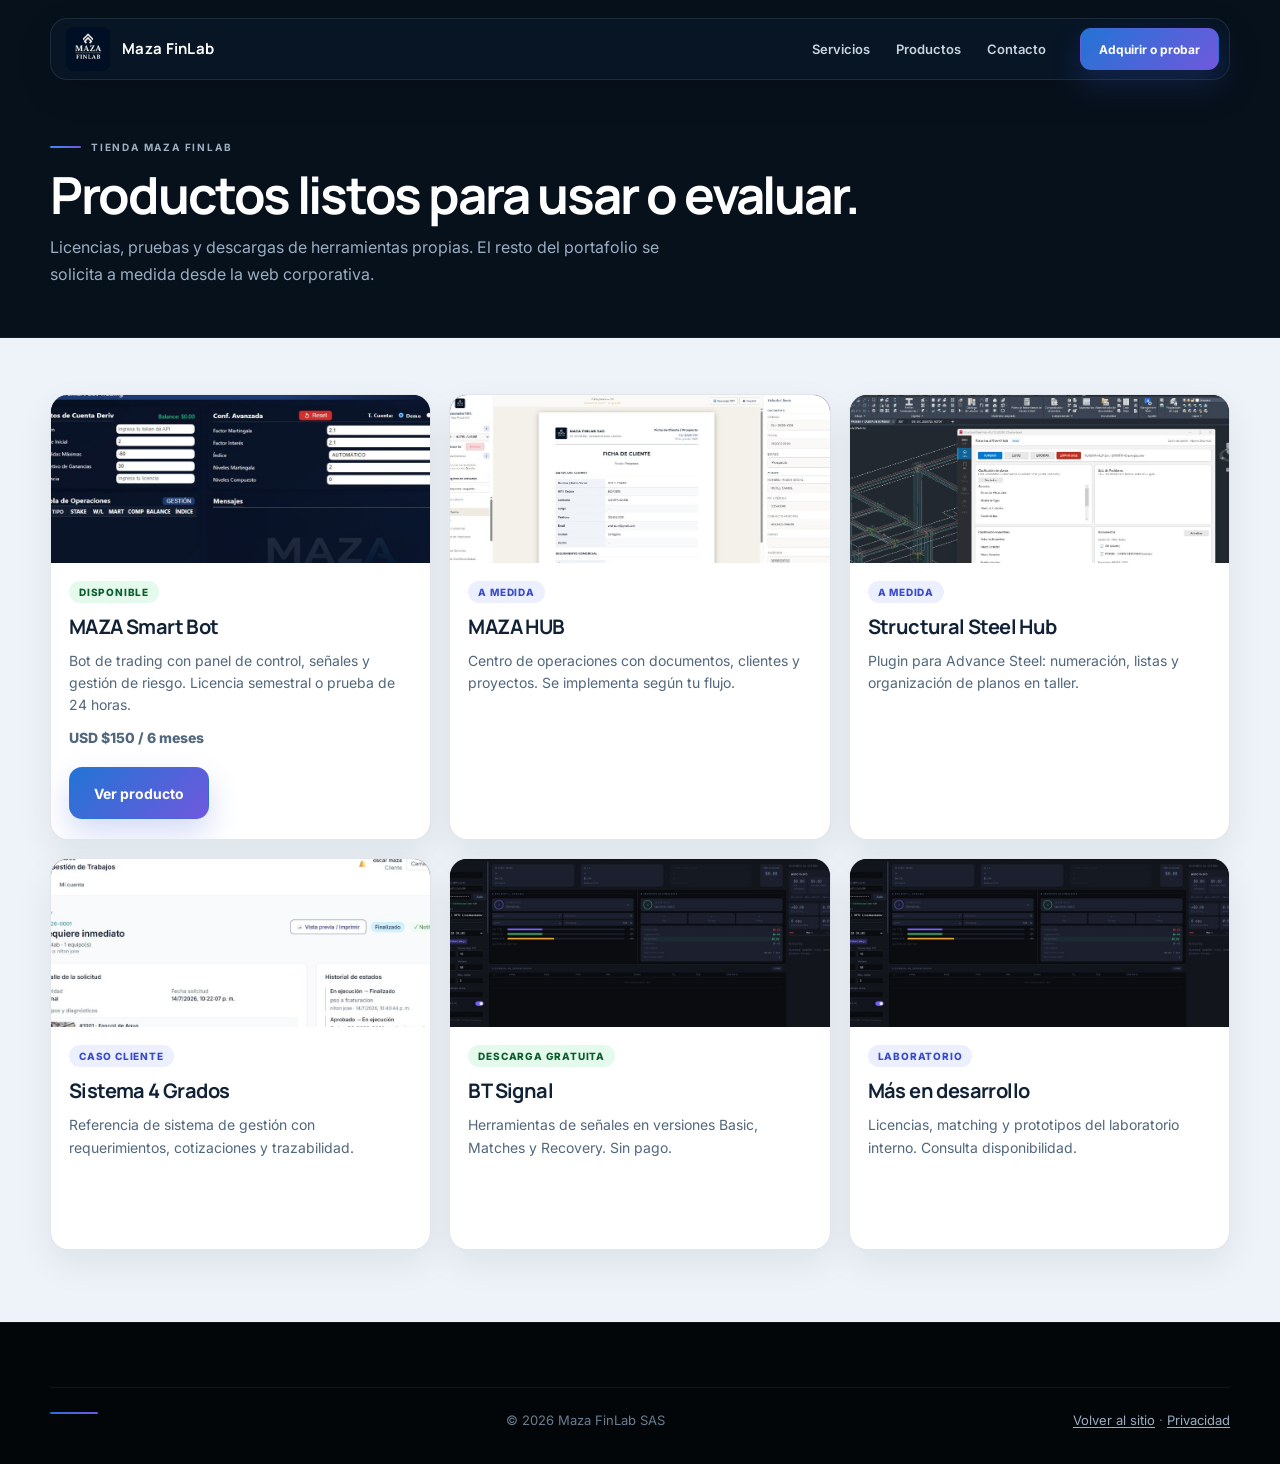
<file: tienda/index.html>
<!DOCTYPE html>
<html lang="es">
<head>
  <meta charset="utf-8">
  <meta name="viewport" content="width=device-width, initial-scale=1">
  <meta name="description" content="Tienda de productos Maza FinLab: Smart Bot, licencias, pruebas y herramientas de laboratorio.">
  <meta name="robots" content="index, follow">
  <link rel="canonical" href="https://mazafl.com/tienda/">
  <title>Tienda de productos | Maza FinLab</title>
  <link rel="icon" href="../assets/logo-maza-finlab.jpg" type="image/jpeg">
  <link rel="preconnect" href="https://fonts.googleapis.com">
  <link rel="preconnect" href="https://fonts.gstatic.com" crossorigin>
  <link href="https://fonts.googleapis.com/css2?family=Inter:wght@400;500;600;700&family=Manrope:wght@600;700;800&display=swap" rel="stylesheet">
  <link rel="stylesheet" href="../css/styles-v6.css">
  <link rel="stylesheet" href="../css/styles-v6-overrides.css">
  <link rel="stylesheet" href="css/store.css">
</head>
<body>
  <a class="skip-link" href="#contenido">Saltar al contenido</a>

  <header class="site-header">
    <div class="container header-inner">
      <a class="brand" href="../index.html#inicio" aria-label="Maza FinLab, inicio">
        <img src="../assets/logo-maza-finlab.jpg" alt="Maza FinLab">
        <span class="brand-wordmark brand-wordmark-simple"><strong>Maza FinLab</strong></span>
      </a>
      <button class="menu-toggle" type="button" aria-label="Abrir menú" aria-expanded="false">
        <span></span><span></span>
      </button>
      <nav class="main-nav" aria-label="Navegación">
        <a href="../index.html#servicios">Servicios</a>
        <a href="./" aria-current="page">Productos</a>
        <a href="../index.html#contacto">Contacto</a>
      </nav>
      <a class="button button-small button-primary header-cta" href="smart-bot.html">Adquirir o probar</a>
    </div>
  </header>

  <main id="contenido">
    <section class="store-hero">
      <div class="container">
        <div class="eyebrow"><span></span> Tienda Maza FinLab</div>
        <h1>Productos listos para usar o evaluar.</h1>
        <p>
          Licencias, pruebas y descargas de herramientas propias.
          El resto del portafolio se solicita a medida desde la web corporativa.
        </p>
      </div>
    </section>

    <section class="store-section">
      <div class="container store-grid">
        <article class="store-card">
          <div class="store-card-media">
            <img src="../assets/promo/ui-smartbot.png" alt="MAZA Smart Bot">
          </div>
          <div class="store-card-body">
            <span class="store-tag is-live">Disponible</span>
            <h2>MAZA Smart Bot</h2>
            <p>Bot de trading con panel de control, señales y gestión de riesgo. Licencia semestral o prueba de 24 horas.</p>
            <p class="store-price">USD $150 / 6 meses</p>
            <div class="store-card-actions">
              <a class="button button-primary" href="smart-bot.html">Ver producto</a>
              <a class="button button-secondary" href="pruebalo.html">Probar gratis</a>
            </div>
          </div>
        </article>

        <article class="store-card">
          <div class="store-card-media">
            <img src="../assets/promo/ui-hub.png" alt="MAZA HUB">
          </div>
          <div class="store-card-body">
            <span class="store-tag is-soon">A medida</span>
            <h2>MAZA HUB</h2>
            <p>Centro de operaciones con documentos, clientes y proyectos. Se implementa según tu flujo.</p>
            <div class="store-card-actions">
              <a class="button button-secondary" href="../index.html#contacto">Solicitar evaluación</a>
            </div>
          </div>
        </article>

        <article class="store-card">
          <div class="store-card-media">
            <img src="../assets/promo/ui-steel.png" alt="Structural Steel Hub">
          </div>
          <div class="store-card-body">
            <span class="store-tag is-soon">A medida</span>
            <h2>Structural Steel Hub</h2>
            <p>Plugin para Advance Steel: numeración, listas y organización de planos en taller.</p>
            <div class="store-card-actions">
              <a class="button button-secondary" href="../index.html#contacto">Solicitar evaluación</a>
            </div>
          </div>
        </article>

        <article class="store-card">
          <div class="store-card-media">
            <img src="../assets/promo/ui-4grados.png" alt="Sistema 4 Grados">
          </div>
          <div class="store-card-body">
            <span class="store-tag is-soon">Caso cliente</span>
            <h2>Sistema 4 Grados</h2>
            <p>Referencia de sistema de gestión con requerimientos, cotizaciones y trazabilidad.</p>
            <div class="store-card-actions">
              <a class="button button-secondary" href="../index.html#contacto">Desarrollar uno similar</a>
            </div>
          </div>
        </article>

        <article class="store-card">
          <div class="store-card-media">
            <img src="../assets/promo/ui-combobot.png" alt="BT Signal">
          </div>
          <div class="store-card-body">
            <span class="store-tag is-live">Descarga gratuita</span>
            <h2>BT Signal</h2>
            <p>Herramientas de señales en versiones Basic, Matches y Recovery. Sin pago.</p>
            <div class="store-card-actions">
              <a class="button button-secondary" href="#" data-download="bt-signal-basic">Basic</a>
              <a class="button button-secondary" href="#" data-download="bt-signal-matches">Matches</a>
              <a class="button button-secondary" href="#" data-download="bt-signal-recovery">Recovery</a>
            </div>
          </div>
        </article>

        <article class="store-card">
          <div class="store-card-media">
            <img src="../assets/promo/ui-combobot.png" alt="MAZA LAB">
          </div>
          <div class="store-card-body">
            <span class="store-tag is-soon">Laboratorio</span>
            <h2>Más en desarrollo</h2>
            <p>Licencias, matching y prototipos del laboratorio interno. Consulta disponibilidad.</p>
            <div class="store-card-actions">
              <a class="button button-secondary" href="../index.html#contacto">Hablar con el lab</a>
            </div>
          </div>
        </article>
      </div>
    </section>
  </main>

  <footer class="site-footer site-footer-grid">
    <div class="container">
      <div class="footer-bottom-v3">
        <div class="footer-line-accent" aria-hidden="true"></div>
        <span>&copy; <span id="current-year">2026</span> Maza FinLab SAS</span>
        <span><a href="../index.html">Volver al sitio</a> · <a href="../politica-privacidad.html">Privacidad</a></span>
      </div>
    </div>
  </footer>

  <script src="js/store-config.js"></script>
  <script src="js/store.js"></script>
  <script>
    document.querySelectorAll('[data-download]').forEach((el) => {
      el.addEventListener('click', (e) => {
        e.preventDefault();
        const base = (window.MAZA_STORE_CONFIG.apiBase || '').replace(/\/$/, '');
        if (!base) return alert('API de descargas aún no configurada.');
        window.location.href = `${base}/download/${el.dataset.download}`;
      });
    });
  </script>
</body>
</html>
</file>
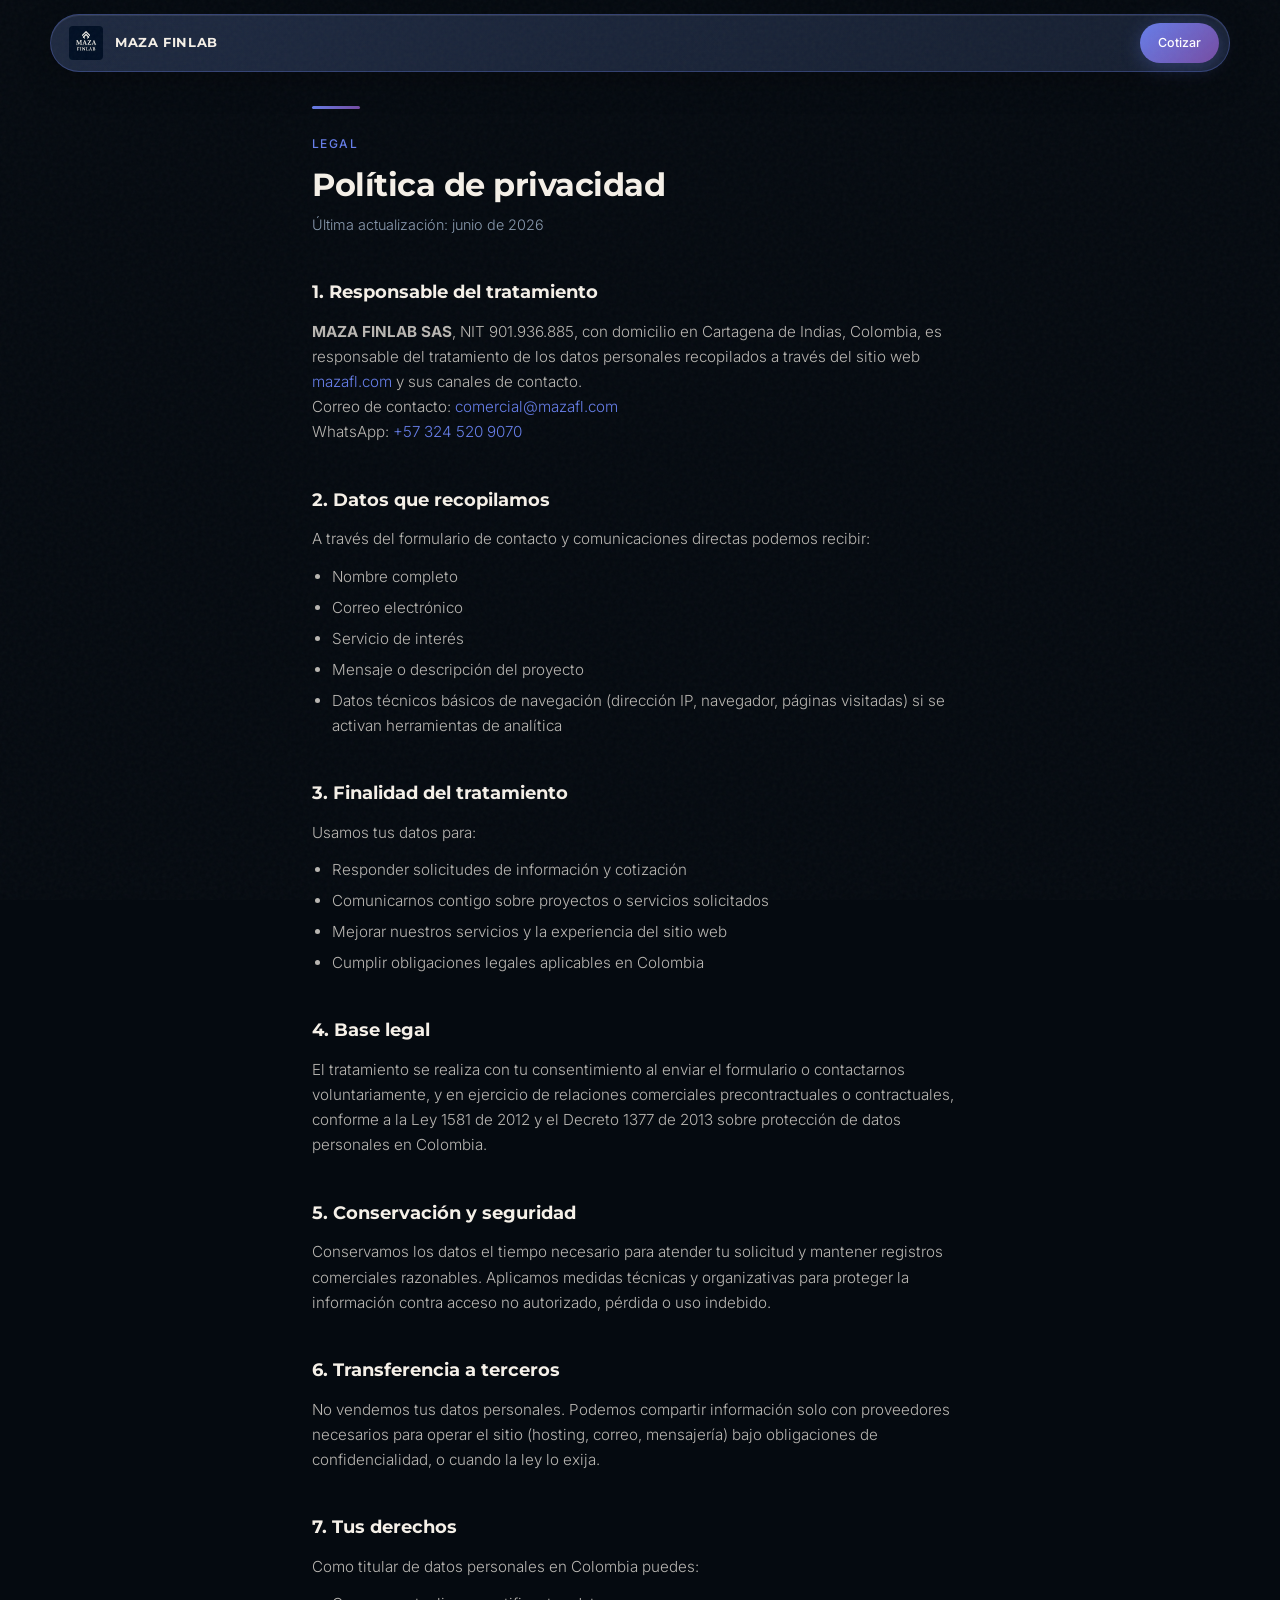
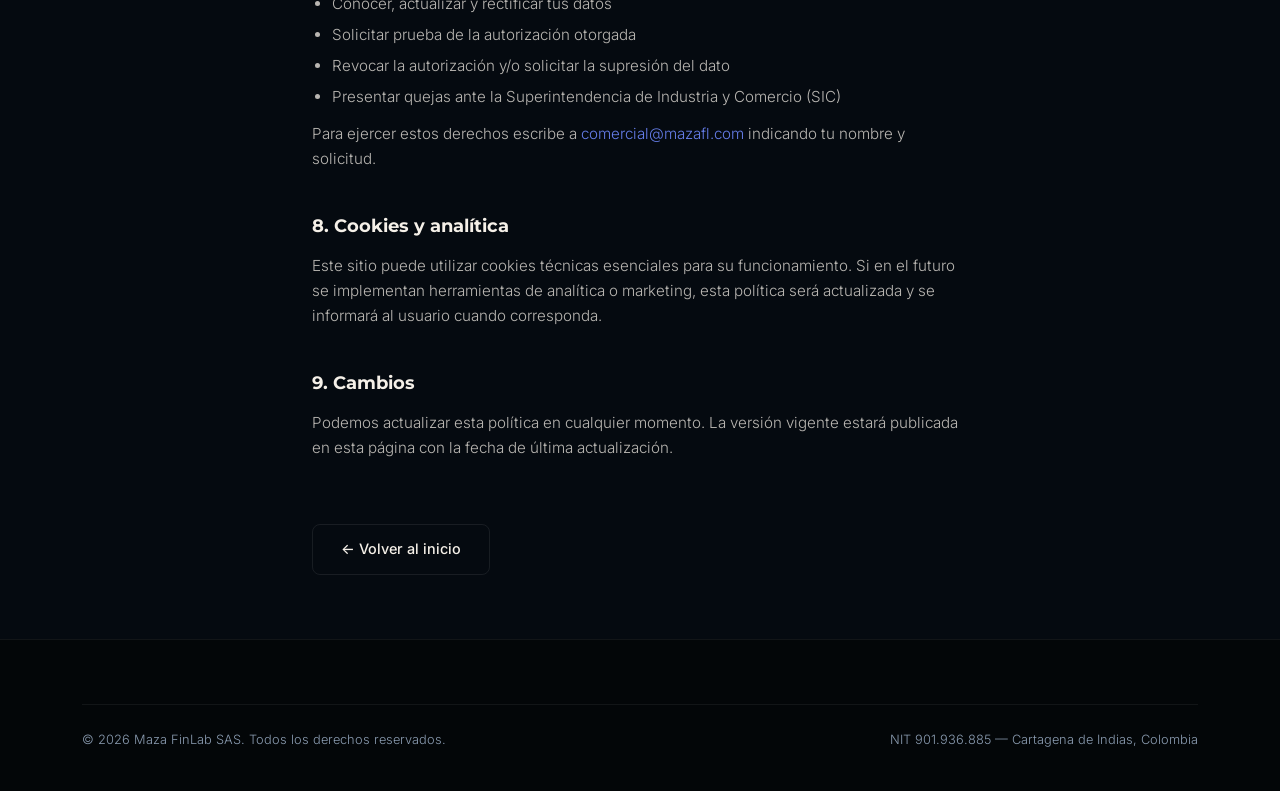
<file: politica-privacidad.html>
<!DOCTYPE html>
<html lang="es">
<head>
    <meta charset="UTF-8">
    <meta name="viewport" content="width=device-width, initial-scale=1.0">
    <meta name="description" content="Política de privacidad y tratamiento de datos personales de Maza FinLab SAS.">
    <meta name="robots" content="index, follow">
    <title>Política de privacidad — Maza FinLab</title>
    <link rel="canonical" href="https://mazafl.com/politica-privacidad.html">
    <link rel="icon" href="assets/logo-maza-finlab.jpg" type="image/jpeg">
    <link rel="preconnect" href="https://fonts.googleapis.com">
    <link rel="preconnect" href="https://fonts.gstatic.com" crossorigin>
    <link href="https://fonts.googleapis.com/css2?family=Inter:wght@300;400;500;600&family=Montserrat:wght@600;700;800&display=swap" rel="stylesheet">
    <link rel="stylesheet" href="css/styles.css">
</head>
<body class="site-cinematic legal-page">

    <div class="site-grain" aria-hidden="true"></div>

    <header class="header header-cinematic">
        <div class="header-pill">
            <nav class="nav">
                <a href="index.html" class="nav-logo">
                    <img src="assets/logo-maza-finlab.jpg" alt="Maza FinLab">
                    <span>Maza FinLab</span>
                </a>
                <a href="index.html#contacto" class="btn btn-primary btn-shine btn-nav-cta">Cotizar</a>
            </nav>
        </div>
    </header>

    <main class="legal-main">
        <div class="container legal-content">
            <div class="section-line-accent"></div>
            <span class="section-label">Legal</span>
            <h1 class="section-title">Política de privacidad</h1>
            <p class="legal-updated">Última actualización: junio de 2026</p>

            <section class="legal-block">
                <h2>1. Responsable del tratamiento</h2>
                <p>
                    <strong>MAZA FINLAB SAS</strong>, NIT 901.936.885, con domicilio en Cartagena de Indias, Colombia,
                    es responsable del tratamiento de los datos personales recopilados a través del sitio web
                    <a href="https://mazafl.com" class="contact-link">mazafl.com</a> y sus canales de contacto.
                </p>
                <p>
                    Correo de contacto: <a href="mailto:comercial@mazafl.com" class="contact-link">comercial@mazafl.com</a><br>
                    WhatsApp: <a href="https://wa.me/573245209070" class="contact-link">+57 324 520 9070</a>
                </p>
            </section>

            <section class="legal-block">
                <h2>2. Datos que recopilamos</h2>
                <p>A través del formulario de contacto y comunicaciones directas podemos recibir:</p>
                <ul>
                    <li>Nombre completo</li>
                    <li>Correo electrónico</li>
                    <li>Servicio de interés</li>
                    <li>Mensaje o descripción del proyecto</li>
                    <li>Datos técnicos básicos de navegación (dirección IP, navegador, páginas visitadas) si se activan herramientas de analítica</li>
                </ul>
            </section>

            <section class="legal-block">
                <h2>3. Finalidad del tratamiento</h2>
                <p>Usamos tus datos para:</p>
                <ul>
                    <li>Responder solicitudes de información y cotización</li>
                    <li>Comunicarnos contigo sobre proyectos o servicios solicitados</li>
                    <li>Mejorar nuestros servicios y la experiencia del sitio web</li>
                    <li>Cumplir obligaciones legales aplicables en Colombia</li>
                </ul>
            </section>

            <section class="legal-block">
                <h2>4. Base legal</h2>
                <p>
                    El tratamiento se realiza con tu consentimiento al enviar el formulario o contactarnos voluntariamente,
                    y en ejercicio de relaciones comerciales precontractuales o contractuales, conforme a la
                    Ley 1581 de 2012 y el Decreto 1377 de 2013 sobre protección de datos personales en Colombia.
                </p>
            </section>

            <section class="legal-block">
                <h2>5. Conservación y seguridad</h2>
                <p>
                    Conservamos los datos el tiempo necesario para atender tu solicitud y mantener registros comerciales razonables.
                    Aplicamos medidas técnicas y organizativas para proteger la información contra acceso no autorizado,
                    pérdida o uso indebido.
                </p>
            </section>

            <section class="legal-block">
                <h2>6. Transferencia a terceros</h2>
                <p>
                    No vendemos tus datos personales. Podemos compartir información solo con proveedores necesarios
                    para operar el sitio (hosting, correo, mensajería) bajo obligaciones de confidencialidad,
                    o cuando la ley lo exija.
                </p>
            </section>

            <section class="legal-block">
                <h2>7. Tus derechos</h2>
                <p>Como titular de datos personales en Colombia puedes:</p>
                <ul>
                    <li>Conocer, actualizar y rectificar tus datos</li>
                    <li>Solicitar prueba de la autorización otorgada</li>
                    <li>Revocar la autorización y/o solicitar la supresión del dato</li>
                    <li>Presentar quejas ante la Superintendencia de Industria y Comercio (SIC)</li>
                </ul>
                <p>
                    Para ejercer estos derechos escribe a
                    <a href="mailto:comercial@mazafl.com" class="contact-link">comercial@mazafl.com</a>
                    indicando tu nombre y solicitud.
                </p>
            </section>

            <section class="legal-block">
                <h2>8. Cookies y analítica</h2>
                <p>
                    Este sitio puede utilizar cookies técnicas esenciales para su funcionamiento.
                    Si en el futuro se implementan herramientas de analítica o marketing, esta política será actualizada
                    y se informará al usuario cuando corresponda.
                </p>
            </section>

            <section class="legal-block">
                <h2>9. Cambios</h2>
                <p>
                    Podemos actualizar esta política en cualquier momento. La versión vigente estará publicada en esta página
                    con la fecha de última actualización.
                </p>
            </section>

            <p class="legal-back">
                <a href="index.html" class="btn btn-outline">← Volver al inicio</a>
            </p>
        </div>
    </main>

    <footer class="footer footer-cinematic">
        <div class="container">
            <div class="footer-bottom">
                <span>&copy; 2026 Maza FinLab SAS. Todos los derechos reservados.</span>
                <span>NIT 901.936.885 — Cartagena de Indias, Colombia</span>
            </div>
        </div>
    </footer>

    <script src="js/main.js"></script>
</body>
</html>
</file>
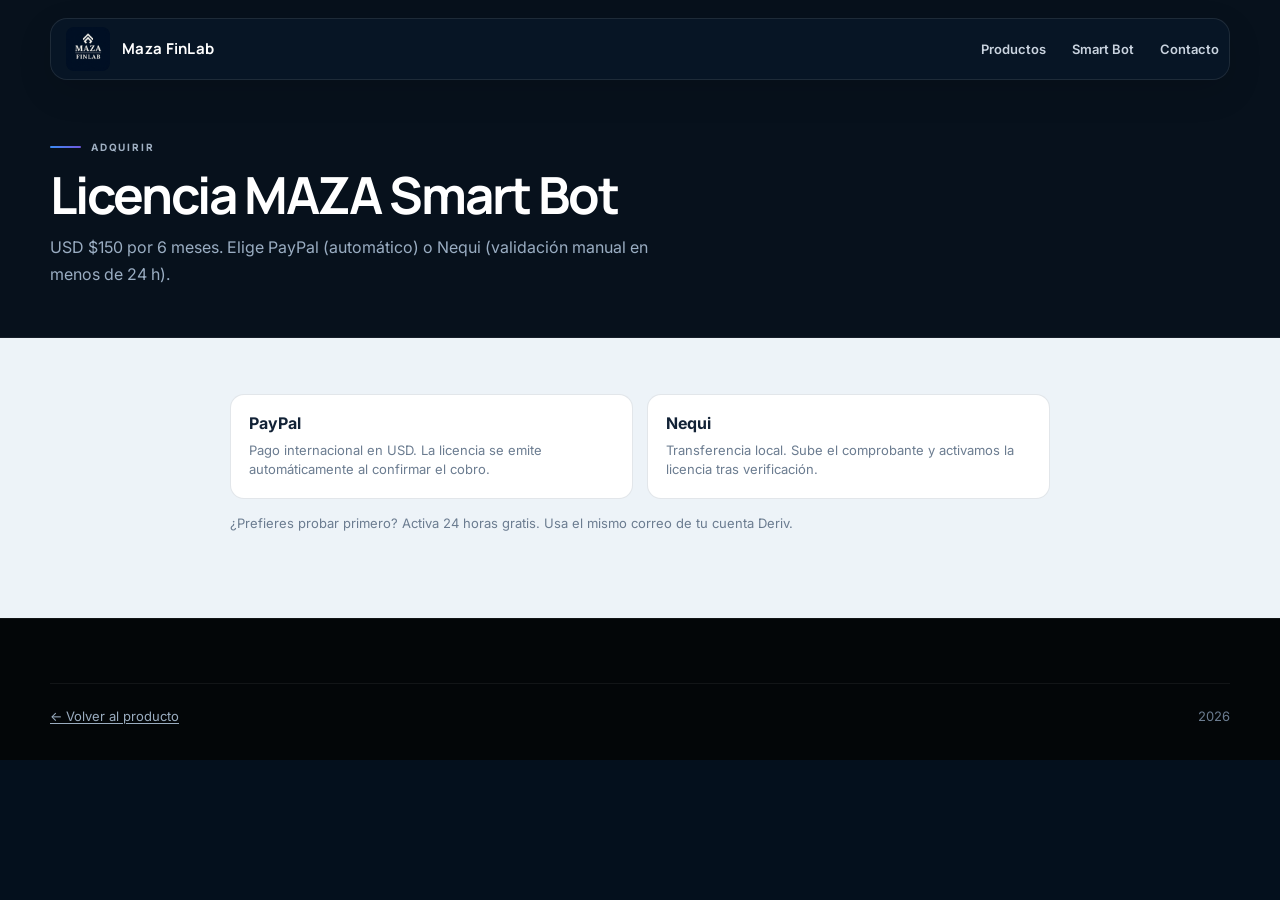
<file: tienda/adquirir.html>
<!DOCTYPE html>
<html lang="es">
<head>
  <meta charset="utf-8">
  <meta name="viewport" content="width=device-width, initial-scale=1">
  <title>Adquirir licencia | MAZA Smart Bot</title>
  <link rel="icon" href="../assets/logo-maza-finlab.jpg" type="image/jpeg">
  <link href="https://fonts.googleapis.com/css2?family=Inter:wght@400;500;600;700&family=Manrope:wght@600;700;800&display=swap" rel="stylesheet">
  <link rel="stylesheet" href="../css/styles-v6.css">
  <link rel="stylesheet" href="../css/styles-v6-overrides.css">
  <link rel="stylesheet" href="css/store.css">
</head>
<body>
  <header class="site-header">
    <div class="container header-inner">
      <a class="brand" href="../index.html#inicio">
        <img src="../assets/logo-maza-finlab.jpg" alt="Maza FinLab">
        <span class="brand-wordmark brand-wordmark-simple"><strong>Maza FinLab</strong></span>
      </a>
      <nav class="main-nav">
        <a href="./">Productos</a>
        <a href="smart-bot.html">Smart Bot</a>
        <a href="../index.html#contacto">Contacto</a>
      </nav>
    </div>
  </header>

  <main>
    <section class="store-hero">
      <div class="container">
        <div class="eyebrow"><span></span> Adquirir</div>
        <h1>Licencia MAZA Smart Bot</h1>
        <p>USD $150 por 6 meses. Elige PayPal (automático) o Nequi (validación manual en menos de 24 h).</p>
      </div>
    </section>

    <section class="store-section">
      <div class="container" style="max-width:820px">
        <div class="store-methods">
          <a class="store-method" href="pago-paypal.html">
            <strong>PayPal</strong>
            <span>Pago internacional en USD. La licencia se emite automáticamente al confirmar el cobro.</span>
          </a>
          <a class="store-method" href="pago-nequi.html">
            <strong>Nequi</strong>
            <span>Transferencia local. Sube el comprobante y activamos la licencia tras verificación.</span>
          </a>
        </div>
        <p class="store-note">
          ¿Prefieres probar primero? <a href="pruebalo.html">Activa 24 horas gratis</a>.
          Usa el mismo correo de tu cuenta Deriv.
        </p>
      </div>
    </section>
  </main>

  <footer class="site-footer site-footer-grid">
    <div class="container footer-bottom-v3">
      <span><a href="smart-bot.html">← Volver al producto</a></span>
      <span id="current-year">2026</span>
    </div>
  </footer>
  <script src="js/store-config.js"></script>
  <script src="js/store.js"></script>
</body>
</html>
</file>
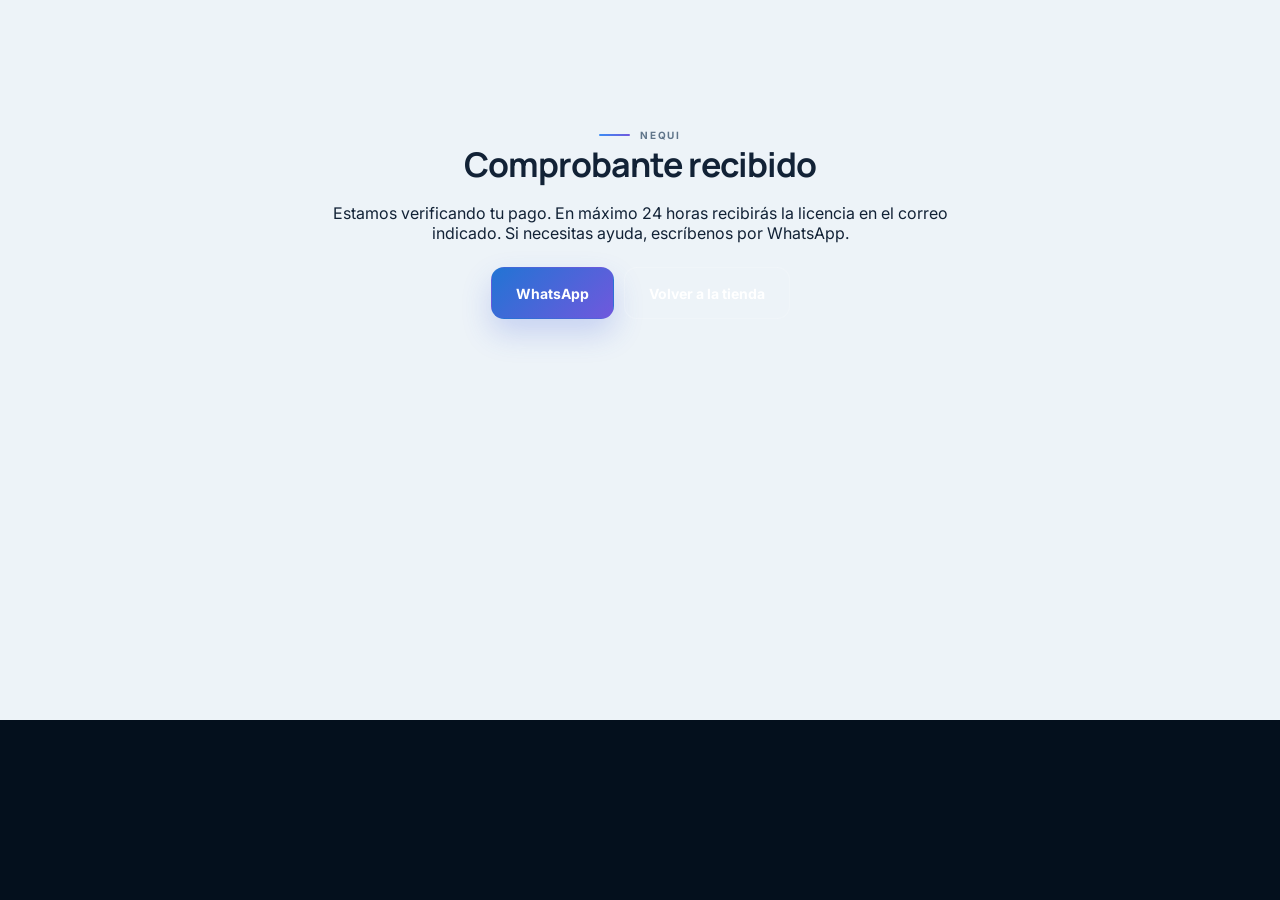
<file: tienda/comprobante-recibido.html>
<!DOCTYPE html>
<html lang="es">
<head>
  <meta charset="utf-8">
  <meta name="viewport" content="width=device-width, initial-scale=1">
  <title>Comprobante recibido | Maza FinLab</title>
  <link rel="icon" href="../assets/logo-maza-finlab.jpg" type="image/jpeg">
  <link href="https://fonts.googleapis.com/css2?family=Inter:wght@400;500;600;700&family=Manrope:wght@600;700;800&display=swap" rel="stylesheet">
  <link rel="stylesheet" href="../css/styles-v6.css">
  <link rel="stylesheet" href="../css/styles-v6-overrides.css">
  <link rel="stylesheet" href="css/store.css">
</head>
<body>
  <main>
    <section class="store-section" style="padding-top:120px;min-height:80vh">
      <div class="container store-confirm">
        <div class="eyebrow eyebrow-dark"><span></span> Nequi</div>
        <h1>Comprobante recibido</h1>
        <p>
          Estamos verificando tu pago. En máximo 24 horas recibirás la licencia
          en el correo indicado. Si necesitas ayuda, escríbenos por WhatsApp.
        </p>
        <div class="store-card-actions" style="justify-content:center;margin-top:24px">
          <a class="button button-primary" href="https://wa.me/573245209070" target="_blank" rel="noopener">WhatsApp</a>
          <a class="button button-secondary" href="./">Volver a la tienda</a>
        </div>
      </div>
    </section>
  </main>
</body>
</html>
</file>
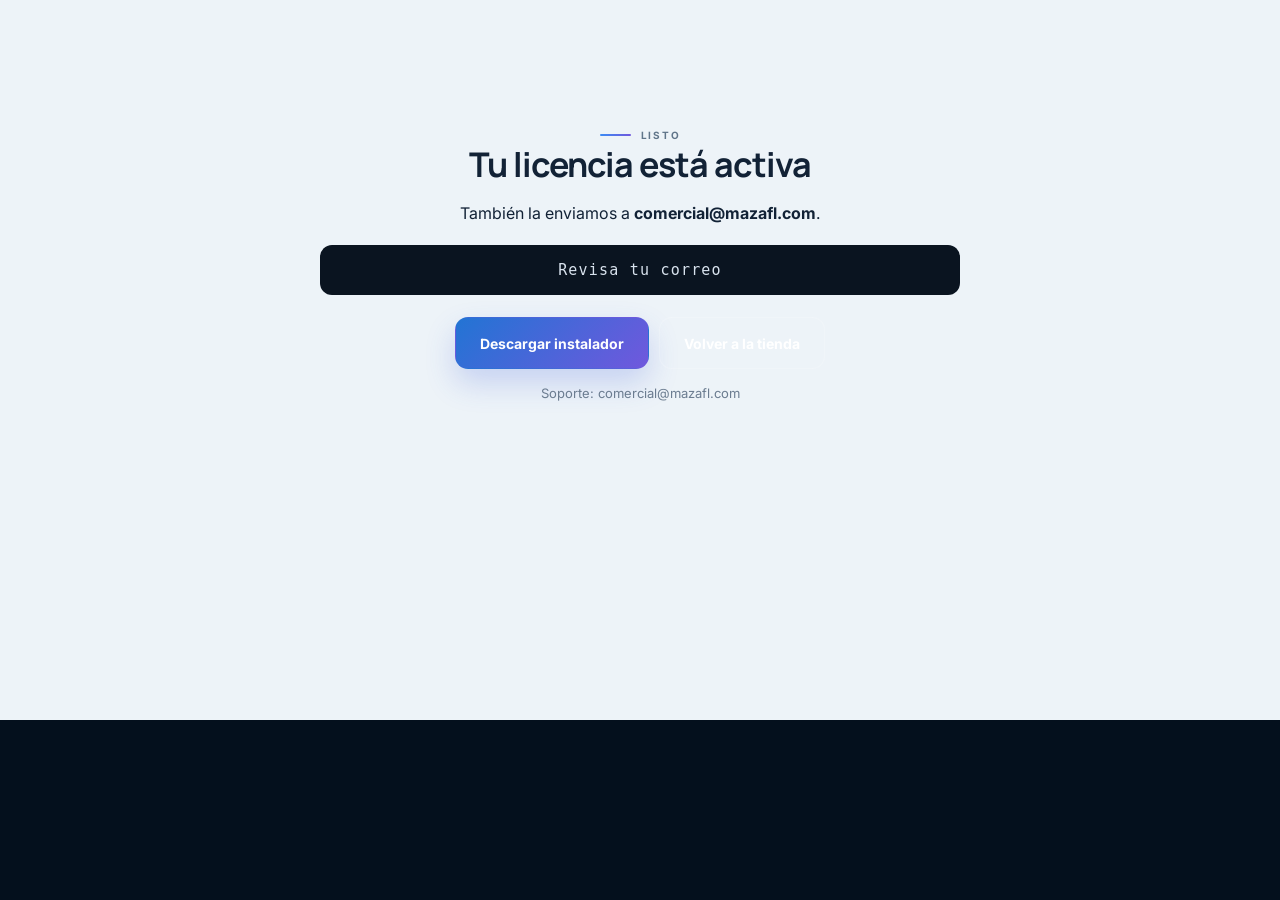
<file: tienda/confirmacion.html>
<!DOCTYPE html>
<html lang="es">
<head>
  <meta charset="utf-8">
  <meta name="viewport" content="width=device-width, initial-scale=1">
  <title>Licencia lista | Maza FinLab</title>
  <link rel="icon" href="../assets/logo-maza-finlab.jpg" type="image/jpeg">
  <link href="https://fonts.googleapis.com/css2?family=Inter:wght@400;500;600;700&family=Manrope:wght@600;700;800&display=swap" rel="stylesheet">
  <link rel="stylesheet" href="../css/styles-v6.css">
  <link rel="stylesheet" href="../css/styles-v6-overrides.css">
  <link rel="stylesheet" href="css/store.css">
</head>
<body>
  <main>
    <section class="store-section" style="padding-top:120px;min-height:80vh">
      <div class="container store-confirm">
        <div class="eyebrow eyebrow-dark"><span></span> Listo</div>
        <h1>Tu licencia está activa</h1>
        <p>También la enviamos a <strong id="confirm-email">tu correo</strong>.</p>
        <div class="license-box" id="license-key">—</div>
        <div class="store-card-actions" style="justify-content:center">
          <a class="button button-primary" id="download-bot" href="#">Descargar instalador</a>
          <a class="button button-secondary" href="./">Volver a la tienda</a>
        </div>
        <p class="store-note">Soporte: <a href="mailto:comercial@mazafl.com">comercial@mazafl.com</a></p>
      </div>
    </section>
  </main>
  <script src="js/store-config.js"></script>
  <script src="js/store.js"></script>
  <script>
    document.getElementById('download-bot')?.addEventListener('click', (e) => {
      e.preventDefault();
      const base = (window.MAZA_STORE_CONFIG.apiBase || '').replace(/\/$/, '');
      window.location.href = `${base}/download/maza-smart-bot`;
    });
  </script>
</body>
</html>
</file>
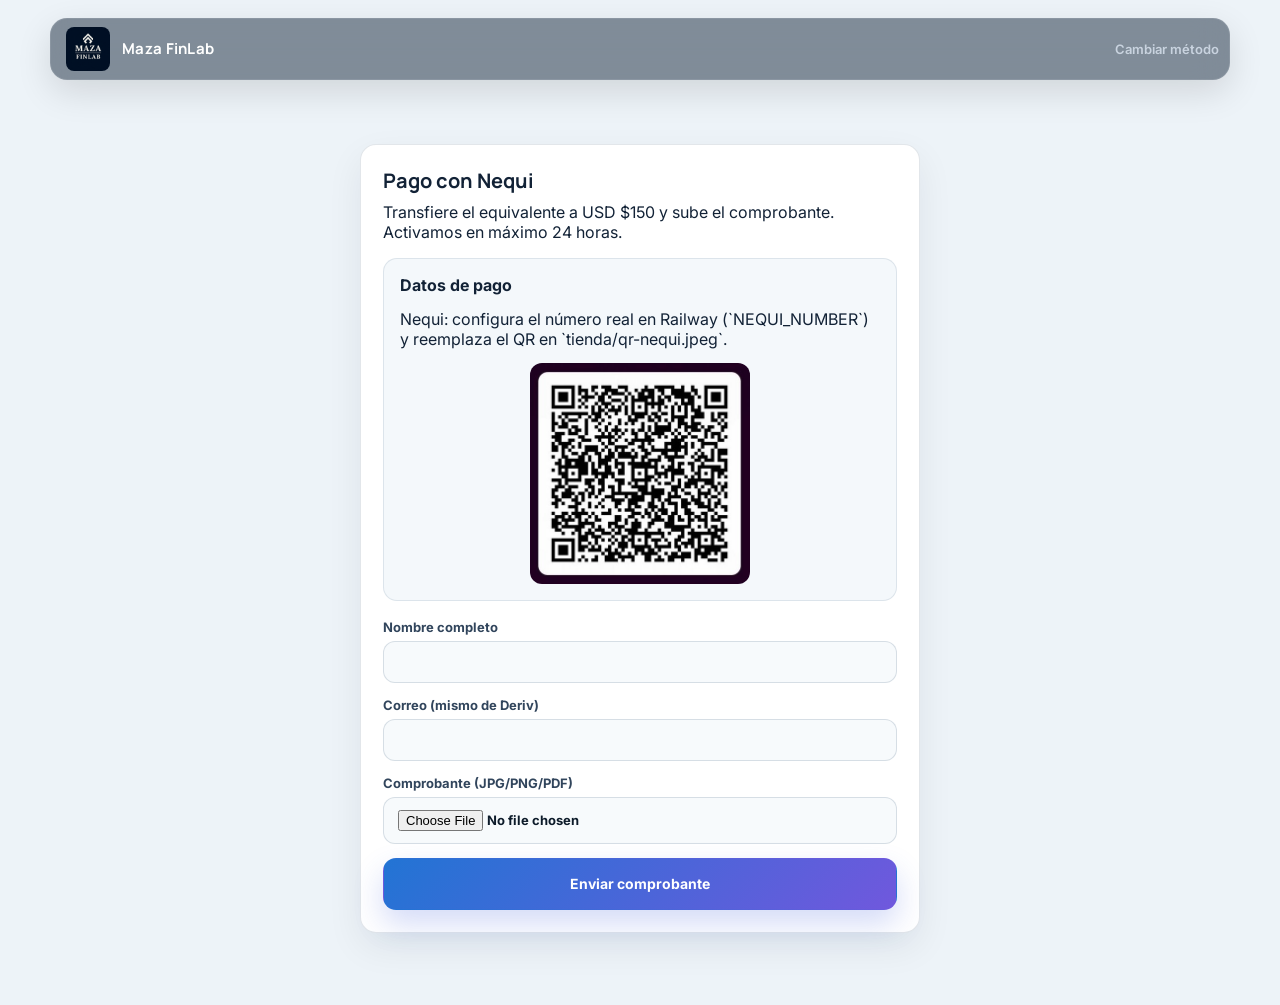
<file: tienda/pago-nequi.html>
<!DOCTYPE html>
<html lang="es">
<head>
  <meta charset="utf-8">
  <meta name="viewport" content="width=device-width, initial-scale=1">
  <title>Pagar con Nequi | MAZA Smart Bot</title>
  <link rel="icon" href="../assets/logo-maza-finlab.jpg" type="image/jpeg">
  <link href="https://fonts.googleapis.com/css2?family=Inter:wght@400;500;600;700&family=Manrope:wght@600;700;800&display=swap" rel="stylesheet">
  <link rel="stylesheet" href="../css/styles-v6.css">
  <link rel="stylesheet" href="../css/styles-v6-overrides.css">
  <link rel="stylesheet" href="css/store.css">
</head>
<body>
  <header class="site-header">
    <div class="container header-inner">
      <a class="brand" href="../index.html#inicio">
        <img src="../assets/logo-maza-finlab.jpg" alt="Maza FinLab">
        <span class="brand-wordmark brand-wordmark-simple"><strong>Maza FinLab</strong></span>
      </a>
      <nav class="main-nav"><a href="adquirir.html">Cambiar método</a></nav>
    </div>
  </header>

  <main>
    <section class="store-section" style="padding-top:120px">
      <div class="container" style="max-width:560px">
        <div class="store-panel">
          <h2>Pago con Nequi</h2>
          <p>Transfiere el equivalente a USD $150 y sube el comprobante. Activamos en máximo 24 horas.</p>

          <div class="nequi-box">
            <strong>Datos de pago</strong>
            <span>Nequi: configura el número real en Railway (`NEQUI_NUMBER`) y reemplaza el QR en `tienda/qr-nequi.jpeg`.</span>
            <img src="qr-nequi.jpeg" alt="Código QR Nequi" onerror="this.style.display='none'">
          </div>

          <form id="nequi-form" class="store-form" style="margin-top:18px" enctype="multipart/form-data">
            <label>
              Nombre completo
              <input name="nombre" type="text" required autocomplete="name">
            </label>
            <label>
              Correo (mismo de Deriv)
              <input name="email" type="email" required autocomplete="email">
            </label>
            <label>
              Comprobante (JPG/PNG/PDF)
              <input name="comprobante" type="file" accept="image/*,.pdf" required>
            </label>
            <button class="button button-primary" type="submit">Enviar comprobante</button>
          </form>
          <div id="nequi-feedback" class="store-feedback" hidden></div>
        </div>
      </div>
    </section>
  </main>

  <script src="js/store-config.js"></script>
  <script src="js/store.js"></script>
</body>
</html>
</file>
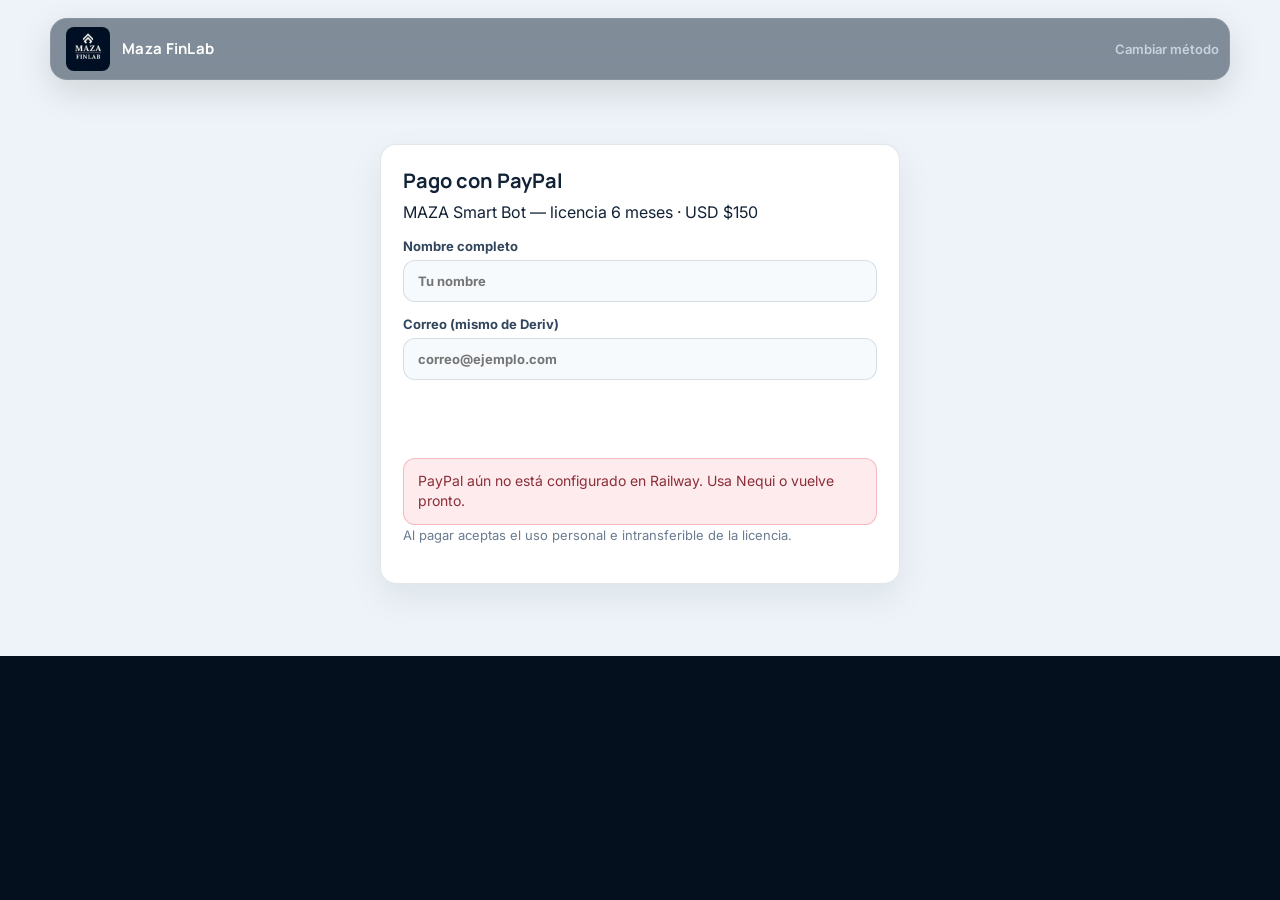
<file: tienda/pago-paypal.html>
<!DOCTYPE html>
<html lang="es">
<head>
  <meta charset="utf-8">
  <meta name="viewport" content="width=device-width, initial-scale=1">
  <title>Pagar con PayPal | MAZA Smart Bot</title>
  <link rel="icon" href="../assets/logo-maza-finlab.jpg" type="image/jpeg">
  <link href="https://fonts.googleapis.com/css2?family=Inter:wght@400;500;600;700&family=Manrope:wght@600;700;800&display=swap" rel="stylesheet">
  <link rel="stylesheet" href="../css/styles-v6.css">
  <link rel="stylesheet" href="../css/styles-v6-overrides.css">
  <link rel="stylesheet" href="css/store.css">
</head>
<body>
  <header class="site-header">
    <div class="container header-inner">
      <a class="brand" href="../index.html#inicio">
        <img src="../assets/logo-maza-finlab.jpg" alt="Maza FinLab">
        <span class="brand-wordmark brand-wordmark-simple"><strong>Maza FinLab</strong></span>
      </a>
      <nav class="main-nav"><a href="adquirir.html">Cambiar método</a></nav>
    </div>
  </header>

  <main>
    <section class="store-section" style="padding-top:120px">
      <div class="container" style="max-width:520px">
        <div class="store-panel">
          <h2>Pago con PayPal</h2>
          <p>MAZA Smart Bot — licencia 6 meses · USD $150</p>
          <div class="store-form">
            <label>
              Nombre completo
              <input id="paypal-nombre" type="text" autocomplete="name" required placeholder="Tu nombre">
            </label>
            <label>
              Correo (mismo de Deriv)
              <input id="paypal-email" type="email" autocomplete="email" required placeholder="correo@ejemplo.com">
            </label>
          </div>
          <div id="paypal-buttons" style="margin-top:18px"></div>
          <div id="paypal-feedback" class="store-feedback" hidden></div>
          <p class="store-note">Al pagar aceptas el uso personal e intransferible de la licencia.</p>
        </div>
      </div>
    </section>
  </main>

  <script src="js/store-config.js"></script>
  <script src="js/store.js"></script>
</body>
</html>
</file>
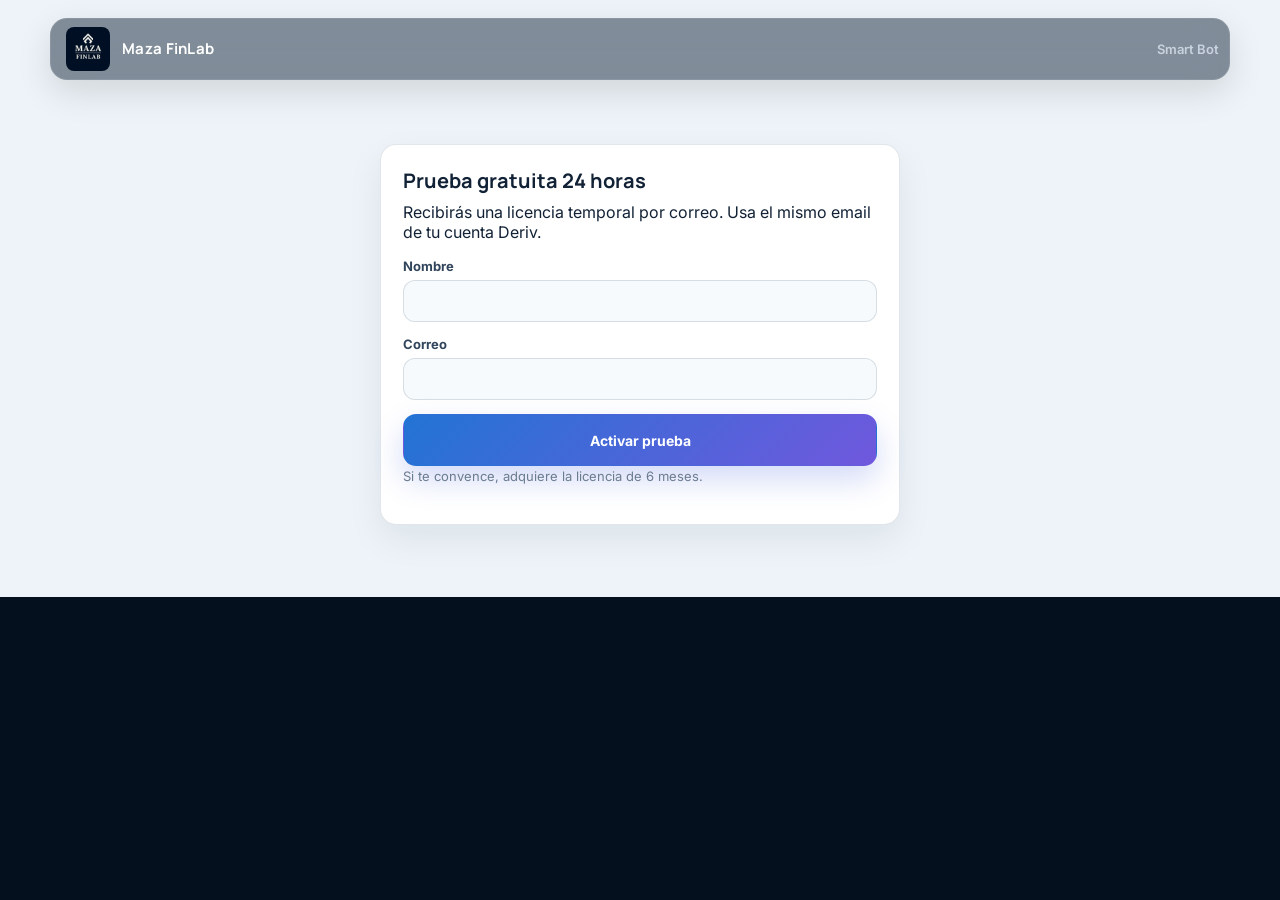
<file: tienda/pruebalo.html>
<!DOCTYPE html>
<html lang="es">
<head>
  <meta charset="utf-8">
  <meta name="viewport" content="width=device-width, initial-scale=1">
  <title>Probar MAZA Smart Bot 24h</title>
  <link rel="icon" href="../assets/logo-maza-finlab.jpg" type="image/jpeg">
  <link href="https://fonts.googleapis.com/css2?family=Inter:wght@400;500;600;700&family=Manrope:wght@600;700;800&display=swap" rel="stylesheet">
  <link rel="stylesheet" href="../css/styles-v6.css">
  <link rel="stylesheet" href="../css/styles-v6-overrides.css">
  <link rel="stylesheet" href="css/store.css">
</head>
<body>
  <header class="site-header">
    <div class="container header-inner">
      <a class="brand" href="../index.html#inicio">
        <img src="../assets/logo-maza-finlab.jpg" alt="Maza FinLab">
        <span class="brand-wordmark brand-wordmark-simple"><strong>Maza FinLab</strong></span>
      </a>
      <nav class="main-nav"><a href="smart-bot.html">Smart Bot</a></nav>
    </div>
  </header>

  <main>
    <section class="store-section" style="padding-top:120px">
      <div class="container" style="max-width:520px">
        <div class="store-panel">
          <h2>Prueba gratuita 24 horas</h2>
          <p>Recibirás una licencia temporal por correo. Usa el mismo email de tu cuenta Deriv.</p>
          <form id="trial-form" class="store-form">
            <label>
              Nombre
              <input name="nombre" type="text" required autocomplete="name">
            </label>
            <label>
              Correo
              <input name="email" type="email" required autocomplete="email">
            </label>
            <button class="button button-primary" type="submit">Activar prueba</button>
          </form>
          <div id="trial-feedback" class="store-feedback" hidden></div>
          <p class="store-note">Si te convence, <a href="adquirir.html">adquiere la licencia de 6 meses</a>.</p>
        </div>
      </div>
    </section>
  </main>

  <script src="js/store-config.js"></script>
  <script src="js/store.js"></script>
</body>
</html>
</file>
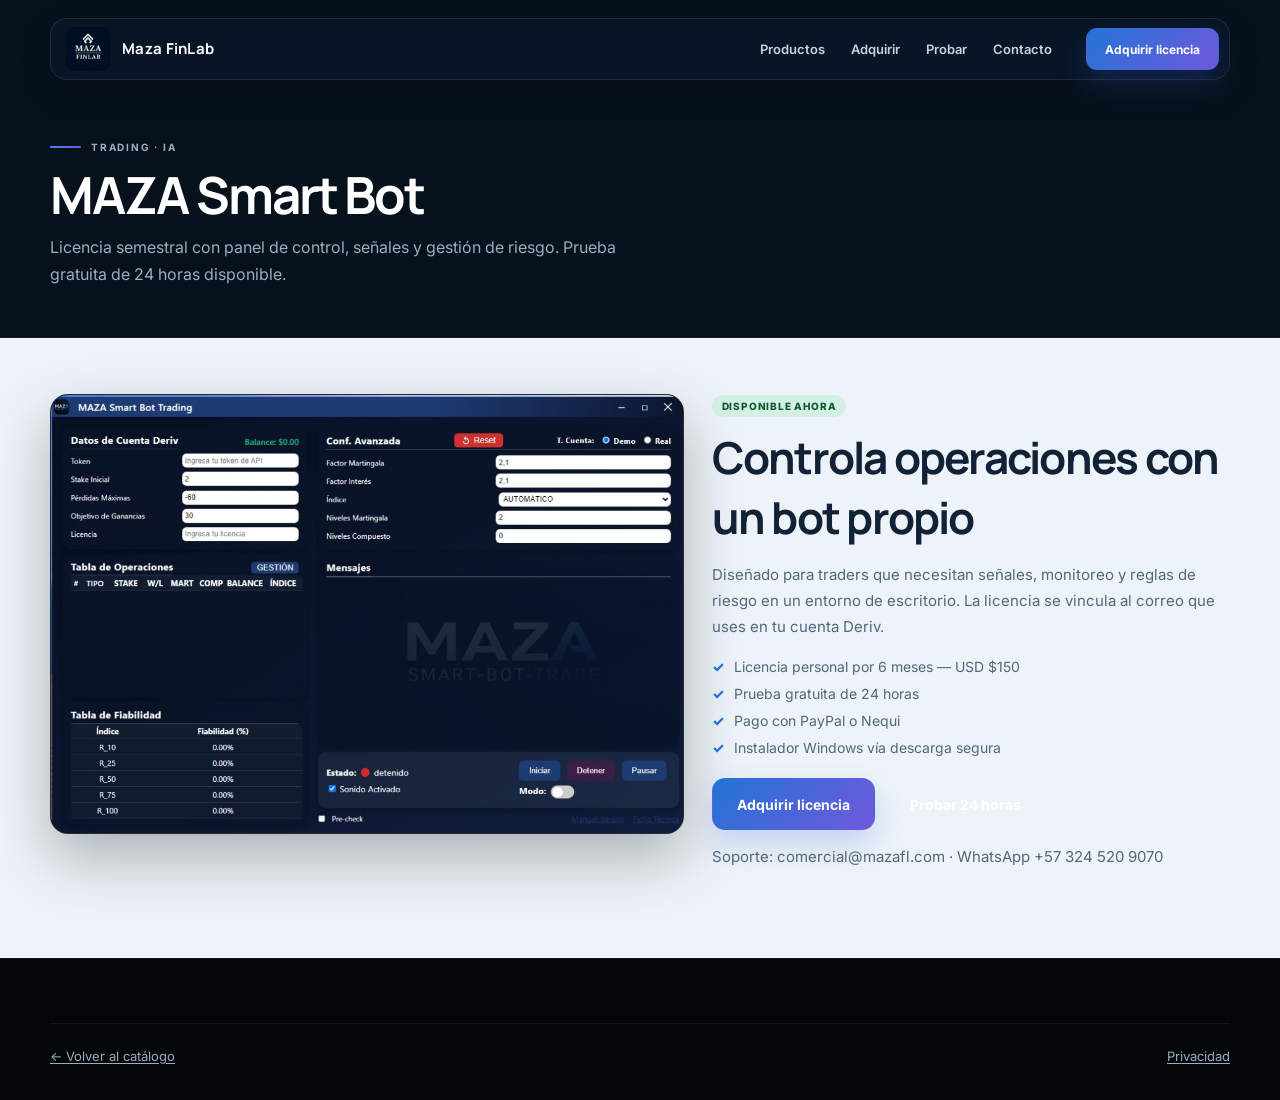
<file: tienda/smart-bot.html>
<!DOCTYPE html>
<html lang="es">
<head>
  <meta charset="utf-8">
  <meta name="viewport" content="width=device-width, initial-scale=1">
  <title>MAZA Smart Bot | Tienda Maza FinLab</title>
  <link rel="canonical" href="https://mazafl.com/tienda/smart-bot.html">
  <link rel="icon" href="../assets/logo-maza-finlab.jpg" type="image/jpeg">
  <link href="https://fonts.googleapis.com/css2?family=Inter:wght@400;500;600;700&family=Manrope:wght@600;700;800&display=swap" rel="stylesheet">
  <link rel="stylesheet" href="../css/styles-v6.css">
  <link rel="stylesheet" href="../css/styles-v6-overrides.css">
  <link rel="stylesheet" href="css/store.css">
</head>
<body>
  <header class="site-header">
    <div class="container header-inner">
      <a class="brand" href="../index.html#inicio">
        <img src="../assets/logo-maza-finlab.jpg" alt="Maza FinLab">
        <span class="brand-wordmark brand-wordmark-simple"><strong>Maza FinLab</strong></span>
      </a>
      <nav class="main-nav">
        <a href="./">Productos</a>
        <a href="adquirir.html">Adquirir</a>
        <a href="pruebalo.html">Probar</a>
        <a href="../index.html#contacto">Contacto</a>
      </nav>
      <a class="button button-small button-primary header-cta" href="adquirir.html">Adquirir licencia</a>
    </div>
  </header>

  <main>
    <section class="store-hero">
      <div class="container">
        <div class="eyebrow"><span></span> Trading · IA</div>
        <h1>MAZA Smart Bot</h1>
        <p>Licencia semestral con panel de control, señales y gestión de riesgo. Prueba gratuita de 24 horas disponible.</p>
      </div>
    </section>

    <section class="store-section">
      <div class="container store-detail">
        <div class="store-detail-media">
          <img src="../assets/promo/ui-smartbot.png" alt="Interfaz MAZA Smart Bot">
        </div>
        <div class="store-detail-copy">
          <span class="store-tag is-live">Disponible ahora</span>
          <h1>Controla operaciones con un bot propio</h1>
          <p>
            Diseñado para traders que necesitan señales, monitoreo y reglas de riesgo
            en un entorno de escritorio. La licencia se vincula al correo que uses
            en tu cuenta Deriv.
          </p>
          <ul>
            <li>Licencia personal por 6 meses — USD $150</li>
            <li>Prueba gratuita de 24 horas</li>
            <li>Pago con PayPal o Nequi</li>
            <li>Instalador Windows vía descarga segura</li>
          </ul>
          <div class="store-card-actions" style="margin-top:22px">
            <a class="button button-primary" href="adquirir.html">Adquirir licencia</a>
            <a class="button button-secondary" href="pruebalo.html">Probar 24 horas</a>
          </div>
          <p class="store-note">
            Soporte: <a href="mailto:comercial@mazafl.com">comercial@mazafl.com</a>
            · WhatsApp <a href="https://wa.me/573245209070" target="_blank" rel="noopener">+57 324 520 9070</a>
          </p>
        </div>
      </div>
    </section>
  </main>

  <footer class="site-footer site-footer-grid">
    <div class="container footer-bottom-v3">
      <span><a href="./">← Volver al catálogo</a></span>
      <span><a href="../politica-privacidad.html">Privacidad</a></span>
    </div>
  </footer>
  <script src="js/store-config.js"></script>
  <script src="js/store.js"></script>
</body>
</html>
</file>
<file: css/styles-v6.css>
:root {
  --navy-950: #04101d;
  --navy-925: #061321;
  --navy-900: #071625;
  --navy-850: #0a1d31;
  --navy-800: #102a45;
  --blue-650: #1f65c1;
  --blue-600: #2274d4;
  --blue-500: #3b8cf4;
  --blue-400: #68aeef;
  --violet-500: #7058dd;
  --ice-100: #f6f9fc;
  --ice-200: #edf3f8;
  --white: #ffffff;
  --ink-900: #122236;
  --ink-700: #41576d;
  --ink-500: #738396;
  --border-light: rgba(18, 54, 86, .12);
  --border-dark: rgba(151, 192, 235, .14);
  --shadow-soft: 0 22px 55px rgba(4, 23, 42, .09);
  --shadow-dark: 0 30px 90px rgba(0, 8, 22, .42);
  --radius-sm: 14px;
  --radius-md: 20px;
  --radius-lg: 28px;
  --container: 1180px;
}

* {
  box-sizing: border-box;
}

html {
  scroll-behavior: smooth;
  scroll-padding-top: 96px;
}

body {
  margin: 0;
  background: var(--navy-950);
  color: var(--white);
  font-family: Inter, "Segoe UI", Arial, sans-serif;
  text-rendering: optimizeLegibility;
  -webkit-font-smoothing: antialiased;
  overflow-x: hidden;
}

body.menu-open {
  overflow: hidden;
}

img {
  display: block;
  max-width: 100%;
}

a {
  color: inherit;
  text-decoration: none;
}

button,
input,
select,
textarea {
  font: inherit;
}

button {
  border: 0;
}

.skip-link {
  position: fixed;
  top: 8px;
  left: 8px;
  z-index: 999;
  padding: 10px 14px;
  border-radius: 9px;
  background: var(--white);
  color: var(--ink-900);
  transform: translateY(-150%);
  transition: transform .2s ease;
}

.skip-link:focus {
  transform: translateY(0);
}

.container {
  width: min(calc(100% - 40px), var(--container));
  margin-inline: auto;
}

/* Header */

.site-header {
  position: fixed;
  inset: 0 0 auto;
  z-index: 100;
  padding: 18px 0;
  transition:
    padding .28s ease,
    background .28s ease,
    border-color .28s ease,
    backdrop-filter .28s ease;
}

.site-header.scrolled {
  padding: 9px 0;
  border-bottom: 1px solid rgba(255, 255, 255, .07);
  background: rgba(4, 16, 29, .82);
  backdrop-filter: blur(18px);
}

.header-inner {
  min-height: 58px;
  display: flex;
  align-items: center;
  gap: 34px;
  padding: 8px 10px 8px 15px;
  border: 1px solid rgba(255, 255, 255, .09);
  border-radius: 17px;
  background: rgba(10, 29, 49, .48);
  box-shadow: 0 12px 35px rgba(0, 0, 0, .12);
  backdrop-filter: blur(17px);
}

.site-header.scrolled .header-inner {
  border-color: transparent;
  background: transparent;
  box-shadow: none;
}

.brand {
  display: inline-flex;
  align-items: center;
  gap: 12px;
  flex: 0 0 auto;
}

.brand img {
  width: 39px;
  height: 39px;
  object-fit: contain;
}

.brand-wordmark {
  display: grid;
  line-height: .82;
}

.brand-wordmark strong {
  font: 800 18px/1 Manrope, "Segoe UI", sans-serif;
  letter-spacing: .14em;
}

.brand-wordmark small {
  margin-top: 7px;
  color: var(--blue-400);
  font: 700 10px/1 Manrope, "Segoe UI", sans-serif;
  letter-spacing: .48em;
}

.main-nav {
  display: flex;
  align-items: center;
  gap: 26px;
  margin-left: auto;
}

.main-nav a {
  position: relative;
  padding: 9px 0;
  color: #c9d3df;
  font-size: 13px;
  font-weight: 600;
  transition: color .2s ease;
}

.main-nav a::after {
  content: "";
  position: absolute;
  right: 0;
  bottom: 2px;
  left: 0;
  height: 1px;
  background: var(--blue-400);
  transform: scaleX(0);
  transform-origin: center;
  transition: transform .2s ease;
}

.main-nav a:hover,
.main-nav a.active {
  color: var(--white);
}

.main-nav a:hover::after,
.main-nav a.active::after {
  transform: scaleX(1);
}

.menu-toggle {
  display: none;
  width: 44px;
  height: 44px;
  margin-left: auto;
  background: transparent;
  cursor: pointer;
}

.menu-toggle span {
  display: block;
  width: 23px;
  height: 2px;
  margin: 6px auto;
  border-radius: 2px;
  background: var(--white);
  transition: transform .22s ease;
}

/* Buttons */

.button {
  min-height: 52px;
  display: inline-flex;
  align-items: center;
  justify-content: center;
  gap: 11px;
  padding: 0 24px;
  border: 1px solid transparent;
  border-radius: 13px;
  font-size: 14px;
  font-weight: 700;
  cursor: pointer;
  transition:
    transform .22s ease,
    border-color .22s ease,
    background .22s ease,
    box-shadow .22s ease;
}

.button svg {
  width: 19px;
  fill: none;
  stroke: currentColor;
  stroke-width: 1.8;
}

.button:hover {
  transform: translateY(-2px);
}

.button-small {
  min-height: 42px;
  padding: 0 18px;
  border-radius: 11px;
  font-size: 12px;
}

.button-primary {
  color: var(--white);
  background: linear-gradient(135deg, var(--blue-600), var(--violet-500));
  box-shadow: 0 14px 30px rgba(57, 90, 220, .22);
}

.button-primary:hover {
  box-shadow: 0 19px 42px rgba(57, 90, 220, .34);
}

.button-secondary {
  color: var(--white);
  border-color: rgba(255, 255, 255, .16);
  background: rgba(255, 255, 255, .035);
}

.button-secondary:hover {
  border-color: rgba(255, 255, 255, .34);
  background: rgba(255, 255, 255, .07);
}

.button-light {
  color: var(--navy-950);
  background: var(--white);
  box-shadow: 0 16px 34px rgba(0, 0, 0, .14);
}

.button-full {
  width: 100%;
}

/* Shared type */

.eyebrow {
  display: inline-flex;
  align-items: center;
  gap: 10px;
  color: #9fafc1;
  font-size: 10px;
  font-weight: 700;
  letter-spacing: .18em;
  text-transform: uppercase;
}

.eyebrow > span {
  width: 31px;
  height: 2px;
  border-radius: 2px;
  background: linear-gradient(90deg, var(--blue-500), var(--violet-500));
}

.eyebrow-dark {
  color: #60758a;
}

h1,
h2,
h3,
p {
  overflow-wrap: break-word;
}

h1,
h2,
h3 {
  font-family: Manrope, "Segoe UI", Arial, sans-serif;
}

.section {
  padding: 118px 0;
}

.section-head {
  display: grid;
  grid-template-columns: minmax(0, 1.05fr) minmax(300px, .75fr);
  align-items: end;
  gap: 80px;
  margin-bottom: 54px;
}

.section-head h2,
.statement-copy h2,
.company-copy h2,
.contact-copy h2 {
  margin: 17px 0 0;
  color: var(--ink-900);
  font-size: clamp(36px, 4vw, 55px);
  line-height: 1.08;
  letter-spacing: -.045em;
}

.section-head > p {
  max-width: 520px;
  margin: 0;
  color: var(--ink-700);
  font-size: 15px;
  line-height: 1.82;
}

.section-head-dark h2 {
  color: var(--white);
}

.section-head-dark > p {
  color: #9cacbd;
}

/* Hero */

.hero {
  position: relative;
  min-height: 900px;
  overflow: hidden;
  padding: 154px 0 42px;
  background:
    radial-gradient(circle at 72% 25%, rgba(34, 116, 212, .14), transparent 31%),
    linear-gradient(150deg, var(--navy-900), var(--navy-950) 62%, #071d35);
}

.hero-grid-bg {
  position: absolute;
  inset: 0;
  opacity: .19;
  background-image:
    linear-gradient(rgba(104, 174, 239, .07) 1px, transparent 1px),
    linear-gradient(90deg, rgba(104, 174, 239, .07) 1px, transparent 1px);
  background-size: 74px 74px;
  mask-image: linear-gradient(to bottom, #000, transparent 83%);
}

.hero-glow {
  position: absolute;
  right: 7%;
  bottom: 2%;
  width: 430px;
  height: 430px;
  border-radius: 50%;
  background: rgba(112, 88, 221, .09);
  filter: blur(100px);
}

.hero-layout {
  position: relative;
  display: grid;
  grid-template-columns: minmax(0, .86fr) minmax(0, 1.14fr);
  align-items: center;
  gap: 70px;
}

.hero-copy {
  position: relative;
  z-index: 4;
  padding: 30px 0 35px;
}

.hero-copy h1 {
  max-width: 630px;
  margin: 27px 0 0;
  font-size: clamp(48px, 5.2vw, 74px);
  line-height: 1.02;
  letter-spacing: -.052em;
}

.hero-lead {
  max-width: 605px;
  margin: 28px 0 0;
  color: #acb8c7;
  font-size: 17px;
  line-height: 1.78;
}

.hero-actions {
  display: flex;
  gap: 12px;
  margin-top: 36px;
}

.hero-points {
  display: grid;
  grid-template-columns: repeat(3, minmax(0, 1fr));
  gap: 17px;
  margin-top: 47px;
  padding-top: 27px;
  border-top: 1px solid rgba(255, 255, 255, .09);
}

.hero-points div {
  display: grid;
  gap: 7px;
}

.hero-points strong {
  color: var(--blue-400);
  font-size: 10px;
  letter-spacing: .15em;
}

.hero-points span {
  color: #d6dee8;
  font-size: 12px;
  line-height: 1.48;
}

.hero-product {
  position: relative;
  min-height: 615px;
}

.product-window {
  position: absolute;
  top: 58px;
  right: -3%;
  width: 97%;
  overflow: hidden;
  border: 1px solid rgba(104, 174, 239, .28);
  border-radius: 23px;
  background: #071526;
  box-shadow:
    0 40px 90px rgba(0, 0, 0, .45),
    0 16px 36px rgba(0, 0, 0, .28),
    0 0 0 8px rgba(104, 174, 239, .04),
    inset 0 1px 0 rgba(255, 255, 255, .08);
  transform: perspective(1400px) rotateY(-7deg) rotateX(3deg) translateZ(0);
  transform-style: preserve-3d;
  animation: productWindowFloat 6.5s ease-in-out infinite;
  transition: box-shadow .45s ease;
}

.hero-product:hover .product-window {
  box-shadow:
    0 48px 100px rgba(0, 0, 0, .5),
    0 20px 40px rgba(0, 0, 0, .3),
    0 0 0 8px rgba(104, 174, 239, .06),
    inset 0 1px 0 rgba(255, 255, 255, .1);
}

@keyframes productWindowFloat {
  0%, 100% {
    transform: perspective(1400px) rotateY(-7deg) rotateX(3deg) translateY(0);
  }
  50% {
    transform: perspective(1400px) rotateY(-5deg) rotateX(2deg) translateY(-14px);
  }
}

.window-bar {
  min-height: 48px;
  display: flex;
  align-items: center;
  gap: 15px;
  padding: 0 16px;
  border-bottom: 1px solid rgba(255, 255, 255, .07);
  color: #9dadbf;
  font-size: 10px;
}

.window-dots {
  display: flex;
  gap: 6px;
}

.window-dots i {
  width: 7px;
  height: 7px;
  border-radius: 50%;
  background: #31455c;
}

.window-bar > b {
  display: flex;
  align-items: center;
  gap: 7px;
  margin-left: auto;
  color: #bdd0df;
  font-size: 9px;
  font-weight: 600;
}

.window-bar > b i {
  width: 6px;
  height: 6px;
  border-radius: 50%;
  background: #48d69f;
  box-shadow: 0 0 11px #48d69f;
}

.window-media {
  position: relative;
  height: 452px;
  overflow: hidden;
  background: #07101c;
  cursor: zoom-in;
}

.window-media::after {
  content: "";
  position: absolute;
  inset: 0;
  z-index: 1;
  background:
    linear-gradient(90deg, rgba(4, 16, 29, .18), transparent 36%),
    linear-gradient(0deg, rgba(4, 16, 29, .12), transparent 42%);
  pointer-events: none;
}

.window-media img {
  width: 100%;
  height: 100%;
  object-fit: cover;
  object-position: center top;
  opacity: 1;
  transform: scale(1.22);
  transition: transform .7s cubic-bezier(.22, 1, .36, 1);
  pointer-events: none;
}

.window-media:hover img,
.product-window:hover .window-media img {
  transform: scale(1.3);
}

.window-footer {
  min-height: 76px;
  display: flex;
  align-items: center;
  gap: 30px;
  justify-content: space-between;
  padding: 14px 18px;
  border-top: 1px solid rgba(255, 255, 255, .07);
}

.window-footer div {
  display: grid;
  gap: 5px;
}

.window-footer small {
  color: var(--blue-400);
  font-size: 9px;
  font-weight: 700;
  letter-spacing: .12em;
  text-transform: uppercase;
}

.window-footer strong {
  color: #d8e2ed;
  font-size: 11px;
  font-weight: 600;
}

.window-footer > span {
  color: #71879d;
  font-size: 10px;
  font-weight: 800;
  letter-spacing: .13em;
}

.hero-note {
  position: absolute;
  z-index: 5;
  min-width: 208px;
  display: grid;
  gap: 4px;
  padding: 14px 16px;
  border: 1px solid rgba(255, 255, 255, .12);
  border-radius: 14px;
  background: rgba(7, 24, 42, .86);
  box-shadow: 0 18px 48px rgba(0, 0, 0, .28);
  backdrop-filter: blur(17px);
}

.hero-note span {
  color: var(--blue-400);
  font-size: 9px;
  font-weight: 700;
  letter-spacing: .12em;
  text-transform: uppercase;
}

.hero-note strong {
  font-size: 11px;
}

.hero-note-top {
  top: 20px;
  left: -1%;
  animation: heroNoteFloat 5.2s ease-in-out infinite;
}

.hero-note-bottom {
  right: -5%;
  bottom: 10px;
  animation: heroNoteFloat 5.8s ease-in-out infinite .6s;
}

@keyframes heroNoteFloat {
  0%, 100% { transform: translateY(0); }
  50% { transform: translateY(-10px); }
}

.trust-strip {
  position: relative;
  z-index: 3;
  display: grid;
  grid-template-columns: auto 1fr;
  align-items: center;
  gap: 34px;
  margin-top: 28px;
  padding: 19px 24px;
  border: 1px solid rgba(255, 255, 255, .08);
  border-radius: 16px;
  background: rgba(255, 255, 255, .022);
}

.trust-strip p {
  margin: 0;
  color: #708298;
  font-size: 9px;
  font-weight: 700;
  letter-spacing: .14em;
  text-transform: uppercase;
}

.trust-strip div {
  display: flex;
  justify-content: space-between;
  gap: 20px;
  color: #b6c1ce;
  font-size: 10px;
  font-weight: 700;
  letter-spacing: .07em;
  text-transform: uppercase;
}

/* Services */

.services-section {
  color: var(--ink-900);
  background: var(--ice-100);
}

.services-grid {
  display: grid;
  grid-template-columns: 1.12fr .88fr .88fr;
  gap: 18px;
}

.service-card {
  position: relative;
  min-height: 270px;
  padding: 27px;
  overflow: hidden;
  border: 1px solid var(--border-light);
  border-radius: var(--radius-md);
  background: var(--white);
  transition:
    transform .24s ease,
    border-color .24s ease,
    box-shadow .24s ease;
}

.service-card:hover {
  transform: translateY(-4px);
  border-color: rgba(34, 116, 212, .22);
  box-shadow: var(--shadow-soft);
}

.service-card-primary {
  grid-row: span 2;
  min-height: 558px;
  color: var(--white);
  border-color: rgba(104, 174, 239, .17);
  background:
    radial-gradient(circle at 90% 10%, rgba(59, 140, 244, .18), transparent 32%),
    linear-gradient(150deg, #071827, #0a2644);
}

.service-card-wide {
  grid-column: span 2;
  display: grid;
  grid-template-columns: minmax(0, 1fr) .92fr;
  align-items: center;
  gap: 38px;
}

.service-top {
  display: flex;
  align-items: flex-start;
  justify-content: space-between;
  gap: 18px;
}

.service-index {
  color: #8494a4;
  font-size: 9px;
  font-weight: 700;
  letter-spacing: .14em;
}

.service-icon {
  width: 48px;
  height: 48px;
  display: grid;
  place-items: center;
  border-radius: 14px;
  color: var(--blue-600);
  background: rgba(34, 116, 212, .09);
}

.service-card-primary .service-icon {
  color: var(--blue-400);
  background: rgba(104, 174, 239, .12);
}

.service-icon svg {
  width: 24px;
  fill: none;
  stroke: currentColor;
  stroke-width: 1.7;
}

.service-card h3 {
  margin: 29px 0 12px;
  font-size: 22px;
  line-height: 1.2;
}

.service-card p {
  margin: 0;
  color: var(--ink-700);
  font-size: 13px;
  line-height: 1.75;
}

.service-card-primary p {
  color: #a9b6c5;
  font-size: 14px;
}

.service-card ul {
  display: grid;
  gap: 15px;
  margin: 34px 0 55px;
  padding: 0;
  list-style: none;
}

.service-card li {
  color: #d7e0e9;
  font-size: 12px;
}

.service-card li::before {
  content: "";
  width: 5px;
  height: 5px;
  display: inline-block;
  margin: 0 10px 2px 0;
  border-radius: 50%;
  background: var(--blue-400);
}

.service-card > a {
  position: absolute;
  left: 27px;
  bottom: 28px;
  color: #dbe7f3;
  font-size: 12px;
  font-weight: 700;
}

.service-card > a span {
  margin-left: 4px;
  color: var(--blue-400);
}

.engineering-tags {
  display: grid;
  grid-template-columns: repeat(3, minmax(0, 1fr));
  gap: 10px;
}

.engineering-tags span {
  min-height: 68px;
  display: grid;
  place-items: center;
  border: 1px solid rgba(34, 116, 212, .15);
  border-radius: 13px;
  color: #60778e;
  background: #f5f9fd;
  font-size: 10px;
  font-weight: 800;
  letter-spacing: .1em;
}

/* Statement */

.statement-section {
  background:
    radial-gradient(circle at 12% 15%, rgba(34, 116, 212, .12), transparent 28%),
    linear-gradient(145deg, var(--navy-900), var(--navy-950));
}

.statement-layout {
  display: grid;
  grid-template-columns: 1.05fr .95fr;
  align-items: center;
  gap: 95px;
}

.statement-copy h2 {
  color: var(--white);
  max-width: 650px;
}

.statement-details > p {
  margin: 0;
  color: #a5b1bf;
  font-size: 15px;
  line-height: 1.82;
}

.statement-metrics {
  display: grid;
  grid-template-columns: repeat(3, minmax(0, 1fr));
  gap: 12px;
  margin-top: 34px;
}

.statement-metrics div {
  min-height: 100px;
  display: grid;
  align-content: center;
  gap: 8px;
  padding: 17px;
  border: 1px solid var(--border-dark);
  border-radius: 15px;
  background: rgba(255, 255, 255, .025);
}

.statement-metrics strong {
  color: var(--blue-400);
  font-size: 10px;
  letter-spacing: .14em;
}

.statement-metrics span {
  color: #d3dce6;
  font-size: 11px;
  line-height: 1.45;
}

/* Projects */

.projects-section {
  color: var(--ink-900);
  background: var(--ice-200);
}

.featured-project {
  display: grid;
  grid-template-columns: minmax(0, 1.18fr) minmax(340px, .82fr);
  overflow: hidden;
  border: 1px solid var(--border-light);
  border-radius: var(--radius-lg);
  background: var(--white);
  box-shadow: var(--shadow-soft);
}

.featured-image {
  position: relative;
  min-height: 565px;
  display: grid;
  place-items: center;
  overflow: hidden;
  background: linear-gradient(145deg, #061525, #0a2441);
}

.featured-image img {
  width: 100%;
  height: 100%;
  object-fit: cover;
}

.featured-content {
  display: flex;
  flex-direction: column;
  justify-content: center;
  padding: 48px 46px;
}

.project-label {
  color: var(--blue-600);
  font-size: 9px;
  font-weight: 800;
  letter-spacing: .14em;
  text-transform: uppercase;
}

.featured-content h3 {
  margin: 14px 0 16px;
  font-size: 35px;
  line-height: 1.1;
  letter-spacing: -.035em;
}

.featured-content > p {
  margin: 0;
  color: var(--ink-700);
  font-size: 14px;
  line-height: 1.8;
}

.featured-content ul {
  display: grid;
  gap: 11px;
  margin: 27px 0 0;
  padding: 0;
  list-style: none;
}

.featured-content li {
  color: #52677c;
  font-size: 12px;
}

.featured-content li::before {
  content: "✓";
  margin-right: 10px;
  color: var(--blue-600);
  font-weight: 800;
}

.project-tags {
  display: flex;
  flex-wrap: wrap;
  gap: 7px;
  margin-top: 30px;
}

.project-tags span {
  padding: 8px 10px;
  border-radius: 8px;
  color: #566e85;
  background: #eff4f8;
  font-size: 9px;
  font-weight: 700;
}

.project-grid {
  display: grid;
  grid-template-columns: repeat(3, minmax(0, 1fr));
  gap: 18px;
  margin-top: 20px;
}

.project-card {
  overflow: hidden;
  border: 1px solid var(--border-light);
  border-radius: 21px;
  background: var(--white);
  transition:
    transform .24s ease,
    box-shadow .24s ease;
}

.project-card:hover {
  transform: translateY(-4px);
  box-shadow: var(--shadow-soft);
}

.project-media {
  height: 290px;
  overflow: hidden;
  background: #071625;
}

.project-media img {
  width: 100%;
  height: 100%;
  object-fit: cover;
  transition: transform .45s ease;
}

.project-media-contain img {
  object-fit: contain;
}

.project-card:hover .project-media img {
  transform: scale(1.025);
}

.project-body {
  padding: 23px 24px 27px;
}

.project-body > span {
  color: var(--blue-600);
  font-size: 9px;
  font-weight: 800;
  letter-spacing: .13em;
  text-transform: uppercase;
}

.project-body h3 {
  margin: 10px 0 10px;
  font-size: 21px;
}

.project-body p {
  margin: 0;
  color: var(--ink-700);
  font-size: 12px;
  line-height: 1.7;
}

/* Method */

.method-section {
  background: linear-gradient(145deg, #071625, #06121f);
}

.method-list {
  border-top: 1px solid rgba(255, 255, 255, .09);
}

.method-list article {
  display: grid;
  grid-template-columns: 90px 1fr;
  gap: 30px;
  align-items: start;
  padding: 29px 12px;
  border-bottom: 1px solid rgba(255, 255, 255, .09);
  transition:
    padding-left .22s ease,
    background .22s ease;
}

.method-list article:hover {
  padding-left: 23px;
  background: linear-gradient(90deg, rgba(34, 116, 212, .055), transparent 55%);
}

.method-number {
  color: var(--blue-400);
  font-size: 10px;
  font-weight: 800;
  letter-spacing: .15em;
}

.method-list h3 {
  margin: 0 0 9px;
  font-size: 20px;
}

.method-list p {
  max-width: 690px;
  margin: 0;
  color: #97a7b8;
  font-size: 13px;
  line-height: 1.7;
}

/* Company */

.company-section {
  color: var(--ink-900);
  background: var(--ice-100);
}

.company-layout {
  display: grid;
  grid-template-columns: .88fr 1.12fr;
  align-items: start;
  gap: 90px;
}

.company-copy p {
  max-width: 520px;
  margin: 23px 0 0;
  color: var(--ink-700);
  font-size: 15px;
  line-height: 1.82;
}

.text-link {
  display: inline-flex;
  gap: 11px;
  margin-top: 29px;
  color: var(--ink-900);
  font-size: 13px;
  font-weight: 700;
}

.text-link span {
  color: var(--blue-600);
}

.company-values {
  border-top: 1px solid var(--border-light);
}

.company-values article {
  display: grid;
  grid-template-columns: 60px 1fr;
  gap: 25px;
  padding: 25px 4px;
  border-bottom: 1px solid var(--border-light);
}

.company-values article > span {
  color: var(--blue-600);
  font-size: 9px;
  font-weight: 800;
  letter-spacing: .14em;
}

.company-values h3 {
  margin: 0 0 7px;
  font-size: 18px;
}

.company-values p {
  margin: 0;
  color: var(--ink-700);
  font-size: 12px;
  line-height: 1.65;
}

/* CTA */

.cta-band {
  padding: 42px 0;
  background: linear-gradient(135deg, var(--blue-650), var(--violet-500));
}

.cta-band-inner {
  display: flex;
  align-items: center;
  justify-content: space-between;
  gap: 50px;
}

.cta-band span {
  color: rgba(255, 255, 255, .72);
  font-size: 10px;
  font-weight: 700;
  letter-spacing: .15em;
  text-transform: uppercase;
}

.cta-band h2 {
  max-width: 700px;
  margin: 9px 0 0;
  font-size: clamp(25px, 3vw, 39px);
  line-height: 1.12;
  letter-spacing: -.035em;
}

/* Contact */

.contact-section {
  color: #e8eef6;
  background: #07111c;
}

.contact-layout {
  display: grid;
  grid-template-columns: .78fr 1.22fr;
  align-items: start;
  gap: 78px;
}

.contact-copy .eyebrow-dark {
  color: #8ea3bb;
}

.contact-copy .eyebrow-dark span {
  background: var(--blue-400);
}

.contact-copy h2 {
  color: #fff;
}

.contact-copy p {
  max-width: 480px;
  margin: 22px 0 0;
  color: #9aadc2;
  font-size: 15px;
  line-height: 1.8;
}

.contact-info {
  margin-top: 36px;
}

.contact-info h3 {
  margin: 0 0 22px;
  color: #fff;
  font-size: 22px;
  font-weight: 800;
  letter-spacing: -.02em;
}

.contact-item {
  display: flex;
  align-items: flex-start;
  gap: 14px;
  margin-bottom: 22px;
}

.contact-icon {
  display: grid;
  place-items: center;
  flex-shrink: 0;
  width: 48px;
  height: 48px;
  border-radius: 12px;
  background: rgba(255, 255, 255, .05);
  border: 1px solid rgba(255, 255, 255, .1);
  color: #8b9cf7;
}

.contact-item div {
  display: grid;
  gap: 4px;
  min-width: 0;
}

.contact-item strong {
  color: #fff;
  font-size: 15px;
  font-weight: 700;
}

.contact-item span {
  color: #9ca3af;
  font-size: 14px;
  line-height: 1.45;
}

.contact-link {
  color: #818cf8;
  font-size: 14px;
  font-weight: 600;
  text-decoration: none;
}

.contact-link:hover {
  text-decoration: underline;
  color: #a5b4fc;
}

.contact-phone {
  display: block;
  margin-bottom: 2px;
}

.button-whatsapp,
.contact-whatsapp-btn {
  display: inline-flex;
  align-items: center;
  justify-content: center;
  margin-top: 10px;
  padding: 12px 18px;
  border: 0;
  border-radius: 10px;
  background: #25d366;
  color: #fff;
  font-size: 14px;
  font-weight: 700;
  text-decoration: none;
  transition: background .2s ease, transform .2s ease;
}

.button-whatsapp:hover,
.contact-whatsapp-btn:hover {
  background: #1fb855;
  transform: translateY(-1px);
  color: #fff;
}

.contact-data {
  display: none;
}

.contact-form {
  padding: 31px;
  border: 1px solid rgba(18, 54, 86, .10);
  border-radius: 24px;
  background: var(--white);
  box-shadow: 0 26px 75px rgba(13, 47, 78, .12);
}

.form-grid {
  display: grid;
  grid-template-columns: repeat(2, minmax(0, 1fr));
  gap: 15px;
}

.contact-form label {
  display: grid;
  gap: 8px;
  margin-bottom: 16px;
}

.contact-form label > span {
  color: #3f5367;
  font-size: 9px;
  font-weight: 800;
  letter-spacing: .1em;
  text-transform: uppercase;
}

.contact-form input,
.contact-form select,
.contact-form textarea {
  width: 100%;
  padding: 14px 15px;
  outline: none;
  border: 1px solid #dce5ed;
  border-radius: 11px;
  background: #f8fafc;
  color: var(--ink-900);
  font-size: 13px;
  transition:
    border-color .2s ease,
    box-shadow .2s ease,
    background .2s ease;
}

.contact-form input:focus,
.contact-form select:focus,
.contact-form textarea:focus {
  border-color: var(--blue-500);
  background: var(--white);
  box-shadow: 0 0 0 4px rgba(34, 116, 212, .08);
}

.contact-form textarea {
  resize: vertical;
  min-height: 142px;
}

.form-note {
  margin: 13px 0 0;
  color: #8a99a9;
  font-size: 9px;
  line-height: 1.5;
  text-align: center;
}

/* Footer */

.site-footer {
  padding: 54px 0 21px;
  background: #030c15;
}

.footer-main {
  display: grid;
  grid-template-columns: auto 1fr auto;
  align-items: center;
  gap: 45px;
  padding-bottom: 40px;
}

.footer-main p {
  color: #8393a5;
  font-size: 12px;
}

.footer-main > a:last-child {
  color: #d4e0ea;
  font-size: 12px;
  font-weight: 700;
}

.footer-bottom {
  display: flex;
  justify-content: space-between;
  gap: 30px;
  padding-top: 19px;
  border-top: 1px solid rgba(255, 255, 255, .07);
  color: #647486;
  font-size: 9px;
}

.footer-bottom a {
  color: #a0afbe;
}

/* Motion */

.reveal {
  opacity: 0;
  transform: translateY(20px);
  transition:
    opacity .65s ease,
    transform .65s ease;
}

.reveal.visible {
  opacity: 1;
  transform: none;
}

/* Responsive */

@media (max-width: 1080px) {
  .header-cta {
    display: none;
  }

  .main-nav {
    gap: 19px;
  }

  .hero-layout {
    grid-template-columns: 1fr;
    gap: 18px;
  }

  .hero-copy {
    max-width: 760px;
  }

  .hero-product {
    min-height: 580px;
  }

  .product-window {
    right: 1%;
    width: 94%;
  }

  .services-grid {
    grid-template-columns: repeat(2, minmax(0, 1fr));
  }

  .service-card-primary {
    grid-row: auto;
    min-height: 360px;
  }

  .service-card-wide {
    grid-column: span 2;
  }

  .section-head {
    gap: 40px;
  }

  .featured-project {
    grid-template-columns: 1fr;
  }

  .featured-image {
    min-height: 520px;
  }

  .project-grid {
    grid-template-columns: repeat(2, minmax(0, 1fr));
  }

  .project-card:last-child {
    grid-column: span 2;
  }

  .company-layout,
  .contact-layout,
  .statement-layout {
    gap: 48px;
  }
}

@media (max-width: 800px) {
  .site-header {
    padding: 10px 0;
  }

  .header-inner {
    min-height: 58px;
  }

  .menu-toggle {
    position: relative;
    z-index: 4;
    display: block;
  }

  .menu-toggle.active span:first-child {
    transform: translateY(4px) rotate(45deg);
  }

  .menu-toggle.active span:last-child {
    transform: translateY(-4px) rotate(-45deg);
  }

  .main-nav {
    position: fixed;
    inset: 0;
    display: grid;
    place-content: center;
    gap: 27px;
    margin: 0;
    opacity: 0;
    visibility: hidden;
    background: rgba(4, 16, 29, .97);
    backdrop-filter: blur(20px);
    transition:
      opacity .23s ease,
      visibility .23s ease;
  }

  .main-nav.open {
    opacity: 1;
    visibility: visible;
  }

  .main-nav a {
    font: 700 25px/1 Manrope, "Segoe UI", sans-serif;
  }

  .hero {
    min-height: auto;
    padding-top: 126px;
  }

  .hero-copy h1 {
    font-size: 48px;
  }

  .hero-actions {
    flex-direction: column;
    align-items: stretch;
  }

  .hero-points {
    gap: 9px;
  }

  .hero-product {
    min-height: 485px;
  }

  .product-window {
    top: 70px;
    right: -7%;
    width: 108%;
    transform: none;
  }

  .window-media {
    height: 330px;
  }

  .hero-note {
    transform: scale(.88);
  }

  .hero-note-top {
    top: 24px;
    left: -7%;
  }

  .hero-note-bottom {
    right: -11%;
    bottom: 0;
  }

  .trust-strip {
    grid-template-columns: 1fr;
    gap: 15px;
  }

  .trust-strip div {
    flex-wrap: wrap;
    justify-content: flex-start;
  }

  .section {
    padding: 86px 0;
  }

  .section-head,
  .statement-layout,
  .company-layout,
  .contact-layout {
    grid-template-columns: 1fr;
    gap: 25px;
  }

  .services-grid {
    grid-template-columns: 1fr;
  }

  .service-card-wide {
    grid-column: auto;
    grid-template-columns: 1fr;
  }

  .engineering-tags {
    margin-top: 16px;
  }

  .statement-metrics {
    grid-template-columns: 1fr;
  }

  .featured-image {
    min-height: 390px;
  }

  .featured-content {
    padding: 35px 28px;
  }

  .project-grid {
    grid-template-columns: 1fr;
  }

  .project-card:last-child {
    grid-column: auto;
  }

  .method-list article {
    grid-template-columns: 55px 1fr;
  }

  .cta-band-inner {
    align-items: flex-start;
    flex-direction: column;
    gap: 25px;
  }

  .form-grid {
    grid-template-columns: 1fr;
    gap: 0;
  }

  .footer-main {
    grid-template-columns: 1fr;
    gap: 17px;
  }

  .footer-bottom {
    flex-direction: column;
    gap: 11px;
  }
}

@media (max-width: 480px) {
  .container {
    width: min(calc(100% - 24px), var(--container));
  }

  .brand-wordmark {
    display: none;
  }

  .hero-copy h1 {
    font-size: 40px;
  }

  .hero-lead {
    font-size: 15px;
  }

  .hero-points {
    grid-template-columns: 1fr;
  }

  .hero-product {
    min-height: 410px;
  }

  .product-window {
    right: -14%;
    width: 119%;
  }

  .window-media {
    height: 265px;
  }

  .window-footer {
    display: none;
  }

  .hero-note-top {
    left: -13%;
  }

  .hero-note-bottom {
    display: none;
  }

  .section-head h2,
  .statement-copy h2,
  .company-copy h2,
  .contact-copy h2 {
    font-size: 36px;
  }

  .service-card,
  .contact-form {
    padding: 23px;
  }

  .engineering-tags {
    grid-template-columns: repeat(2, minmax(0, 1fr));
  }

  .featured-image {
    min-height: 315px;
  }

  .project-media {
    height: 265px;
  }
}

@media (prefers-reduced-motion: reduce) {
  html {
    scroll-behavior: auto;
  }

  *,
  *::before,
  *::after {
    animation-duration: .01ms !important;
    animation-iteration-count: 1 !important;
    transition-duration: .01ms !important;
  }

  .reveal {
    opacity: 1;
    transform: none;
  }
}

/* =========================================================
   V5 — Future Product OS
   ========================================================= */

.hero {
  min-height: 880px;
  padding: 148px 0 64px;
  background:
    radial-gradient(circle at 76% 19%, rgba(34, 116, 212, .26), transparent 31%),
    radial-gradient(circle at 18% 76%, rgba(104, 174, 239, .08), transparent 29%),
    linear-gradient(150deg, #061321, var(--navy-950) 60%, #071c32);
}

.hero-layout {
  grid-template-columns: minmax(0, .82fr) minmax(0, 1.18fr);
  gap: 62px;
}

.hero-copy h1 {
  max-width: 650px;
  font-size: clamp(50px, 5.7vw, 78px);
  line-height: .99;
}

.hero-copy h1 em {
  color: var(--blue-400);
  font-style: normal;
}

.hero-network {
  display: block;
  z-index: 1;
  opacity: .86;
  mix-blend-mode: screen;
}

.hero-future-field {
  position: absolute;
  z-index: 1;
  inset: 0;
  overflow: hidden;
  pointer-events: none;
  mask-image: linear-gradient(to bottom, #000 0%, #000 76%, transparent 98%);
}

.hero-future-field i {
  position: absolute;
  border: 1px solid rgba(104, 174, 239, .12);
  border-radius: 50%;
  animation: futureOrbit 24s linear infinite;
}

.hero-future-field i::before,
.hero-future-field i::after {
  content: "";
  position: absolute;
  width: 7px;
  height: 7px;
  border-radius: 50%;
  background: var(--blue-400);
  box-shadow: 0 0 18px rgba(104, 174, 239, .85);
}

.hero-future-field i::before {
  top: 15%;
  left: 8%;
}

.hero-future-field i::after {
  right: 13%;
  bottom: 9%;
  width: 5px;
  height: 5px;
  background: var(--violet-500);
}

.hero-future-field i:nth-child(1) {
  width: 620px;
  height: 620px;
  top: 4%;
  right: -120px;
}

.hero-future-field i:nth-child(2) {
  width: 430px;
  height: 430px;
  top: 20%;
  right: 2%;
  animation-duration: 19s;
  animation-direction: reverse;
}

.hero-future-field i:nth-child(3) {
  width: 780px;
  height: 270px;
  top: 35%;
  right: -160px;
  border-radius: 50%;
  transform: rotate(-18deg);
  animation-duration: 30s;
}

.hero-future-field > span {
  position: absolute;
  width: 72px;
  height: 1px;
  background: linear-gradient(90deg, transparent, rgba(104, 174, 239, .7), transparent);
  filter: drop-shadow(0 0 5px rgba(104, 174, 239, .5));
  animation: futureDataStream 10s linear infinite;
}

.hero-future-field > span:nth-of-type(1) {
  top: 26%;
  left: -80px;
}

.hero-future-field > span:nth-of-type(2) {
  top: 48%;
  left: -130px;
  animation-delay: -3.6s;
  animation-duration: 13s;
}

.hero-future-field > span:nth-of-type(3) {
  top: 69%;
  left: -100px;
  animation-delay: -7.4s;
  animation-duration: 16s;
}

@keyframes futureOrbit {
  from { rotate: 0deg; }
  to { rotate: 360deg; }
}

@keyframes futureDataStream {
  0% {
    opacity: 0;
    transform: translate3d(0, 45px, 0) rotate(-14deg);
  }
  12% { opacity: .7; }
  88% { opacity: .5; }
  100% {
    opacity: 0;
    transform: translate3d(calc(100vw + 220px), -100px, 0) rotate(-14deg);
  }
}

.hero-product {
  min-height: 545px;
}

.product-window {
  top: 30px;
  right: 0;
  width: 100%;
  border-radius: 20px;
  transform: perspective(1400px) rotateY(-3deg) translateZ(0);
  animation: productWindowFloatV5 7s ease-in-out infinite;
}

.hero-product:hover .product-window {
  transform: perspective(1400px) rotateY(-1deg) translateY(-5px);
}

@keyframes productWindowFloatV5 {
  0%, 100% {
    transform: perspective(1400px) rotateY(-3deg) translateY(0);
  }
  50% {
    transform: perspective(1400px) rotateY(-1.5deg) translateY(-10px);
  }
}

.window-media {
  height: auto;
  aspect-ratio: 1.74;
}

.window-media img {
  transform: none;
  object-fit: cover;
  object-position: center top;
}

.window-media:hover img,
.product-window:hover .window-media img {
  transform: scale(1.025);
}

.trust-strip {
  margin-top: 46px;
}

/* Horizontal product selector */
.product-showcase {
  display: block;
  overflow: hidden;
  border: 1px solid rgba(18, 54, 86, .12);
  border-radius: 22px;
  background: var(--white);
  box-shadow: 0 25px 70px rgba(4, 23, 42, .1);
}

.product-tabs {
  position: static;
  display: grid;
  grid-template-columns: repeat(5, minmax(0, 1fr));
  gap: 0;
  overflow: visible;
  padding: 0;
  border-bottom: 1px solid var(--border-light);
}

.product-tab {
  min-height: 96px;
  grid-template-columns: 1fr;
  align-content: center;
  gap: 8px;
  padding: 16px 18px;
  border: 0;
  border-right: 1px solid var(--border-light);
  border-radius: 0;
  background: var(--white);
  box-shadow: none;
  scroll-snap-align: unset;
}

.product-tab:last-child {
  border-right: 0;
}

.product-tab:hover {
  background: var(--ice-100);
  transform: none;
}

.product-tab.is-active,
.product-tab[aria-selected="true"] {
  position: relative;
  border-color: transparent;
  background: #eef6fd;
  box-shadow: none;
}

.product-tab.is-active::after,
.product-tab[aria-selected="true"]::after {
  content: "";
  position: absolute;
  right: 14px;
  bottom: 0;
  left: 14px;
  height: 3px;
  border-radius: 3px 3px 0 0;
  background: var(--blue-600);
}

.product-tab-index {
  width: auto;
  height: auto;
  display: block;
  border: 0;
  border-radius: 0;
  background: transparent !important;
  color: #8ca0b2 !important;
  font-size: 9px;
  letter-spacing: .11em;
}

.product-tab > span:nth-child(2) {
  gap: 0;
}

.product-tab strong {
  color: var(--ink-900);
  font-size: 12px;
}

.product-tab small {
  display: none;
}

.product-tab > svg {
  display: none;
}

.product-stage {
  min-height: 620px;
  overflow: hidden;
  border: 0;
  border-radius: 0;
  box-shadow: none;
}

.product-panel,
.product-panel.is-active {
  min-height: 620px;
  grid-template-columns: minmax(0, 1.42fr) minmax(310px, .78fr);
}

.product-visual {
  min-height: 620px;
  display: flex;
  flex-direction: column;
  justify-content: center;
  gap: 22px;
  padding: clamp(24px, 3vw, 38px);
  border-right: 0;
  background:
    radial-gradient(circle at 82% 10%, rgba(34, 116, 212, .24), transparent 38%),
    linear-gradient(145deg, #07192c, #06111e);
}

.product-visual::after {
  display: none;
}

.product-visual img {
  width: 100%;
  height: auto;
  min-height: 0;
  max-height: none;
  object-fit: contain;
  object-position: center;
  border: 1px solid rgba(255, 255, 255, .16);
  border-radius: 14px;
  background: var(--white);
  box-shadow: 0 28px 65px rgba(0, 0, 0, .32);
  transform: none;
}

.product-visual:hover img {
  transform: translateY(-3px) scale(1.008);
}

.product-visual-caption {
  display: flex;
  align-items: end;
  justify-content: space-between;
  gap: 20px;
  color: #a9bfd2;
  text-align: left;
}

.product-visual-caption > span {
  display: grid;
  gap: 4px;
}

.product-visual-caption strong {
  color: var(--white);
  font-size: 12px;
}

.product-visual-caption small {
  color: #8ba3b8;
  font-size: 10px;
}

.product-visual-caption > b {
  color: var(--blue-400);
  font-size: 9px;
  letter-spacing: .11em;
  text-transform: uppercase;
  white-space: nowrap;
}

.product-visual .media-zoom-hint {
  top: 52px;
  right: 52px;
  bottom: auto;
}

.product-panel-copy {
  padding: clamp(36px, 4vw, 54px) clamp(30px, 3.5vw, 48px);
}

@media (max-width: 1080px) {
  .hero-layout {
    grid-template-columns: 1fr;
    gap: 55px;
  }

  .hero-copy {
    max-width: 760px;
  }

  .hero-product {
    width: min(100%, 820px);
    min-height: 520px;
  }

  .product-window {
    right: auto;
  }

  .product-panel,
  .product-panel.is-active {
    grid-template-columns: 1.15fr .85fr;
  }
}

@media (max-width: 820px) {
  .hero {
    min-height: auto;
  }

  .hero-future-field i:nth-child(1) {
    right: -300px;
  }

  .product-tabs {
    display: flex;
    overflow-x: auto;
    scroll-snap-type: x mandatory;
  }

  .product-tab {
    flex: 0 0 196px;
    scroll-snap-align: start;
  }

  .product-panel,
  .product-panel.is-active {
    grid-template-columns: 1fr;
  }

  .product-visual {
    min-height: 0;
  }

  .product-stage,
  .product-panel {
    min-height: 0;
  }
}

@media (max-width: 560px) {
  .hero-product {
    min-height: 395px;
  }

  .product-window {
    top: 10px;
  }

  .hero-note {
    display: none;
  }

  .product-showcase {
    margin-inline: -7px;
    border-radius: 16px;
  }

  .product-visual {
    padding: 18px;
  }

  .product-visual img {
    border-radius: 10px;
  }

  .product-visual-caption {
    align-items: flex-start;
    flex-direction: column;
    gap: 7px;
  }

  .product-visual .media-zoom-hint {
    top: 30px;
    right: 30px;
  }
}

@media (prefers-reduced-motion: reduce) {
  .hero-future-field {
    display: none;
  }

  .hero-network {
    display: none;
  }

  .product-window,
  .product-visual img {
    animation: none !important;
    transition: none !important;
    transform: none !important;
  }
}

/* =========================================================
   V4 — Hero engineering network + product-led portfolio
   ========================================================= */

.hero-network {
  position: absolute;
  inset: 0;
  z-index: 1;
  width: 100%;
  height: 100%;
  display: block;
  opacity: .76;
  pointer-events: none;
  mask-image: linear-gradient(to bottom, #000 0%, #000 68%, transparent 96%);
}

.hero-layout,
.trust-strip {
  z-index: 3;
}

.hero-grid-bg {
  z-index: 0;
}

.hero-glow {
  z-index: 2;
  pointer-events: none;
}

.product-led-head {
  align-items: end;
  margin-bottom: 46px;
}

.product-led-head h2 {
  max-width: 680px;
}

.product-led-head > p {
  max-width: 520px;
}

.product-showcase {
  display: grid;
  grid-template-columns: 290px minmax(0, 1fr);
  gap: 22px;
  align-items: start;
}

.product-tabs {
  display: grid;
  gap: 8px;
  position: sticky;
  top: 112px;
}

.product-tab {
  width: 100%;
  min-height: 76px;
  display: grid;
  grid-template-columns: 42px minmax(0, 1fr) 20px;
  align-items: center;
  gap: 12px;
  padding: 12px 13px;
  border: 1px solid rgba(18, 54, 86, .1);
  border-radius: 13px;
  background: rgba(255, 255, 255, .48);
  color: var(--ink-700);
  text-align: left;
  cursor: pointer;
  transition:
    background .28s ease,
    border-color .28s ease,
    box-shadow .28s ease,
    color .28s ease,
    transform .28s ease;
}

.product-tab:hover {
  border-color: rgba(34, 116, 212, .28);
  background: rgba(255, 255, 255, .82);
  transform: translateX(3px);
}

.product-tab.is-active,
.product-tab[aria-selected="true"] {
  border-color: rgba(34, 116, 212, .34);
  background: var(--white);
  color: var(--ink-900);
  box-shadow:
    0 16px 38px rgba(4, 23, 42, .09),
    inset 3px 0 0 var(--blue-600);
}

.product-tab-index {
  width: 42px;
  height: 42px;
  display: grid;
  place-items: center;
  border: 1px solid rgba(34, 116, 212, .13);
  border-radius: 10px;
  background: #eef4fa;
  color: var(--blue-600);
  font-size: 10px;
  font-weight: 800;
  letter-spacing: .08em;
  transition: color .28s ease, background .28s ease;
}

.product-tab.is-active .product-tab-index,
.product-tab[aria-selected="true"] .product-tab-index {
  background: var(--blue-600);
  color: var(--white);
}

.product-tab > span:nth-child(2) {
  display: grid;
  gap: 4px;
  min-width: 0;
}

.product-tab strong {
  overflow: hidden;
  font-size: 13px;
  line-height: 1.2;
  text-overflow: ellipsis;
  white-space: nowrap;
}

.product-tab small {
  color: var(--ink-500);
  font-size: 10px;
}

.product-tab > svg {
  width: 17px;
  fill: none;
  stroke: currentColor;
  stroke-width: 1.7;
  opacity: .45;
  transition: opacity .28s ease, transform .28s ease;
}

.product-tab.is-active > svg,
.product-tab[aria-selected="true"] > svg {
  color: var(--blue-600);
  opacity: 1;
  transform: translateX(2px);
}

.product-stage {
  min-width: 0;
  min-height: 610px;
  overflow: hidden;
  border: 1px solid rgba(18, 54, 86, .12);
  border-radius: 22px;
  background: var(--white);
  box-shadow: 0 26px 70px rgba(4, 23, 42, .1);
}

.product-panel {
  min-height: 610px;
  grid-template-columns: minmax(0, 1.18fr) minmax(300px, .82fr);
  animation: productPanelIn .48s cubic-bezier(.22, 1, .36, 1) both;
}

.product-panel.is-active {
  display: grid;
}

.product-panel[hidden] {
  display: none !important;
}

@keyframes productPanelIn {
  from {
    opacity: 0;
    transform: translateY(12px);
  }
  to {
    opacity: 1;
    transform: none;
  }
}

.product-visual {
  position: relative;
  min-width: 0;
  min-height: 610px;
  padding: 0;
  overflow: hidden;
  border: 0;
  border-right: 1px solid rgba(255, 255, 255, .08);
  background:
    radial-gradient(circle at 70% 20%, rgba(34, 116, 212, .2), transparent 40%),
    var(--navy-950);
  cursor: zoom-in;
}

.product-visual::after {
  content: "";
  position: absolute;
  inset: 0;
  background:
    linear-gradient(90deg, transparent 65%, rgba(4, 16, 29, .12)),
    linear-gradient(0deg, rgba(4, 16, 29, .24), transparent 30%);
  pointer-events: none;
}

.product-visual img {
  width: 100%;
  height: 100%;
  min-height: 610px;
  object-fit: cover;
  object-position: center top;
  transform: scale(1.02);
  transition: transform .8s cubic-bezier(.22, 1, .36, 1);
  pointer-events: none;
}

.product-visual:hover img {
  transform: scale(1.07);
}

.product-visual-status {
  position: absolute;
  z-index: 2;
  top: 18px;
  left: 18px;
  display: inline-flex;
  align-items: center;
  gap: 8px;
  padding: 8px 11px;
  border: 1px solid rgba(255, 255, 255, .16);
  border-radius: 999px;
  background: rgba(4, 16, 29, .78);
  color: #d7e3ef;
  font-size: 9px;
  font-weight: 700;
  letter-spacing: .08em;
  text-transform: uppercase;
  backdrop-filter: blur(14px);
}

.product-visual-status i {
  width: 6px;
  height: 6px;
  border-radius: 50%;
  background: #48d69f;
  box-shadow: 0 0 10px rgba(72, 214, 159, .9);
}

.product-visual .media-zoom-hint {
  z-index: 3;
}

.product-panel-copy {
  display: flex;
  flex-direction: column;
  justify-content: center;
  padding: clamp(34px, 4vw, 54px);
}

.product-kicker {
  margin-bottom: 18px;
  color: var(--blue-600);
  font-size: 10px;
  font-weight: 800;
  letter-spacing: .13em;
  text-transform: uppercase;
}

.product-panel-copy h3 {
  margin: 0;
  color: var(--ink-900);
  font: 800 clamp(30px, 3.2vw, 48px)/1.02 Manrope, "Segoe UI", sans-serif;
  letter-spacing: -.045em;
}

.product-panel-copy > p {
  margin: 21px 0 0;
  color: var(--ink-700);
  font-size: 14px;
  line-height: 1.75;
}

.product-capabilities {
  display: grid;
  gap: 0;
  margin: 28px 0 30px;
  padding: 0;
  list-style: none;
  border-top: 1px solid var(--border-light);
}

.product-capabilities li {
  position: relative;
  padding: 11px 0 11px 22px;
  border-bottom: 1px solid var(--border-light);
  color: var(--ink-700);
  font-size: 12px;
  font-weight: 600;
}

.product-capabilities li::before {
  content: "";
  position: absolute;
  top: 17px;
  left: 2px;
  width: 7px;
  height: 7px;
  border: 1px solid var(--blue-600);
  transform: rotate(45deg);
}

.product-panel-copy .text-link {
  align-self: flex-start;
  margin-top: auto;
}

@media (max-width: 1080px) {
  .product-showcase {
    grid-template-columns: 250px minmax(0, 1fr);
  }

  .product-panel {
    grid-template-columns: 1fr;
  }

  .product-visual,
  .product-visual img {
    min-height: 390px;
  }

  .product-stage,
  .product-panel {
    min-height: 0;
  }
}

@media (max-width: 820px) {
  .product-showcase {
    display: block;
  }

  .product-tabs {
    position: static;
    grid-template-columns: repeat(5, minmax(210px, 1fr));
    gap: 10px;
    margin-bottom: 16px;
    padding: 2px 2px 12px;
    overflow-x: auto;
    scroll-snap-type: x mandatory;
  }

  .product-tab {
    scroll-snap-align: start;
  }

  .product-stage {
    border-radius: 18px;
  }

  .product-visual,
  .product-visual img {
    min-height: 330px;
  }
}

@media (max-width: 560px) {
  .hero-network {
    opacity: .54;
  }

  .product-led-head {
    text-align: left;
  }

  .product-tabs {
    grid-template-columns: repeat(5, minmax(190px, 78vw));
  }

  .product-visual,
  .product-visual img {
    min-height: 270px;
  }

  .product-panel-copy {
    padding: 30px 24px 34px;
  }

  .product-panel-copy h3 {
    font-size: 32px;
  }
}

@media (prefers-reduced-motion: reduce) {
  .hero-network {
    display: none;
  }

  .product-panel,
  .product-tab,
  .product-tab > svg,
  .product-visual img {
    transition: none !important;
    animation: none !important;
    transform: none !important;
  }
}


/* —— Refino anti-IA / logo / footer / proyectos —— */
.brand img {
  width: 44px;
  height: 44px;
  border-radius: 8px;
  object-fit: cover;
}

.brand-wordmark-simple {
  display: block !important;
}

.brand-wordmark-simple strong {
  font: 700 15px/1.1 Manrope, "Segoe UI", sans-serif;
  letter-spacing: 0.02em;
  text-transform: none;
}

.brand-wordmark-simple small {
  display: none;
}

.featured-image-ui {
  padding: 0;
  background: #0a1420;
  cursor: zoom-in;
  transform: perspective(1200px) rotateY(3deg);
  transform-style: preserve-3d;
}

.featured-image-ui img {
  width: 100%;
  height: 100%;
  min-height: 565px;
  max-height: none;
  object-fit: cover;
  object-position: center top;
  transform: scale(1.2);
  border-radius: 0;
  box-shadow: none;
  transition: transform .65s cubic-bezier(.22, 1, .36, 1);
  pointer-events: none;
}

.featured-project:hover .featured-image-ui img {
  transform: scale(1.28);
}

.project-rows {
  display: grid;
  gap: 28px;
  margin-top: 32px;
}

.project-row {
  display: grid;
  grid-template-columns: minmax(0, 1.15fr) minmax(280px, 0.85fr);
  gap: 0;
  overflow: hidden;
  border: 1px solid var(--border-light);
  border-radius: var(--radius-md);
  background: var(--white);
  box-shadow:
    0 18px 42px rgba(4, 23, 42, 0.08),
    0 4px 12px rgba(4, 23, 42, 0.04);
  transition: box-shadow .3s ease, transform .3s ease;
}

.project-row:hover {
  box-shadow:
    0 24px 56px rgba(4, 23, 42, 0.12),
    0 8px 18px rgba(4, 23, 42, 0.06);
}

.project-row-reverse {
  grid-template-columns: minmax(280px, 0.85fr) minmax(0, 1.15fr);
}

.project-row-reverse .project-row-media {
  order: 2;
}

.project-row-reverse .project-row-body {
  order: 1;
}

.project-row-media {
  position: relative;
  min-height: 320px;
  background: #0a1420;
  display: block;
  padding: 0;
  overflow: hidden;
  cursor: zoom-in;
}

.project-row-media-dark {
  background: #070e18;
}

.project-row-media img {
  width: 100%;
  height: 100%;
  min-height: 320px;
  max-height: none;
  object-fit: cover;
  object-position: center top;
  transform: scale(1.22);
  border-radius: 0;
  box-shadow: none;
  transition: transform .65s cubic-bezier(.22, 1, .36, 1);
  pointer-events: none;
}

.project-row:hover .project-row-media img {
  transform: scale(1.3);
}

.project-row-body {
  padding: 36px 34px;
  display: flex;
  flex-direction: column;
  justify-content: center;
}

.project-row-body h3 {
  margin: 10px 0 12px;
  font-size: 26px;
  letter-spacing: -0.03em;
  color: var(--ink-900);
}

.project-row-body p {
  margin: 0;
  color: var(--ink-700);
  font-size: 14px;
  line-height: 1.75;
}

.project-row .project-tags {
  margin-top: 20px;
}

.site-footer-grid {
  background: #030608;
  border-top: 1px solid rgba(255, 255, 255, 0.06);
  padding: 64px 0 36px;
}

.footer-grid-v3 {
  display: grid;
  grid-template-columns: 1.4fr 1fr 1fr;
  gap: 40px;
  margin-bottom: 40px;
}

.footer-brand-v3 img {
  width: 56px;
  height: 56px;
  border-radius: 10px;
  margin-bottom: 14px;
}

.footer-brand-v3 p {
  margin: 0;
  max-width: 320px;
  color: #8a9bb0;
  font-size: 14px;
  line-height: 1.65;
}

.footer-grid-v3 h4 {
  margin: 0 0 14px;
  color: #fff;
  font: 700 13px/1 Manrope, sans-serif;
  letter-spacing: 0.04em;
}

.footer-grid-v3 ul {
  margin: 0;
  padding: 0;
  list-style: none;
}

.footer-grid-v3 li {
  margin-bottom: 10px;
}

.footer-grid-v3 a {
  color: #8a9bb0;
  font-size: 14px;
  transition: color 0.2s ease;
}

.footer-grid-v3 a:hover {
  color: #fff;
}

.footer-bottom-v3 {
  padding-top: 24px;
  border-top: 1px solid rgba(255, 255, 255, 0.06);
  display: flex;
  flex-wrap: wrap;
  gap: 12px 24px;
  justify-content: space-between;
  color: #6b7c90;
  font-size: 13px;
}

.footer-bottom-v3 a {
  color: #9aacbf;
  text-decoration: underline;
  text-underline-offset: 2px;
}

.footer-line-accent {
  width: 48px;
  height: 2px;
  border-radius: 2px;
  background: linear-gradient(90deg, var(--blue-600), var(--violet-500));
  margin-bottom: 4px;
}

/* Menos “efecto IA” */
.button-primary::after {
  animation: none !important;
}

.hero-network {
  display: none;
}

.service-card:hover,
.project-card:hover {
  transform: none;
  box-shadow: 0 14px 36px rgba(4, 23, 42, 0.1);
}

.form-feedback {
  margin-top: 14px;
  padding: 12px 14px;
  border-radius: 12px;
  font-size: 14px;
  line-height: 1.45;
}
.form-feedback[hidden] { display: none !important; }
.form-feedback.ok {
  background: rgba(37, 211, 102, .12);
  border: 1px solid rgba(37, 211, 102, .35);
  color: #0d5c2e;
}
.form-feedback.err {
  background: rgba(232, 93, 106, .12);
  border: 1px solid rgba(232, 93, 106, .35);
  color: #8b2e38;
}
.form-note a { color: var(--blue-600); text-decoration: underline; }

/* Products rail (horizontal) — fondo claro, textos fuera de la ventana */
.products-section {
  color: var(--ink-900);
  background: var(--ice-200);
}

.section-head-center {
  text-align: center;
  display: grid;
  justify-items: center;
  gap: 14px;
  margin-bottom: 36px;
}

.section-head-center > div {
  display: grid;
  justify-items: center;
  gap: 12px;
}

.section-head-center h2 {
  color: var(--ink-900);
  max-width: 720px;
}

.section-head-center p {
  max-width: 640px;
  margin: 0;
  color: var(--ink-700);
  font-size: 15px;
  line-height: 1.7;
}

.products-rail-wrap {
  position: relative;
}

.products-rail {
  display: flex;
  align-items: stretch;
  gap: 16px;
  padding: 8px 4px 24px;
  overflow-x: auto;
  scroll-snap-type: x mandatory;
  -webkit-overflow-scrolling: touch;
  scrollbar-width: thin;
  scrollbar-color: rgba(47, 128, 237, .35) transparent;
}

.products-rail::-webkit-scrollbar {
  height: 6px;
}

.products-rail::-webkit-scrollbar-thumb {
  background: rgba(47, 128, 237, .35);
  border-radius: 100px;
}

.product-tile {
  flex: 0 0 min(300px, 82vw);
  display: flex;
  flex-direction: column;
  min-height: 0;
  overflow: hidden;
  border: 1px solid var(--border-light);
  border-radius: 18px;
  background: var(--white);
  scroll-snap-align: center;
  transform-origin: center;
  transform: scale(calc(0.98 + var(--focus-weight, 0) * 0.04));
  transition: transform .35s cubic-bezier(.22, 1, .36, 1), box-shadow .35s ease;
  box-shadow: 0 12px 32px rgba(4, 23, 42, .07);
  --focus-weight: 0;
}

@media (min-width: 1100px) {
  .product-tile {
    flex: calc(0.92 + var(--focus-weight, 0) * 0.35) 1 0;
    min-width: 0;
  }
}

.product-tile.is-active {
  z-index: 2;
  box-shadow:
    0 20px 48px rgba(47, 128, 237, .16),
    0 0 0 1px rgba(47, 128, 237, .22);
}

.product-tile.is-inactive {
  opacity: .88;
}

.product-tile-media {
  position: relative;
  flex: 0 0 auto;
  width: 100%;
  height: 168px;
  padding: 0;
  border: 0;
  margin: 0;
  background: #0a1420;
  cursor: zoom-in;
  overflow: hidden;
  border-radius: 17px 17px 0 0;
}

.product-tile-media img {
  width: 100%;
  height: 100%;
  object-fit: cover;
  object-position: center top;
  transform: scale(1.18);
  transition: transform .65s cubic-bezier(.22, 1, .36, 1);
  pointer-events: none;
}

.product-tile.is-active .product-tile-media img,
.product-tile:hover .product-tile-media img {
  transform: scale(1.26);
}

.product-tile-media .media-zoom-hint {
  top: auto;
  bottom: 12px;
  right: 12px;
}

.product-tile-info {
  display: flex;
  flex-direction: column;
  gap: 8px;
  flex: 1 1 auto;
  padding: 16px 16px 18px;
  background: var(--white);
}

.product-tag {
  display: inline-block;
  align-self: flex-start;
  padding: 5px 10px;
  border-radius: 100px;
  background: #eff4f8;
  border: 1px solid rgba(18, 54, 86, .08);
  color: #566e85;
  font-size: 9px;
  font-weight: 800;
  letter-spacing: .1em;
  text-transform: uppercase;
}

.product-tile-info h3 {
  margin: 0;
  color: var(--ink-900);
  font-size: 17px;
  font-weight: 700;
  line-height: 1.25;
  letter-spacing: -.02em;
}

.product-tile-info p {
  margin: 0;
  color: var(--ink-700);
  font-size: 13px;
  line-height: 1.65;
}

.products-rail-hint {
  display: none;
  align-items: center;
  justify-content: center;
  gap: 8px;
  margin-top: 4px;
  color: #7f93a8;
  font-size: 12px;
}

.products-rail-wrap.is-scrolled .products-rail-hint {
  opacity: 0;
}

@media (max-width: 900px) {
  .products-rail-hint {
    display: flex;
  }

  .product-tile-media {
    height: 150px;
  }
}

.window-media {
  background: #0a1420;
}
.window-media img {
  object-fit: cover;
  max-height: none;
  width: 100%;
  height: 100%;
  margin-inline: 0;
}

/* Lightbox */
.media-zoom-hint {
  position: absolute;
  right: 14px;
  bottom: 14px;
  z-index: 3;
  width: 38px;
  height: 38px;
  display: grid;
  place-items: center;
  border-radius: 10px;
  background: rgba(7, 21, 38, .78);
  border: 1px solid rgba(255, 255, 255, .18);
  color: #fff;
  opacity: .8;
  backdrop-filter: blur(10px);
  -webkit-backdrop-filter: blur(10px);
  pointer-events: none;
  transition: opacity .2s ease, transform .2s ease;
}

[data-lightbox]:hover .media-zoom-hint,
[data-lightbox]:focus-visible .media-zoom-hint {
  opacity: 1;
  transform: scale(1.06);
}

.lightbox {
  position: fixed;
  inset: 0;
  z-index: 10000;
  display: grid;
  place-items: center;
  padding: 24px;
  background: rgba(3, 8, 14, .9);
  backdrop-filter: blur(16px);
  -webkit-backdrop-filter: blur(16px);
  opacity: 0;
  visibility: hidden;
  transition: opacity .25s ease, visibility .25s ease;
}

.lightbox.is-open {
  opacity: 1;
  visibility: visible;
}

.lightbox[hidden] {
  display: none;
}

.lightbox.is-open[hidden] {
  display: grid;
}

.lightbox-image {
  max-width: min(96vw, 1500px);
  max-height: 88vh;
  width: auto;
  height: auto;
  object-fit: contain;
  border-radius: 14px;
  box-shadow:
    0 40px 100px rgba(0, 0, 0, .55),
    0 0 0 1px rgba(255, 255, 255, .1);
  transform: scale(.94) translateY(10px);
  transition: transform .3s cubic-bezier(.22, 1, .36, 1);
}

.lightbox.is-open .lightbox-image {
  transform: scale(1) translateY(0);
}

.lightbox-close {
  position: absolute;
  top: 18px;
  right: 18px;
  z-index: 2;
  width: 44px;
  height: 44px;
  display: grid;
  place-items: center;
  border: 1px solid rgba(255, 255, 255, .2);
  border-radius: 12px;
  background: rgba(7, 21, 38, .85);
  color: #fff;
  cursor: pointer;
}

.lightbox-close:hover,
.lightbox-close:focus-visible {
  background: rgba(47, 128, 237, .35);
  border-color: rgba(104, 174, 239, .7);
  outline: none;
}

body.lightbox-open {
  overflow: hidden;
}

@media (max-width: 900px) {
  .project-row,
  .project-row-reverse {
    grid-template-columns: 1fr;
  }

  .project-row-reverse .project-row-media,
  .project-row-reverse .project-row-body {
    order: initial;
  }

  .footer-grid-v3 {
    grid-template-columns: 1fr;
    gap: 28px;
  }

  .featured-image-ui {
    min-height: 280px;
    transform: none;
  }

  .featured-image-ui img {
    min-height: 280px;
  }

  .product-window,
  .hero-product:hover .product-window {
    animation: productWindowFloatMobile 6.5s ease-in-out infinite;
  }

  .project-row-media img {
    min-height: 240px;
  }
}

@keyframes productWindowFloatMobile {
  0%, 100% { transform: translateY(0); }
  50% { transform: translateY(-10px); }
}

@media (prefers-reduced-motion: reduce) {
  .product-window,
  .hero-note-top,
  .hero-note-bottom,
  .window-media img,
  .featured-image-ui img,
  .project-row-media img,
  .product-tile-media img,
  .lightbox,
  .lightbox-image {
    transition: none !important;
    animation: none !important;
    transform: none !important;
  }
}
</file>
<file: css/styles-v6-overrides.css>
/* MAZA FINLAB V5 — final overrides loaded after the inherited V4 stylesheet */

.hero {
  min-height: 880px;
  padding: 148px 0 64px;
  background:
    radial-gradient(circle at 76% 19%, rgba(34, 116, 212, .26), transparent 31%),
    radial-gradient(circle at 18% 76%, rgba(104, 174, 239, .08), transparent 29%),
    linear-gradient(150deg, #061321, var(--navy-950) 60%, #071c32);
}

.hero-layout {
  grid-template-columns: minmax(0, .82fr) minmax(0, 1.18fr);
  gap: 62px;
}

.hero-copy h1 {
  max-width: 650px;
  font-size: clamp(50px, 5.7vw, 78px);
  line-height: .99;
}

.hero-copy h1 em {
  color: var(--blue-400);
  font-style: normal;
}

.hero-network {
  position: absolute;
  inset: 0;
  z-index: 1;
  width: 100%;
  height: 100%;
  display: block;
  opacity: .86;
  mix-blend-mode: screen;
  pointer-events: none;
  mask-image: linear-gradient(to bottom, #000 0%, #000 76%, transparent 98%);
}

.hero-future-field {
  position: absolute;
  z-index: 1;
  inset: 0;
  overflow: hidden;
  pointer-events: none;
  mask-image: linear-gradient(to bottom, #000 0%, #000 76%, transparent 98%);
}

.hero-future-field i {
  position: absolute;
  border: 1px solid rgba(104, 174, 239, .12);
  border-radius: 50%;
  animation: futureOrbit 24s linear infinite;
}

.hero-future-field i::before,
.hero-future-field i::after {
  content: "";
  position: absolute;
  width: 7px;
  height: 7px;
  border-radius: 50%;
  background: var(--blue-400);
  box-shadow: 0 0 18px rgba(104, 174, 239, .85);
}

.hero-future-field i::before { top: 15%; left: 8%; }
.hero-future-field i::after {
  right: 13%;
  bottom: 9%;
  width: 5px;
  height: 5px;
  background: var(--violet-500);
}

.hero-future-field i:nth-child(1) {
  width: 620px;
  height: 620px;
  top: 4%;
  right: -120px;
}

.hero-future-field i:nth-child(2) {
  width: 430px;
  height: 430px;
  top: 20%;
  right: 2%;
  animation-duration: 19s;
  animation-direction: reverse;
}

.hero-future-field i:nth-child(3) {
  width: 780px;
  height: 270px;
  top: 35%;
  right: -160px;
  transform: rotate(-18deg);
  animation-duration: 30s;
}

.hero-future-field > span {
  position: absolute;
  width: 72px;
  height: 1px;
  background: linear-gradient(90deg, transparent, rgba(104, 174, 239, .7), transparent);
  filter: drop-shadow(0 0 5px rgba(104, 174, 239, .5));
  animation: futureDataStream 10s linear infinite;
}

.hero-future-field > span:nth-of-type(1) { top: 26%; left: -80px; }
.hero-future-field > span:nth-of-type(2) {
  top: 48%;
  left: -130px;
  animation-delay: -3.6s;
  animation-duration: 13s;
}
.hero-future-field > span:nth-of-type(3) {
  top: 69%;
  left: -100px;
  animation-delay: -7.4s;
  animation-duration: 16s;
}

@keyframes futureOrbit {
  from { rotate: 0deg; }
  to { rotate: 360deg; }
}

@keyframes futureDataStream {
  0% { opacity: 0; transform: translate3d(0, 45px, 0) rotate(-14deg); }
  12% { opacity: .7; }
  88% { opacity: .5; }
  100% { opacity: 0; transform: translate3d(calc(100vw + 220px), -100px, 0) rotate(-14deg); }
}

.hero-product { min-height: 545px; }

.product-window {
  top: 30px;
  right: 0;
  width: 100%;
  border-radius: 20px;
  transform: perspective(1400px) rotateY(-3deg) translateZ(0);
  animation: productWindowFloatV5 7s ease-in-out infinite;
}

.hero-product:hover .product-window {
  transform: perspective(1400px) rotateY(-1deg) translateY(-5px);
}

@keyframes productWindowFloatV5 {
  0%, 100% { transform: perspective(1400px) rotateY(-3deg) translateY(0); }
  50% { transform: perspective(1400px) rotateY(-1.5deg) translateY(-10px); }
}

.window-media {
  height: auto;
  aspect-ratio: 1.74;
}

.window-media img {
  transform: none;
  object-fit: cover;
  object-position: center top;
}

.window-media:hover img,
.product-window:hover .window-media img {
  transform: scale(1.025);
}

.hero-points {
  display: flex;
  flex-wrap: wrap;
  gap: 10px 19px;
  margin-top: 28px;
  padding-top: 0;
  border-top: 0;
}

.hero-points div {
  display: block;
}

.hero-points strong {
  display: none;
}

.hero-points span {
  display: inline-flex;
  align-items: center;
  gap: 8px;
  color: #91a8bc;
  font-size: 11px;
  line-height: 1.4;
}

.hero-points span::before {
  content: "";
  width: 5px;
  height: 5px;
  flex: 0 0 auto;
  border-radius: 50%;
  background: var(--blue-400);
  box-shadow: 0 0 9px rgba(104, 174, 239, .5);
}

.trust-strip {
  position: relative;
  display: flex;
  align-items: center;
  justify-content: space-between;
  gap: 24px;
  margin-top: 84px;
  padding: 25px 0 0;
  border: 0;
  border-top: 1px solid rgba(255, 255, 255, .1);
  border-radius: 0;
  background: transparent;
}

.trust-strip p {
  margin: 0;
  color: #7894aa;
  font-size: 10px;
  font-weight: 400;
  letter-spacing: .14em;
  text-transform: uppercase;
  white-space: nowrap;
}

.trust-strip > div {
  display: flex;
  flex-wrap: wrap;
  justify-content: flex-end;
  gap: 10px 28px;
  color: #c4d6e6;
  font-size: 12px;
  font-weight: 400;
  letter-spacing: 0;
  text-transform: none;
}

.trust-strip > div span {
  color: #c4d6e6;
  font-size: 12px;
}

/* Products: horizontal tabs and complete screenshots */
.product-showcase {
  display: block;
  overflow: hidden;
  border: 1px solid rgba(18, 54, 86, .12);
  border-radius: 22px;
  background: var(--white);
  box-shadow: 0 25px 70px rgba(4, 23, 42, .1);
}

.product-tabs {
  position: static;
  display: grid;
  grid-template-columns: repeat(5, minmax(0, 1fr));
  gap: 0;
  overflow: visible;
  padding: 0;
  border-bottom: 1px solid var(--border-light);
}

.product-tab {
  position: relative;
  min-height: 96px;
  display: grid;
  grid-template-columns: 1fr;
  align-content: center;
  gap: 8px;
  padding: 16px 18px;
  border: 0;
  border-right: 1px solid var(--border-light);
  border-radius: 0;
  background: var(--white);
  color: var(--ink-700);
  text-align: left;
  box-shadow: none;
  cursor: pointer;
  transition: background .25s ease, color .25s ease;
}

.product-tab:last-child { border-right: 0; }
.product-tab:hover {
  background: var(--ice-100);
  transform: none;
}

.product-tab.is-active,
.product-tab[aria-selected="true"] {
  border-color: transparent;
  background: #eef6fd;
  color: var(--blue-600);
  box-shadow: none;
}

.product-tab.is-active::after,
.product-tab[aria-selected="true"]::after {
  content: "";
  position: absolute;
  right: 14px;
  bottom: 0;
  left: 14px;
  height: 3px;
  border-radius: 3px 3px 0 0;
  background: var(--blue-600);
}

.product-tab-index {
  width: auto;
  height: auto;
  display: block;
  border: 0;
  border-radius: 0;
  background: transparent;
  color: #8ca0b2;
  font-size: 9px;
  font-weight: 800;
  letter-spacing: .11em;
}

.product-tab.is-active .product-tab-index,
.product-tab[aria-selected="true"] .product-tab-index {
  background: transparent;
  color: var(--blue-600);
}

.product-tab > span:nth-child(2) { display: block; }
.product-tab strong {
  display: block;
  color: var(--ink-900);
  font-size: 12px;
  white-space: normal;
}
.product-tab small,
.product-tab > svg { display: none; }

.product-stage {
  min-height: 620px;
  overflow: hidden;
  border: 0;
  border-radius: 0;
  background: var(--white);
  box-shadow: none;
}

.product-panel,
.product-panel.is-active {
  min-height: 620px;
  grid-template-columns: minmax(0, 1.42fr) minmax(310px, .78fr);
}

.product-panel[hidden] { display: none !important; }

.product-visual {
  min-height: 620px;
  display: flex;
  flex-direction: column;
  justify-content: center;
  gap: 22px;
  padding: clamp(24px, 3vw, 38px);
  border: 0;
  background:
    radial-gradient(circle at 82% 10%, rgba(34, 116, 212, .24), transparent 38%),
    linear-gradient(145deg, #07192c, #06111e);
}

.product-visual::after { display: none; }

.product-visual img {
  width: 100%;
  height: auto;
  min-height: 0;
  max-height: none;
  object-fit: contain;
  object-position: center;
  border: 1px solid rgba(255, 255, 255, .16);
  border-radius: 14px;
  background: var(--white);
  box-shadow: 0 28px 65px rgba(0, 0, 0, .32);
  transform: none;
  transition: transform .65s cubic-bezier(.22, 1, .36, 1);
}

.product-visual:hover img { transform: translateY(-3px) scale(1.008); }

.product-visual-caption {
  display: flex;
  align-items: end;
  justify-content: space-between;
  gap: 20px;
  color: #a9bfd2;
  text-align: left;
}

.product-visual-caption > span {
  display: grid;
  gap: 4px;
}

.product-visual-caption strong {
  color: var(--white);
  font-size: 12px;
}

.product-visual-caption small {
  color: #8ba3b8;
  font-size: 10px;
}

.product-visual-caption > b {
  color: var(--blue-400);
  font-size: 9px;
  letter-spacing: .11em;
  text-transform: uppercase;
  white-space: nowrap;
}

.product-visual .media-zoom-hint {
  top: 52px;
  right: 52px;
  bottom: auto;
}

.product-panel-copy {
  padding: clamp(36px, 4vw, 54px) clamp(30px, 3.5vw, 48px);
}

@media (max-width: 1080px) {
  .hero-layout { grid-template-columns: 1fr; gap: 55px; }
  .hero-copy { max-width: 760px; }
  .hero-product {
    width: min(100%, 820px);
    min-height: 520px;
  }
  .product-window { right: auto; }
  .product-panel,
  .product-panel.is-active { grid-template-columns: 1.15fr .85fr; }
}

@media (max-width: 820px) {
  .hero { min-height: auto; }
  .hero-future-field i:nth-child(1) { right: -300px; }
  .product-tabs {
    display: flex;
    overflow-x: auto;
    scroll-snap-type: x mandatory;
  }
  .product-tab {
    flex: 0 0 196px;
    scroll-snap-align: start;
  }
  .product-panel,
  .product-panel.is-active { grid-template-columns: 1fr; }
  .product-visual,
  .product-stage,
  .product-panel { min-height: 0; }
  .trust-strip {
    align-items: flex-start;
    flex-direction: column;
  }
  .trust-strip > div {
    justify-content: flex-start;
  }
}

@media (max-width: 560px) {
  .hero-product { min-height: 395px; }
  .product-window { top: 10px; }
  .hero-note { display: none; }
  .hero-points {
    gap: 8px 14px;
  }
  .trust-strip {
    margin-top: 54px;
  }
  .trust-strip > div {
    display: grid;
    gap: 7px;
  }
  .product-showcase {
    margin-inline: -7px;
    border-radius: 16px;
  }
  .product-visual { padding: 18px; }
  .product-visual img { border-radius: 10px; }
  .product-visual-caption {
    align-items: flex-start;
    flex-direction: column;
    gap: 7px;
  }
  .product-visual .media-zoom-hint {
    top: 30px;
    right: 30px;
  }
}

@media (prefers-reduced-motion: reduce) {
  .hero-future-field,
  .hero-network { display: none; }
  .product-window,
  .product-visual img {
    animation: none !important;
    transition: none !important;
    transform: none !important;
  }
}

/* =========================================================
   V6 — Services: structured 3 + 2 grid
   ========================================================= */

.services-section {
  background: #fbfdff;
}

.services-section .section-head {
  align-items: end;
  margin-bottom: 44px;
}

.services-section .section-head h2 {
  max-width: 760px;
}

.services-section .section-head > p {
  max-width: 520px;
}

.services-grid-v6 {
  display: grid;
  grid-template-columns: repeat(6, minmax(0, 1fr));
  gap: 14px;
}

.services-grid-v6 .service-card-v6 {
  grid-column: span 2;
  min-height: 405px;
  display: flex;
  flex-direction: column;
  padding: 27px 28px 29px;
  border: 1px solid rgba(18, 54, 86, .12);
  border-radius: 17px;
  background: var(--white);
  color: var(--ink-900);
  box-shadow: 0 8px 28px rgba(4, 23, 42, .025);
}

.services-grid-v6 .service-card-v6:nth-child(4),
.services-grid-v6 .service-card-v6:nth-child(5) {
  grid-column: span 3;
  min-height: 350px;
}

.services-grid-v6 .service-card-v6:hover {
  border-color: rgba(34, 116, 212, .24);
  background: var(--white);
  box-shadow: 0 20px 48px rgba(4, 23, 42, .08);
  transform: translateY(-4px);
}

.service-card-v6 .service-top {
  align-items: center;
}

.service-card-v6 .service-index {
  color: #9aabba;
  font-size: 9px;
}

.service-card-v6 .service-icon {
  width: 42px;
  height: 42px;
  border: 0;
  border-radius: 11px;
  background: #eef6fd;
  color: var(--blue-600);
}

.service-card-v6 h3 {
  margin: 48px 0 10px;
  color: var(--ink-900);
  font-size: 20px;
  line-height: 1.2;
  letter-spacing: -.025em;
}

.service-card-v6 > p {
  margin: 0;
  color: var(--ink-700);
  font-size: 13px;
  line-height: 1.65;
}

.service-includes {
  display: block;
  margin: auto 0 9px;
  padding-top: 25px;
  color: var(--blue-600);
  font-size: 9px;
  font-weight: 800;
  letter-spacing: .11em;
  text-transform: uppercase;
}

.service-card-v6 .service-offerings {
  display: grid;
  gap: 0;
  margin: 0;
  padding: 0;
  list-style: none;
  border-top: 1px solid var(--border-light);
}

.service-card-v6 .service-offerings li {
  position: relative;
  padding: 8px 0 8px 17px;
  border-bottom: 1px solid var(--border-light);
  color: #536b81;
  font-size: 11px;
  font-weight: 600;
  line-height: 1.4;
}

.service-card-v6 .service-offerings li::before {
  content: "";
  position: absolute;
  top: 13px;
  left: 2px;
  width: 5px;
  height: 5px;
  border: 1px solid var(--blue-600);
  transform: rotate(45deg);
}

.services-grid-v6 .service-card-v6:nth-child(4) .service-offerings,
.services-grid-v6 .service-card-v6:nth-child(5) .service-offerings {
  grid-template-columns: repeat(2, minmax(0, 1fr));
  column-gap: 22px;
}

.services-grid-v6 .service-card-v6:nth-child(4) .service-offerings li:nth-child(2),
.services-grid-v6 .service-card-v6:nth-child(5) .service-offerings li:nth-child(2) {
  border-top: 0;
}

@media (max-width: 1020px) {
  .services-grid-v6 .service-card-v6,
  .services-grid-v6 .service-card-v6:nth-child(4) {
    grid-column: span 3;
  }

  .services-grid-v6 .service-card-v6:nth-child(5) {
    grid-column: span 6;
  }
}

@media (max-width: 680px) {
  .services-grid-v6 {
    grid-template-columns: 1fr;
  }

  .services-grid-v6 .service-card-v6,
  .services-grid-v6 .service-card-v6:nth-child(4),
  .services-grid-v6 .service-card-v6:nth-child(5) {
    grid-column: auto;
    min-height: 0;
  }

  .service-card-v6 h3 {
    margin-top: 34px;
  }

  .service-includes {
    margin-top: 22px;
  }

  .services-grid-v6 .service-card-v6:nth-child(4) .service-offerings,
  .services-grid-v6 .service-card-v6:nth-child(5) .service-offerings {
    grid-template-columns: 1fr;
  }
}

/* Anclas legacy (#productos, #proceso, #nosotros) sin alterar layout */
.anchor-alias {
  position: absolute;
  width: 1px;
  height: 1px;
  margin: 0;
  padding: 0;
  overflow: hidden;
  clip: rect(0 0 0 0);
  border: 0;
  pointer-events: none;
}

.products-section,
.method-section,
.company-section {
  position: relative;
}

.product-panel-actions {
  display: flex;
  flex-wrap: wrap;
  gap: 14px 22px;
  margin-top: 8px;
}

.text-link-muted {
  color: #6b7c90;
}

.text-link-muted:hover {
  color: var(--blue-600);
}

.main-nav .nav-store-link {
  display: inline-flex;
  align-items: center;
  gap: 6px;
  padding: 9px 13px;
  border: 1px solid rgba(104, 174, 239, 0.38);
  border-radius: 10px;
  color: #fff;
  background: rgba(47, 128, 237, 0.14);
}

.main-nav .nav-store-link::after {
  display: none;
}

.main-nav .nav-store-link:hover,
.main-nav .nav-store-link:focus-visible {
  color: #fff;
  border-color: rgba(104, 174, 239, 0.72);
  background: rgba(47, 128, 237, 0.28);
  outline: none;
}

.main-nav .nav-store-link span {
  font-size: 14px;
  transition: transform 0.2s ease;
}

.main-nav .nav-store-link:hover span {
  transform: translate(2px, -2px);
}

@media (max-width: 760px) {
  .main-nav .nav-store-link {
    justify-content: center;
    padding: 13px 22px;
  }
}

/* Redes sociales del pie de página */
.footer-socials {
  display: flex;
  flex-wrap: wrap;
  gap: 9px;
  margin-top: 20px;
}

.footer-social-link {
  min-height: 38px;
  display: inline-flex;
  align-items: center;
  gap: 8px;
  padding: 9px 12px;
  border: 1px solid rgba(255, 255, 255, 0.12);
  border-radius: 10px;
  color: #a9bbce;
  background: rgba(255, 255, 255, 0.04);
  font-size: 12px;
  font-weight: 700;
  text-decoration: none;
  transition:
    color 0.2s ease,
    border-color 0.2s ease,
    background 0.2s ease,
    transform 0.2s ease;
}

.footer-social-link svg {
  width: 17px;
  height: 17px;
  fill: none;
  stroke: currentColor;
  stroke-width: 1.8;
  stroke-linecap: round;
  stroke-linejoin: round;
}

.footer-social-link[title="Facebook"] svg,
.footer-social-link[title="LinkedIn"] svg {
  fill: currentColor;
  stroke: none;
}

.footer-social-link[title="Instagram"] svg {
  fill: none;
  stroke: currentColor;
}

.footer-social-link[href]:hover,
.footer-social-link[href]:focus-visible {
  color: #fff;
  border-color: rgba(104, 174, 239, 0.55);
  background: rgba(47, 128, 237, 0.16);
  transform: translateY(-2px);
  outline: none;
}

.footer-social-link.is-disabled {
  cursor: not-allowed;
  opacity: 0.5;
  user-select: none;
}

@media (max-width: 520px) {
  .footer-social-link {
    width: 38px;
    padding: 9px;
    justify-content: center;
  }

  .footer-social-link span {
    position: absolute;
    width: 1px;
    height: 1px;
    overflow: hidden;
    clip: rect(0 0 0 0);
  }
}
</file>
<file: tienda/css/store.css>
/* Tienda Maza FinLab — overlays sobre styles-v6 */

.store-hero {
  padding: 132px 0 48px;
  background: #07111c;
  color: #e8eef6;
  border-bottom: 1px solid rgba(255, 255, 255, 0.06);
}

.store-hero h1 {
  margin: 14px 0 12px;
  font-size: clamp(34px, 4vw, 52px);
  letter-spacing: -0.04em;
  line-height: 1.08;
  color: #fff;
}

.store-hero p {
  max-width: 620px;
  margin: 0;
  color: #9aadc2;
  font-size: 16px;
  line-height: 1.7;
}

.store-section {
  padding: 56px 0 72px;
  background: var(--ice-200, #eef3f7);
  color: var(--ink-900, #0d1b2a);
}

.store-grid {
  display: grid;
  grid-template-columns: repeat(3, minmax(0, 1fr));
  gap: 18px;
}

.store-card {
  display: flex;
  flex-direction: column;
  overflow: hidden;
  border: 1px solid var(--border-light, rgba(18, 54, 86, 0.1));
  border-radius: 18px;
  background: #fff;
  box-shadow: 0 14px 36px rgba(4, 23, 42, 0.07);
  transition: transform 0.25s ease, box-shadow 0.25s ease;
}

.store-card:hover {
  transform: translateY(-3px);
  box-shadow: 0 20px 44px rgba(4, 23, 42, 0.12);
}

.store-card-media {
  height: 168px;
  overflow: hidden;
  background: #0a1420;
}

.store-card-media img {
  width: 100%;
  height: 100%;
  object-fit: cover;
  object-position: center top;
  transform: scale(1.12);
}

.store-card-body {
  display: flex;
  flex-direction: column;
  gap: 10px;
  flex: 1;
  padding: 18px 18px 20px;
}

.store-card-body h2 {
  margin: 0;
  font-size: 20px;
  letter-spacing: -0.03em;
}

.store-card-body p {
  margin: 0;
  color: #52677c;
  font-size: 14px;
  line-height: 1.6;
  flex: 1;
}

.store-tag {
  display: inline-flex;
  align-self: flex-start;
  padding: 5px 10px;
  border-radius: 999px;
  background: #eff4f8;
  color: #566e85;
  font-size: 10px;
  font-weight: 800;
  letter-spacing: 0.08em;
  text-transform: uppercase;
}

.store-tag.is-live {
  background: rgba(37, 211, 102, 0.12);
  color: #0d5c2e;
}

.store-tag.is-soon {
  background: rgba(102, 126, 234, 0.12);
  color: #3b4cca;
}

.store-price {
  margin: 4px 0 0;
  color: var(--ink-900, #0d1b2a);
  font-size: 18px;
  font-weight: 800;
}

.store-card-actions {
  display: flex;
  flex-wrap: wrap;
  gap: 10px;
  margin-top: 8px;
}

.store-detail {
  display: grid;
  grid-template-columns: 1.1fr 0.9fr;
  gap: 28px;
  align-items: start;
}

.store-detail-media {
  overflow: hidden;
  border-radius: 18px;
  border: 1px solid rgba(255, 255, 255, 0.1);
  background: #0a1420;
  box-shadow: 0 24px 60px rgba(0, 0, 0, 0.28);
}

.store-detail-media img {
  width: 100%;
  height: auto;
  display: block;
}

.store-detail-copy h1 {
  margin: 10px 0 12px;
  font-size: clamp(30px, 3.5vw, 44px);
  letter-spacing: -0.04em;
}

.store-detail-copy p {
  color: #52677c;
  font-size: 15px;
  line-height: 1.75;
}

.store-detail-copy ul {
  margin: 18px 0 0;
  padding: 0;
  list-style: none;
  display: grid;
  gap: 10px;
}

.store-detail-copy li {
  color: #52677c;
  font-size: 14px;
}

.store-detail-copy li::before {
  content: "✓";
  margin-right: 10px;
  color: var(--blue-600, #2f80ed);
  font-weight: 800;
}

.store-panel {
  margin-top: 24px;
  padding: 22px;
  border: 1px solid var(--border-light, rgba(18, 54, 86, 0.1));
  border-radius: 16px;
  background: #fff;
  box-shadow: 0 14px 36px rgba(4, 23, 42, 0.07);
}

.store-panel h2 {
  margin: 0 0 8px;
  font-size: 20px;
}

.store-panel p {
  margin: 0 0 16px;
}

.store-form {
  display: grid;
  gap: 14px;
}

.store-form label {
  display: grid;
  gap: 6px;
  font-size: 13px;
  font-weight: 700;
  color: #31455c;
}

.store-form input,
.store-form select,
.store-form textarea {
  width: 100%;
  padding: 12px 14px;
  border: 1px solid rgba(18, 54, 86, 0.14);
  border-radius: 12px;
  background: #f7fafc;
  color: #0d1b2a;
  font: inherit;
}

.store-form input:focus,
.store-form select:focus,
.store-form textarea:focus {
  outline: 2px solid rgba(47, 128, 237, 0.35);
  border-color: rgba(47, 128, 237, 0.45);
}

.store-methods {
  display: grid;
  grid-template-columns: 1fr 1fr;
  gap: 14px;
}

.store-method {
  display: grid;
  gap: 8px;
  padding: 18px;
  border: 1px solid rgba(18, 54, 86, 0.12);
  border-radius: 14px;
  background: #fff;
  text-decoration: none;
  color: inherit;
  transition: border-color 0.2s ease, transform 0.2s ease;
}

.store-method:hover {
  border-color: rgba(47, 128, 237, 0.45);
  transform: translateY(-2px);
}

.store-method strong {
  font-size: 16px;
}

.store-method span {
  color: #6b7c90;
  font-size: 13px;
  line-height: 1.5;
}

.store-feedback {
  margin-top: 12px;
  padding: 12px 14px;
  border-radius: 12px;
  font-size: 14px;
  line-height: 1.45;
}

.store-feedback[hidden] {
  display: none !important;
}

.store-feedback.ok {
  background: rgba(37, 211, 102, 0.12);
  border: 1px solid rgba(37, 211, 102, 0.35);
  color: #0d5c2e;
}

.store-feedback.err {
  background: rgba(232, 93, 106, 0.12);
  border: 1px solid rgba(232, 93, 106, 0.35);
  color: #8b2e38;
}

.store-note {
  margin-top: 14px;
  color: #6b7c90;
  font-size: 13px;
  line-height: 1.55;
}

.store-confirm {
  max-width: 640px;
  margin: 0 auto;
  text-align: center;
}

.store-confirm h1 {
  margin: 0 0 12px;
  font-size: 34px;
  letter-spacing: -0.03em;
}

.store-confirm .license-box {
  margin: 22px 0;
  padding: 16px;
  border-radius: 12px;
  background: #0a1420;
  color: #d8e2ed;
  font-family: ui-monospace, SFMono-Regular, Menlo, Consolas, monospace;
  font-size: 15px;
  letter-spacing: 0.08em;
  word-break: break-all;
}

.nequi-box {
  display: grid;
  gap: 14px;
  padding: 16px;
  border-radius: 14px;
  background: #f4f8fb;
  border: 1px solid rgba(18, 54, 86, 0.1);
}

.nequi-box img {
  width: min(220px, 100%);
  margin: 0 auto;
  border-radius: 12px;
}

#paypal-buttons {
  min-height: 48px;
}

@media (max-width: 980px) {
  .store-grid,
  .store-detail,
  .store-methods {
    grid-template-columns: 1fr;
  }
}
</file>
<file: css/styles.css>
/* ================================================
   MAZA FINLAB — Sitio Corporativo
   Estilo: Dark Premium Tech (corporativo + acento vibrante)
   ================================================ */

:root {
    --navy-deep: #0D1B2A;
    --navy-corporate: #1B2A4A;
    --cream: #F5F0E8;
    --white: #FFFFFF;
    --gray-subtle: #8A9BB0;
    --accent-start: #667eea;
    --accent-end: #764ba2;
    --whatsapp: #25D366;

    --bg-main: #050a10;
    --bg-secondary: #0a1018;
    --bg-elevated: #0f1620;
    --cinematic-bg: #050a10;
    --text-primary: var(--cream);
    --text-secondary: rgba(245, 240, 232, 0.75);
    --text-muted: var(--gray-subtle);
    --border-subtle: rgba(255, 255, 255, 0.08);
    --border-hover: rgba(102, 126, 234, 0.5);
    --card-bg: rgba(255, 255, 255, 0.03);
    --card-hover: rgba(255, 255, 255, 0.06);

    --gradient-accent: linear-gradient(135deg, var(--accent-start) 0%, var(--accent-end) 100%);
    --gradient-bg: linear-gradient(160deg, var(--navy-deep) 0%, #0f1f35 50%, var(--navy-corporate) 100%);
    --shadow-glow: 0 0 60px rgba(102, 126, 234, 0.15);

    --font-heading: 'Montserrat', sans-serif;
    --font-display: 'Montserrat', sans-serif;
    --font-body: 'Inter', sans-serif;

    --site-max: 1180px;
    --site-gutter: clamp(20px, 4vw, 32px);

    --spacing-sm: 16px;
    --spacing-md: 24px;
    --spacing-lg: 40px;
    --spacing-xl: 64px;
    --spacing-2xl: 96px;

    --radius-sm: 8px;
    --radius-md: 12px;
    --radius-lg: 20px;

    --transition: 0.3s ease;
}

*, *::before, *::after {
    margin: 0;
    padding: 0;
    box-sizing: border-box;
}

html {
    scroll-behavior: smooth;
}

body {
    font-family: var(--font-body);
    font-weight: 300;
    background: var(--cinematic-bg);
    color: var(--text-primary);
    line-height: 1.7;
    -webkit-font-smoothing: antialiased;
}

/* ── Cinematic site-wide ── */
.site-grain {
    position: fixed;
    inset: 0;
    z-index: 9998;
    pointer-events: none;
    opacity: 0.035;
    background-image: url("data:image/svg+xml,%3Csvg viewBox='0 0 256 256' xmlns='http://www.w3.org/2000/svg'%3E%3Cfilter id='n'%3E%3CfeTurbulence type='fractalNoise' baseFrequency='0.9' numOctaves='4' stitchTiles='stitch'/%3E%3C/filter%3E%3Crect width='100%25' height='100%25' filter='url(%23n)'/%3E%3C/svg%3E");
}

.section-cinematic {
    position: relative;
    border-top: 1px solid rgba(255, 255, 255, 0.05);
}

.section-line-accent,
.hero-line-accent {
    width: 48px;
    height: 3px;
    background: var(--gradient-accent);
    border-radius: 2px;
    margin-bottom: 20px;
}

.section-header--cinematic {
    text-align: left;
    max-width: 560px;
    margin-left: 0;
    margin-right: auto;
}

.section-header--cinematic .section-title {
    font-family: var(--font-heading);
    font-weight: 700;
    letter-spacing: -0.015em;
    line-height: 1.2;
}

.section-header--cinematic .section-title em,
.section-title em,
.cta-banner h2 em {
    font-style: normal;
    color: var(--accent-start);
}

.cinematic-split {
    display: grid;
    grid-template-columns: 1fr 1fr;
    gap: clamp(32px, 5vw, 64px);
    align-items: center;
}

.cinematic-split-content {
    text-align: left;
}

.cinematic-split-visual {
    position: relative;
    min-height: 420px;
    border-radius: var(--radius-lg);
    overflow: hidden;
    border: 1px solid rgba(255, 255, 255, 0.1);
    box-shadow: 0 24px 64px rgba(0, 0, 0, 0.45);
}

.cinematic-split-visual img {
    width: 100%;
    height: 100%;
    min-height: 420px;
    object-fit: cover;
    filter: saturate(0.9) contrast(1.05);
}

.cinematic-split-visual::after {
    content: '';
    position: absolute;
    inset: 0;
    background: linear-gradient(135deg, rgba(5, 10, 16, 0.35) 0%, transparent 50%);
    pointer-events: none;
}

.cinematic-glass {
    background: rgba(10, 16, 24, 0.75);
    backdrop-filter: blur(20px);
    -webkit-backdrop-filter: blur(20px);
    border: 1px solid rgba(255, 255, 255, 0.1);
    border-radius: var(--radius-lg);
    padding: var(--spacing-lg);
    box-shadow: 0 20px 50px rgba(0, 0, 0, 0.35);
}

.section-vignette {
    position: absolute;
    inset: 0;
    pointer-events: none;
    background:
        radial-gradient(ellipse 60% 50% at 10% 20%, rgba(102, 126, 234, 0.08) 0%, transparent 55%),
        radial-gradient(ellipse 50% 40% at 90% 80%, rgba(118, 75, 162, 0.06) 0%, transparent 50%);
}

.container {
    width: 100%;
    max-width: var(--site-max);
    margin: 0 auto;
    padding: 0 var(--site-gutter);
}

/* ── Header flotante (estilo n8n) ── */
.header {
    position: fixed;
    top: 0;
    left: 0;
    right: 0;
    z-index: 100;
    padding: 14px var(--site-gutter) 0;
    background: transparent;
    border: none;
    backdrop-filter: none;
}

.header-pill {
    position: relative;
    max-width: var(--site-max);
    margin: 0 auto;
    height: 58px;
    display: flex;
    align-items: center;
    padding: 0 10px 0 18px;
    background: linear-gradient(
        135deg,
        rgba(32, 44, 68, 0.94) 0%,
        rgba(24, 34, 52, 0.9) 100%
    );
    backdrop-filter: blur(20px);
    -webkit-backdrop-filter: blur(20px);
    border: 1px solid rgba(102, 126, 234, 0.32);
    border-radius: 100px;
    box-shadow:
        0 8px 32px rgba(0, 0, 0, 0.28),
        inset 0 1px 0 rgba(255, 255, 255, 0.09);
    transition: background 0.35s ease, box-shadow 0.35s ease, border-color 0.35s ease;
}

.header-cinematic.is-scrolled .header-pill {
    background: linear-gradient(
        135deg,
        rgba(28, 40, 62, 0.97) 0%,
        rgba(18, 26, 42, 0.95) 100%
    );
    border-color: rgba(118, 140, 234, 0.42);
    box-shadow:
        0 12px 40px rgba(0, 0, 0, 0.4),
        inset 0 1px 0 rgba(255, 255, 255, 0.1);
}

.header-cinematic {
    background: transparent;
    border: none;
}

.btn-nav-cta {
    padding: 9px 18px !important;
    font-size: 0.78rem !important;
    border-radius: 100px !important;
}

.nav {
    display: flex;
    align-items: center;
    justify-content: space-between;
    width: 100%;
    height: 58px;
    gap: 12px;
}

.nav-logo {
    display: flex;
    align-items: center;
    gap: 12px;
    text-decoration: none;
    color: var(--text-primary);
}

.nav-logo img {
    height: 34px;
    width: auto;
    border-radius: 4px;
}

.nav-logo span {
    font-family: var(--font-heading);
    font-weight: 700;
    font-size: 0.8rem;
    letter-spacing: 0.05em;
    text-transform: uppercase;
}

.nav-links {
    display: flex;
    align-items: center;
    gap: clamp(12px, 2vw, 24px);
    list-style: none;
}

.nav-links a {
    color: var(--text-secondary);
    text-decoration: none;
    font-size: 0.82rem;
    font-weight: 500;
    letter-spacing: 0.01em;
    text-transform: none;
    transition: color var(--transition);
    position: relative;
    white-space: nowrap;
}

.nav-links a:not(.btn)::after {
    content: '';
    position: absolute;
    left: 0;
    bottom: -6px;
    width: 100%;
    height: 2px;
    background: var(--gradient-accent);
    transform: scaleX(0);
    transform-origin: center;
    transition: transform 0.35s cubic-bezier(0.22, 1, 0.36, 1);
}

.nav-links a:not(.btn).is-active,
.nav-links a:not(.btn):hover {
    color: var(--text-primary);
}

.nav-links a:not(.btn).is-active::after,
.nav-links a:not(.btn):hover::after {
    transform: scaleX(1);
}

.header.is-scrolled {
    box-shadow: none;
}

.nav-toggle {
    display: none;
    align-items: center;
    justify-content: center;
    width: 40px;
    height: 40px;
    padding: 0;
    background: rgba(255, 255, 255, 0.06);
    border: 1px solid rgba(255, 255, 255, 0.1);
    border-radius: 50%;
    color: var(--text-primary);
    cursor: pointer;
    transition: background var(--transition), border-color var(--transition);
    flex-shrink: 0;
}

.nav-toggle:hover {
    background: rgba(255, 255, 255, 0.1);
    border-color: rgba(102, 126, 234, 0.35);
}

.nav-toggle-icon {
    display: grid;
    place-items: center;
}

.nav-toggle-svg {
    grid-area: 1 / 1;
    transition: opacity 0.2s ease, transform 0.25s ease;
}

.nav-toggle-close {
    opacity: 0;
    transform: rotate(-90deg) scale(0.8);
}

.nav-toggle[aria-expanded="true"] .nav-toggle-open {
    opacity: 0;
    transform: rotate(90deg) scale(0.8);
}

.nav-toggle[aria-expanded="true"] .nav-toggle-close {
    opacity: 1;
    transform: none;
}

/* ── Buttons ── */
.btn {
    display: inline-flex;
    align-items: center;
    justify-content: center;
    gap: 8px;
    padding: 12px 28px;
    border-radius: var(--radius-sm);
    font-family: var(--font-body);
    font-size: 0.9rem;
    font-weight: 500;
    text-decoration: none;
    border: none;
    cursor: pointer;
    transition: all var(--transition);
}

.btn-primary {
    background: var(--gradient-accent);
    color: var(--white);
    box-shadow: 0 4px 20px rgba(102, 126, 234, 0.3);
    position: relative;
    overflow: hidden;
}

.btn-shine::before {
    content: '';
    position: absolute;
    top: 0;
    left: -120%;
    width: 80%;
    height: 100%;
    background: linear-gradient(90deg, transparent, rgba(255, 255, 255, 0.28), transparent);
    transform: skewX(-18deg);
    animation: btnShine 4s ease-in-out infinite;
}

@keyframes btnShine {
    0%, 70%, 100% { left: -120%; }
    85% { left: 140%; }
}

.btn-primary:hover {
    transform: translateY(-2px);
    box-shadow: 0 8px 30px rgba(102, 126, 234, 0.45);
}

.btn-outline {
    background: transparent;
    color: var(--text-primary);
    border: 1px solid var(--border-subtle);
}

.btn-outline:hover {
    border-color: var(--border-hover);
    background: var(--card-bg);
}

.btn-whatsapp {
    background: var(--whatsapp);
    color: var(--white);
}

.btn-whatsapp:hover {
    background: #1fb855;
    transform: translateY(-2px);
}

/* ── Hero — Cinematic Split ── */
.hero-cinematic {
    min-height: 100vh;
    padding-top: calc(58px + 28px);
    background: #050a10;
    position: relative;
    overflow: hidden;
    display: block;
}

.hero-cinematic .hero-grain {
    display: none;
}

.hero-split {
    display: grid;
    grid-template-columns: 1fr 1fr;
    gap: 0;
    min-height: calc(100vh - 58px - 28px);
    max-width: var(--site-max);
    margin: 0 auto;
    padding: 0 var(--site-gutter);
    align-items: stretch;
    position: relative;
    z-index: 2;
    border-radius: var(--radius-lg);
    overflow: hidden;
}

.hero-split-brand {
    position: relative;
    z-index: 2;
    display: flex;
    flex-direction: column;
    justify-content: center;
    align-items: flex-start;
    min-height: 100%;
    padding: clamp(32px, 5vh, 56px) clamp(16px, 2.5vw, 28px) clamp(32px, 5vh, 56px) 0;
    background: #050a10;
}

.hero-split-brand::after {
    content: '';
    position: absolute;
    top: 0;
    right: 0;
    bottom: 0;
    width: clamp(80px, 12vw, 160px);
    background: linear-gradient(90deg, transparent 0%, rgba(5, 10, 16, 0.85) 55%, #050a10 100%);
    transform: translateX(40%);
    pointer-events: none;
    z-index: 3;
}

.hero-split-copy {
    position: relative;
    z-index: 2;
    width: 100%;
    max-width: 480px;
    text-align: left;
    padding-left: 0;
}

.hero-split-blend {
    position: absolute;
    left: 50%;
    top: 0;
    bottom: 0;
    width: clamp(100px, 14vw, 220px);
    transform: translateX(-50%);
    z-index: 4;
    pointer-events: none;
    background: linear-gradient(
        90deg,
        rgba(5, 10, 16, 0.95) 0%,
        rgba(5, 10, 16, 0.35) 35%,
        rgba(5, 10, 16, 0.15) 50%,
        rgba(5, 10, 16, 0.35) 65%,
        rgba(5, 10, 16, 0.7) 100%
    );
    backdrop-filter: blur(14px);
    -webkit-backdrop-filter: blur(14px);
    mask-image: linear-gradient(90deg, transparent, #000 18%, #000 82%, transparent);
    -webkit-mask-image: linear-gradient(90deg, transparent, #000 18%, #000 82%, transparent);
}

.hero-split-text {
    padding: 32px 0 48px;
    text-align: left;
}

.hero-line-accent {
    width: 48px;
    height: 3px;
    background: var(--gradient-accent);
    margin-bottom: 24px;
    border-radius: 2px;
}

.hero-cinematic .hero-logo {
    display: none;
}

.hero-cinematic h1 {
    font-family: var(--font-heading);
    font-size: clamp(1.85rem, 3.6vw, 2.85rem);
    font-weight: 700;
    line-height: 1.18;
    letter-spacing: -0.015em;
    margin-bottom: var(--spacing-md);
    text-align: left;
}

.hero-cinematic h1 em {
    font-style: normal;
    color: var(--accent-start);
}

.hero-cinematic .hero-subtitle {
    text-align: left;
    margin: 0 0 var(--spacing-md);
    max-width: 480px;
}

.hero-cinematic .hero-rotator {
    justify-content: flex-start;
    margin-left: 0;
    margin-right: 0;
    max-width: 100%;
}

.hero-cinematic .hero-actions {
    justify-content: flex-start;
}

.hero-split-visual {
    position: relative;
    height: 100%;
    min-height: min(520px, calc(100vh - 58px - 80px));
    border-radius: 0;
    overflow: hidden;
    border: none;
    box-shadow: none;
}

.hero-split-visual img {
    width: 100%;
    height: 100%;
    object-fit: cover;
    filter: saturate(0.92) contrast(1.06);
    transform: scale(1.04);
    transition: transform 10s ease-out;
}

.hero-cinematic.is-loaded .hero-split-visual img {
    transform: scale(1);
}

.hero-split-visual::after {
    content: '';
    position: absolute;
    inset: 0;
    background: linear-gradient(
        90deg,
        #050a10 0%,
        rgba(5, 10, 16, 0.75) 12%,
        rgba(5, 10, 16, 0.4) 26%,
        rgba(5, 10, 16, 0.12) 42%,
        transparent 58%
    );
    pointer-events: none;
}

.hero {
    position: relative;
}

.hero-rotator {
    display: flex;
    align-items: center;
    justify-content: center;
    flex-wrap: wrap;
    gap: 8px 12px;
    min-height: 2.2em;
    margin-bottom: var(--spacing-lg);
    padding: 10px 20px;
    border-radius: 100px;
    background: rgba(255, 255, 255, 0.04);
    border: 1px solid var(--border-subtle);
    max-width: 520px;
    margin-left: auto;
    margin-right: auto;
}

.hero-rotator-prefix {
    font-size: 0.8rem;
    font-weight: 500;
    letter-spacing: 0.08em;
    text-transform: uppercase;
    color: var(--text-muted);
}

.hero-rotator-text {
    font-size: 0.95rem;
    font-weight: 500;
    color: var(--accent-start);
    transition: opacity 0.35s ease, transform 0.35s ease;
}

.hero-rotator-text.is-changing {
    opacity: 0;
    transform: translateY(8px);
}

/* ── Marquee ── */
.marquee-section {
    padding: 20px 0;
    overflow: hidden;
    border-top: 1px solid rgba(255, 255, 255, 0.05);
    border-bottom: 1px solid rgba(255, 255, 255, 0.05);
}

.marquee-cinematic {
    background: #0a1018;
}

.marquee {
    display: flex;
    width: max-content;
    animation: marqueeScroll 40s linear infinite;
}

.marquee:hover {
    animation-play-state: paused;
}

.marquee-track {
    display: flex;
    align-items: center;
    gap: 12px;
    padding-right: 12px;
    flex-shrink: 0;
}

.marquee-track span {
    flex-shrink: 0;
    padding: 8px 18px;
    font-size: 0.78rem;
    font-weight: 500;
    letter-spacing: 0.06em;
    text-transform: uppercase;
    color: var(--text-secondary);
    background: rgba(255, 255, 255, 0.04);
    border: 1px solid var(--border-subtle);
    border-radius: 100px;
    white-space: nowrap;
    transition: border-color 0.3s ease, color 0.3s ease, background 0.3s ease;
}

.marquee-track span:hover {
    color: var(--text-primary);
    border-color: var(--border-hover);
    background: rgba(102, 126, 234, 0.1);
}

@keyframes marqueeScroll {
    0% { transform: translateX(0); }
    100% { transform: translateX(-50%); }
}

/* ── Scroll reveal ── */
.reveal {
    opacity: 0;
    transform: translateY(28px);
    transition:
        opacity 0.7s cubic-bezier(0.22, 1, 0.36, 1),
        transform 0.7s cubic-bezier(0.22, 1, 0.36, 1);
    transition-delay: var(--reveal-delay, 0ms);
}

.reveal.is-visible {
    opacity: 1;
    transform: translateY(0);
}

/* ── CTA banner ── */
.cta-banner {
    position: relative;
    padding: var(--spacing-2xl) 0;
    overflow: hidden;
    border-top: 1px solid rgba(255, 255, 255, 0.06);
    border-bottom: 1px solid rgba(255, 255, 255, 0.06);
}

.cta-banner-visual {
    position: absolute;
    inset: 0;
    z-index: 0;
}

.cta-banner-visual img {
    width: 100%;
    height: 100%;
    object-fit: cover;
    filter: saturate(0.85) contrast(1.05);
}

.cta-banner-visual::after {
    content: '';
    position: absolute;
    inset: 0;
    background: linear-gradient(90deg, #050a10 0%, rgba(5, 10, 16, 0.88) 45%, rgba(5, 10, 16, 0.75) 100%);
}

.cta-banner-inner {
    position: relative;
    z-index: 1;
    text-align: left;
    max-width: 520px;
}

.cta-banner h2 {
    font-family: var(--font-heading);
    font-size: clamp(1.5rem, 2.8vw, 2.1rem);
    font-weight: 700;
    line-height: 1.2;
    letter-spacing: -0.015em;
    margin-bottom: 16px;
}

.cta-banner h2 .highlight {
    background: var(--gradient-accent);
    -webkit-background-clip: text;
    -webkit-text-fill-color: transparent;
    background-clip: text;
}

.cta-banner p {
    color: var(--text-secondary);
    margin-bottom: var(--spacing-md);
    font-size: 1rem;
    max-width: 440px;
}

.hero-subtitle {
    font-size: clamp(1rem, 2.5vw, 1.2rem);
    color: var(--text-secondary);
    max-width: 600px;
    margin: 0 auto var(--spacing-lg);
    font-weight: 300;
}

.hero-actions {
    display: flex;
    gap: 16px;
    justify-content: center;
    flex-wrap: wrap;
}

/* ── Sections ── */
.section {
    padding: var(--spacing-2xl) 0;
}

.section-header {
    text-align: center;
    max-width: 640px;
    margin: 0 auto var(--spacing-xl);
}

.section-label {
    display: inline-block;
    font-size: 0.75rem;
    font-weight: 500;
    letter-spacing: 0.12em;
    text-transform: uppercase;
    color: var(--accent-start);
    margin-bottom: 12px;
}

.section-title {
    font-family: var(--font-heading);
    font-size: clamp(1.5rem, 2.8vw, 2rem);
    font-weight: 700;
    line-height: 1.2;
    letter-spacing: -0.015em;
    margin-bottom: 16px;
}

.section-desc {
    color: var(--text-secondary);
    font-size: 1rem;
}

/* ── Services ── */
.section-services {
    position: relative;
    overflow: hidden;
    background: var(--cinematic-bg);
}

.section-stars {
    display: none;
}

.section-services-inner {
    position: relative;
    z-index: 1;
}

.focus-rail-wrap {
    position: relative;
}

.focus-rail-wrap.is-scrolled .focus-rail-hint {
    opacity: 0;
    pointer-events: none;
}

.focus-rail-hint {
    display: none;
}

.focus-rail {
    display: flex;
    align-items: stretch;
    gap: 12px;
    padding: 4px 0 16px;
    overflow-x: auto;
    scroll-snap-type: x mandatory;
    scroll-padding-inline: var(--site-gutter);
    -webkit-overflow-scrolling: touch;
    scrollbar-width: thin;
    scrollbar-color: rgba(102, 126, 234, 0.4) transparent;
}

@media (min-width: 1024px) {
    .focus-rail {
        overflow-x: visible;
    }

    .focus-rail:not(.focus-rail-products) .focus-card {
        flex: 1 1 calc(25% - 9px);
    }
}

.focus-rail::-webkit-scrollbar {
    height: 6px;
}

.focus-rail::-webkit-scrollbar-thumb {
    background: rgba(102, 126, 234, 0.35);
    border-radius: 100px;
}

.focus-card {
    position: relative;
    flex: calc(0.9 + var(--focus-weight, 0) * 0.45) 1 0;
    min-width: 0;
    min-height: 380px;
    border-radius: var(--radius-lg);
    overflow: hidden;
    cursor: default;
    transform-origin: center center;
    transform: scale(calc(0.97 + var(--focus-weight, 0) * 0.06));
    display: flex;
    flex-direction: column;
    justify-content: flex-end;
    transition:
        flex 0.35s cubic-bezier(0.22, 1, 0.36, 1),
        transform 0.35s cubic-bezier(0.22, 1, 0.36, 1),
        box-shadow 0.35s ease,
        opacity 0.35s ease;
    scroll-snap-align: center;
    border: 1px solid rgba(255, 255, 255, 0.1);
    --focus-weight: 0;
}

.focus-card-bg {
    position: absolute;
    inset: 0;
    background-size: cover;
    background-position: center;
    background-repeat: no-repeat;
    transition: transform 0.6s cubic-bezier(0.22, 1, 0.36, 1), filter 0.45s ease;
    transform: scale(1.02);
}

.focus-card::after {
    content: '';
    position: absolute;
    inset: 0;
    background: linear-gradient(
        180deg,
        rgba(13, 27, 42, 0.05) 0%,
        rgba(13, 27, 42, 0.02) 50%,
        rgba(13, 27, 42, 0.55) 100%
    );
    pointer-events: none;
    transition: opacity 0.45s ease;
}

.focus-card-head {
    position: absolute;
    top: 0;
    left: 0;
    right: 0;
    z-index: 2;
    padding: 18px 16px 12px;
    background: linear-gradient(180deg, rgba(13, 27, 42, 0.72) 0%, transparent 100%);
}

.focus-card-head h3 {
    font-family: var(--font-heading);
    font-size: 0.95rem;
    font-weight: 600;
    line-height: 1.35;
    text-shadow: 0 2px 10px rgba(0, 0, 0, 0.45);
}

.focus-card-head .product-tag {
    margin-bottom: 8px;
}

.focus-card-glass {
    position: relative;
    z-index: 2;
    flex: 0 0 auto;
    margin: 0 10px 10px;
    padding: 12px 14px;
    background: rgba(13, 27, 42, 0.72);
    backdrop-filter: blur(12px);
    -webkit-backdrop-filter: blur(12px);
    border: 1px solid rgba(255, 255, 255, 0.14);
    border-radius: calc(var(--radius-md));
    box-shadow: 0 6px 24px rgba(0, 0, 0, 0.2);
    transition: background 0.45s ease, border-color 0.45s ease;
}

.focus-card.is-active {
    box-shadow: 0 20px 50px rgba(102, 126, 234, 0.28), 0 0 0 1px rgba(102, 126, 234, 0.35);
    z-index: 3;
}

.focus-card.is-active .focus-card-bg {
    transform: scale(1.12);
    filter: saturate(1.15) brightness(1.05);
}

.focus-card.is-active .focus-card-glass {
    background: rgba(13, 27, 42, 0.82);
    border-color: rgba(102, 126, 234, 0.45);
}

.focus-card.is-inactive {
    opacity: 0.82;
}

.focus-card.is-inactive .focus-card-bg {
    filter: saturate(0.75) brightness(0.85);
}

/* Service / product card themes — imagen sin capa oscura encima */
.focus-card[data-theme="web"] .focus-card-bg {
    background-image: url('https://images.unsplash.com/photo-1460925895917-afdab827c52f?w=800&q=80&auto=format&fit=crop');
}

.focus-card[data-theme="software"] .focus-card-bg {
    background-image: url('https://images.unsplash.com/photo-1555066931-4365d14bab8c?w=800&q=80&auto=format&fit=crop');
}

.focus-card[data-theme="ai"] .focus-card-bg {
    background-image: url('https://images.unsplash.com/photo-1677442136019-21780ecad995?w=800&q=80&auto=format&fit=crop');
}

.focus-card[data-theme="consulting"] .focus-card-bg {
    background-image: url('https://images.unsplash.com/photo-1600880292203-757bb62b4baf?w=800&q=80&auto=format&fit=crop');
}

.focus-card[data-theme="trading"] .focus-card-bg {
    background-image: url('https://images.unsplash.com/photo-1611974789855-9c2a0a7236a3?w=800&q=80&auto=format&fit=crop');
}

.focus-card[data-theme="webcorp"] .focus-card-bg {
    background-image: url('https://images.unsplash.com/photo-1497366216548-37526070297c?w=800&q=80&auto=format&fit=crop');
}

.focus-card[data-theme="gestion"] .focus-card-bg {
    background-image: url('https://images.unsplash.com/photo-1551288049-bebda4e38f71?w=800&q=80&auto=format&fit=crop');
}

.focus-card[data-theme="automation"] .focus-card-bg {
    background-image: url('https://images.unsplash.com/photo-1485827404703-89b55fcc595e?w=800&q=80&auto=format&fit=crop');
}

.focus-card[data-theme="lab"] .focus-card-bg {
    background-image: url('https://images.unsplash.com/photo-1532094349884-543bc11b234d?w=800&q=80&auto=format&fit=crop');
}

.service-card .focus-card-glass ul {
    margin: 0 0 8px;
    padding-left: 16px;
    color: var(--text-muted);
    font-size: 0.78rem;
}

.service-card .focus-card-glass ul li {
    margin-bottom: 2px;
}

.service-card .focus-card-glass p,
.product-card .focus-card-glass p {
    color: var(--text-secondary);
    font-size: 0.8rem;
    line-height: 1.45;
    margin: 0;
}

.product-card .focus-card-head h3 {
    margin-top: 0;
}

.product-tag {
    display: inline-block;
    font-size: 0.68rem;
    font-weight: 600;
    letter-spacing: 0.1em;
    text-transform: uppercase;
    color: var(--accent-start);
    margin-bottom: 10px;
    padding: 4px 10px;
    background: rgba(102, 126, 234, 0.15);
    border-radius: 100px;
    border: 1px solid rgba(102, 126, 234, 0.25);
    width: fit-content;
}

.section-products {
    background: var(--bg-secondary);
}

.focus-rail-products .focus-card {
    min-height: 360px;
}

@media (min-width: 1024px) {
    .focus-rail-products .focus-card {
        flex: 1 1 calc(20% - 10px);
    }
}

/* ── Process ── */
.section-process {
    position: relative;
    overflow: hidden;
    background: var(--cinematic-bg);
}

.section-process-bg,
.process-orb {
    display: none;
}

.section-process-inner {
    position: relative;
    z-index: 1;
}

.process-steps {
    display: grid;
    grid-template-columns: repeat(5, 1fr);
    gap: var(--spacing-md);
    position: relative;
}

.process-step {
    text-align: center;
    padding: var(--spacing-sm);
    transition: transform 0.4s cubic-bezier(0.22, 1, 0.36, 1);
}

.process-step:hover {
    transform: translateY(-6px);
}

.step-visual {
    position: relative;
    width: 100%;
    aspect-ratio: 4 / 3;
    border-radius: var(--radius-md);
    overflow: hidden;
    margin: 0 auto 18px;
    border: 1px solid rgba(255, 255, 255, 0.12);
    box-shadow: 0 12px 32px rgba(0, 0, 0, 0.25);
    background-color: var(--navy-deep);
    background-size: cover;
    background-position: center;
    background-repeat: no-repeat;
    transition: transform 0.5s cubic-bezier(0.22, 1, 0.36, 1);
}

.step-visual--brief {
    background-image: url('https://images.unsplash.com/photo-1517245386807-bb43f82c33c4?w=500&q=80&auto=format&fit=crop');
}

.step-visual--alcance {
    background-image: url('https://images.unsplash.com/photo-1586281380349-632531db7ed4?w=500&q=80&auto=format&fit=crop');
}

.step-visual--arquitectura {
    background-image: url('https://images.unsplash.com/photo-1551288049-bebda4e38f71?w=500&q=80&auto=format&fit=crop');
}

.step-visual--desarrollo {
    background-image: url('https://images.unsplash.com/photo-1498050108023-c5249f4df085?w=500&q=80&auto=format&fit=crop');
}

.step-visual--entrega {
    background-image: url('https://images.unsplash.com/photo-1522071820081-009f0129c71c?w=500&q=80&auto=format&fit=crop');
}

.process-step:hover .step-visual {
    transform: scale(1.03);
}

.step-badge {
    position: absolute;
    top: 10px;
    left: 10px;
    width: 32px;
    height: 32px;
    display: flex;
    align-items: center;
    justify-content: center;
    background: var(--gradient-accent);
    border-radius: 50%;
    font-family: var(--font-heading);
    font-weight: 700;
    font-size: 0.85rem;
    color: var(--white);
    box-shadow: 0 4px 16px rgba(102, 126, 234, 0.45);
}

.process-step h3 {
    font-family: var(--font-heading);
    font-size: 0.95rem;
    font-weight: 600;
    margin-bottom: 8px;
}

.process-step p {
    color: var(--text-muted);
    font-size: 0.82rem;
    line-height: 1.5;
}

/* ── About ── */
.section-about {
    background: var(--bg-secondary);
}

.section-about .about-stats {
    margin-top: var(--spacing-md);
}

.section-about .section-title {
    font-family: var(--font-heading);
    font-weight: 700;
    letter-spacing: -0.015em;
    line-height: 1.2;
    text-align: left;
    margin-bottom: 20px;
}

.about-grid {
    display: grid;
    grid-template-columns: 1fr 1fr;
    gap: var(--spacing-xl);
    align-items: center;
}

.about-text p {
    color: var(--text-secondary);
    margin-bottom: 16px;
}

.about-stats {
    display: grid;
    grid-template-columns: 1fr 1fr;
    gap: var(--spacing-md);
}

.stat-card {
    background: rgba(255, 255, 255, 0.03);
    border: 1px solid rgba(255, 255, 255, 0.08);
    border-radius: var(--radius-md);
    padding: var(--spacing-md);
    text-align: center;
    transition: transform 0.35s ease, border-color 0.35s ease, box-shadow 0.35s ease;
}

.stat-card:hover {
    transform: translateY(-4px);
    border-color: var(--border-hover);
    box-shadow: 0 12px 32px rgba(102, 126, 234, 0.15);
}

.stat-card strong {
    display: block;
    font-family: var(--font-heading);
    font-size: 1.5rem;
    font-weight: 700;
    background: var(--gradient-accent);
    -webkit-background-clip: text;
    -webkit-text-fill-color: transparent;
    background-clip: text;
    margin-bottom: 4px;
}

.stat-card span {
    font-size: 0.8rem;
    color: var(--text-muted);
    text-transform: uppercase;
    letter-spacing: 0.06em;
}

/* ── Contact ── */
.contact-section {
    background: var(--cinematic-bg);
    border-top: none;
    border-bottom: none;
}

.cinematic-split--contact {
    align-items: stretch;
    margin-top: var(--spacing-lg);
}

.contact-info h3 {
    font-family: var(--font-heading);
    font-size: 1.2rem;
    font-weight: 700;
    margin-bottom: var(--spacing-md);
}

.contact-form-wrap {
    height: 100%;
}

.contact-form-wrap .contact-form {
    height: 100%;
}

.contact-info h3 {
    font-family: var(--font-heading);
    font-size: 1.3rem;
    margin-bottom: var(--spacing-md);
}

.contact-item {
    display: flex;
    align-items: flex-start;
    gap: 14px;
    margin-bottom: 20px;
    color: var(--text-secondary);
    font-size: 0.95rem;
}

.contact-icon {
    display: flex;
    align-items: center;
    justify-content: center;
    flex-shrink: 0;
    width: 40px;
    height: 40px;
    border-radius: 10px;
    background: rgba(102, 126, 234, 0.12);
    border: 1px solid rgba(102, 126, 234, 0.2);
    color: var(--accent-start);
}

.contact-link {
    color: var(--accent-start);
    text-decoration: none;
    transition: color var(--transition);
}

.contact-link:hover {
    color: var(--text-primary);
    text-decoration: underline;
}

.contact-whatsapp-btn {
    margin-top: 8px;
    display: inline-flex;
}

.contact-phone {
    display: block;
    margin-bottom: 4px;
}

.footer-legal-link {
    color: var(--text-muted);
    text-decoration: none;
    transition: color var(--transition);
}

.footer-legal-link:hover {
    color: var(--accent-start);
}

/* ── Página legal ── */
.legal-page .header-pill .nav {
    justify-content: space-between;
}

.legal-main {
    padding: calc(58px + 48px) 0 var(--spacing-xl);
    min-height: 70vh;
}

.legal-content {
    max-width: 720px;
}

.legal-content .section-title {
    margin-bottom: 8px;
}

.legal-updated {
    color: var(--text-muted);
    font-size: 0.9rem;
    margin-bottom: var(--spacing-lg);
}

.legal-block {
    margin-bottom: var(--spacing-lg);
}

.legal-block h2 {
    font-family: var(--font-heading);
    font-size: 1.1rem;
    font-weight: 700;
    margin-bottom: 12px;
    color: var(--text-primary);
}

.legal-block p,
.legal-block li {
    color: var(--text-secondary);
    font-size: 0.95rem;
    line-height: 1.65;
}

.legal-block ul {
    margin: 12px 0 12px 20px;
}

.legal-block li {
    margin-bottom: 6px;
}

.legal-back {
    margin-top: var(--spacing-xl);
}

.footer-logo img {
    height: 36px;
    width: auto;
}

.contact-item strong {
    color: var(--text-primary);
    display: block;
    margin-bottom: 2px;
}

.contact-form {
    display: flex;
    flex-direction: column;
    gap: 16px;
}

.form-group label {
    display: block;
    font-size: 0.85rem;
    color: var(--text-muted);
    margin-bottom: 6px;
}

.form-group input,
.form-group textarea,
.form-group select {
    width: 100%;
    padding: 12px 16px;
    background: rgba(255, 255, 255, 0.04);
    border: 1px solid var(--border-subtle);
    border-radius: var(--radius-sm);
    color: var(--text-primary);
    font-family: var(--font-body);
    font-size: 0.95rem;
    transition: border-color var(--transition);
}

.form-group input:focus,
.form-group textarea:focus,
.form-group select:focus {
    outline: none;
    border-color: var(--accent-start);
}

.form-group.is-invalid input,
.form-group.is-invalid textarea,
.form-group.is-invalid select {
    border-color: #e85d6a;
}

.form-group.is-invalid input:focus,
.form-group.is-invalid textarea:focus {
    border-color: #e85d6a;
    box-shadow: 0 0 0 3px rgba(232, 93, 106, 0.15);
}

.field-error {
    display: block;
    min-height: 0;
    margin-top: 6px;
    font-size: 0.78rem;
    color: #e85d6a;
    line-height: 1.3;
}

.field-error:empty {
    display: none;
}

.form-feedback {
    padding: 12px 14px;
    border-radius: var(--radius-sm);
    font-size: 0.88rem;
    line-height: 1.45;
}

.form-feedback[hidden] {
    display: none !important;
}

.form-feedback--success {
    background: rgba(37, 211, 102, 0.1);
    border: 1px solid rgba(37, 211, 102, 0.35);
    color: #6ee7a0;
}

.form-feedback--info {
    background: rgba(102, 126, 234, 0.1);
    border: 1px solid rgba(102, 126, 234, 0.3);
    color: var(--text-secondary);
}

.form-feedback--error {
    background: rgba(232, 93, 106, 0.1);
    border: 1px solid rgba(232, 93, 106, 0.35);
    color: #f0a0a8;
}

.form-privacy-note {
    font-size: 0.8rem;
    color: var(--text-muted, #8a9bb0);
    line-height: 1.45;
    margin: 0 0 12px;
}

.form-privacy-note a {
    color: var(--text-secondary, #c5d0de);
    text-decoration: underline;
    text-underline-offset: 2px;
}

.form-privacy-note a:hover {
    color: #fff;
}

.btn:disabled {
    opacity: 0.65;
    cursor: not-allowed;
    transform: none;
}

.form-hint {
    margin: 0 0 12px;
    font-size: 0.82rem;
    color: var(--text-muted);
    line-height: 1.45;
}

.form-group textarea {
    resize: vertical;
    min-height: 120px;
}

.form-group select option {
    background: var(--navy-deep);
}

/* ── Footer ── */
.footer-cinematic {
    background: #030608;
    border-top: 1px solid rgba(255, 255, 255, 0.06);
    padding: var(--spacing-xl) 0 var(--spacing-lg);
}

.footer-line-accent {
    width: 48px;
    height: 2px;
    background: var(--gradient-accent);
    margin-bottom: 16px;
    border-radius: 2px;
}

.footer-cinematic h4 {
    font-family: var(--font-heading);
    font-weight: 700;
    letter-spacing: 0.04em;
}

.footer-bottom {
    padding-top: var(--spacing-md);
    border-top: 1px solid rgba(255, 255, 255, 0.06);
    display: flex;
    flex-direction: column;
    align-items: flex-start;
    gap: 12px;
    font-size: 0.8rem;
    color: var(--text-muted);
}

@media (min-width: 768px) {
    .footer-bottom {
        flex-direction: row;
        justify-content: space-between;
        align-items: center;
    }

    .footer-line-accent {
        display: none;
    }
}

.footer {
    padding: var(--spacing-xl) 0 var(--spacing-lg);
}

.footer-grid {
    display: grid;
    grid-template-columns: 2fr 1fr 1fr;
    gap: var(--spacing-xl);
    margin-bottom: var(--spacing-xl);
}

.footer-brand p {
    color: var(--text-muted);
    font-size: 0.9rem;
    margin-top: 12px;
    max-width: 320px;
}

.footer h4 {
    font-family: var(--font-heading);
    font-size: 0.85rem;
    font-weight: 600;
    text-transform: uppercase;
    letter-spacing: 0.08em;
    margin-bottom: 16px;
    color: var(--text-primary);
}

.footer ul {
    list-style: none;
}

.footer ul li {
    margin-bottom: 8px;
}

.footer ul a {
    color: var(--text-muted);
    text-decoration: none;
    font-size: 0.9rem;
    transition: color var(--transition);
}

.footer ul a:hover {
    color: var(--text-primary);
}

/* ── Responsive ── */
@media (max-width: 1024px) {
    .process-steps {
        grid-template-columns: repeat(3, 1fr);
    }

    .focus-card {
        min-width: 200px;
        flex: 0 0 calc(50% - 8px);
    }
}

@media (max-width: 768px) {
    .nav-links {
        display: none;
        position: absolute;
        top: calc(100% + 10px);
        left: 0;
        right: 0;
        flex-direction: column;
        align-items: stretch;
        background: linear-gradient(135deg, rgba(32, 44, 68, 0.98) 0%, rgba(22, 32, 50, 0.96) 100%);
        backdrop-filter: blur(20px);
        -webkit-backdrop-filter: blur(20px);
        padding: 16px 20px 20px;
        gap: 4px;
        border: 1px solid rgba(102, 126, 234, 0.28);
        border-radius: 20px;
        box-shadow: 0 16px 48px rgba(0, 0, 0, 0.4);
    }

    .nav-links li {
        width: 100%;
    }

    .nav-links a {
        display: block;
        padding: 12px 8px;
        white-space: normal;
    }

    .nav-links a:not(.btn)::after {
        display: none;
    }

    .nav-links .btn-nav-cta {
        margin-top: 8px;
        width: 100%;
        text-align: center;
    }

    .nav-links.active {
        display: flex;
    }

    .nav-toggle {
        display: flex;
    }

    .about-grid,
    .cinematic-split,
    .cinematic-split--about,
    .cinematic-split--contact,
    .footer-grid {
        grid-template-columns: 1fr;
    }

    .cinematic-split-visual {
        min-height: 280px;
        order: -1;
    }

    .cinematic-split-visual img {
        min-height: 280px;
    }

    .cinematic-split--contact .contact-info {
        order: 0;
    }

    .section-about .about-stats {
        grid-template-columns: 1fr 1fr;
    }

    .cta-banner-inner {
        max-width: 100%;
    }

    .hero-actions {
        flex-direction: column;
        align-items: stretch;
    }

    .hero-cinematic .hero-actions {
        align-items: flex-start;
    }

    .hero-actions .btn {
        width: 100%;
        max-width: 280px;
    }

    .hero-split {
        grid-template-columns: 1fr;
    }

    .hero-split-blend {
        display: none;
    }

    .hero-split-brand {
        justify-content: flex-end;
        min-height: auto;
        padding: 32px 0 48px;
    }

    .hero-split-copy {
        align-self: stretch;
        padding-left: 0;
    }

    .hero-split-visual {
        min-height: 42vh;
        order: -1;
    }

    .hero-split-visual::after {
        background: linear-gradient(180deg, transparent 30%, rgba(5, 10, 16, 0.5) 70%, #050a10 100%);
    }

    .hero-split-text {
        padding: 28px 0 48px;
    }

    .process-steps {
        grid-template-columns: repeat(2, 1fr);
    }

    .focus-rail-wrap {
        margin-inline: calc(-1 * var(--site-gutter));
    }

    .focus-rail {
        gap: 12px;
        padding: 4px var(--site-gutter) 20px;
        scroll-padding-inline: var(--site-gutter);
    }

    .focus-rail-hint {
        display: flex;
        align-items: center;
        justify-content: center;
        gap: 8px;
        margin-top: 4px;
        font-size: 0.75rem;
        font-weight: 500;
        letter-spacing: 0.04em;
        text-transform: uppercase;
        color: var(--text-muted);
        opacity: 1;
        transition: opacity 0.4s ease;
    }

    .focus-rail-hint svg {
        opacity: 0.7;
        animation: railHintNudge 1.8s ease-in-out infinite;
    }

    @keyframes railHintNudge {
        0%, 100% { transform: translateX(0); }
        50% { transform: translateX(5px); }
    }

    .focus-card {
        min-width: 260px;
        flex: 0 0 72vw;
    }
}

@media (max-width: 480px) {
    .about-stats {
        grid-template-columns: 1fr;
    }

    .process-steps {
        grid-template-columns: 1fr;
        max-width: 320px;
        margin: 0 auto;
    }
}

@media (prefers-reduced-motion: reduce) {
    .focus-card,
    .focus-card-bg,
    .focus-card-glass,
    .process-step,
    .step-visual,
    .process-orb,
    .site-grain,
    .hero-grid,
    .hero-orb,
    .hero-logo,
    .hero-split-visual img,
    .marquee,
    .focus-rail-hint svg,
    .btn-shine::before,
    .reveal {
        transition: none !important;
        animation: none !important;
        opacity: 1 !important;
        transform: none !important;
    }

    .section-stars {
        display: none;
    }

    .reveal {
        opacity: 1;
        transform: none;
    }
}
</file>
